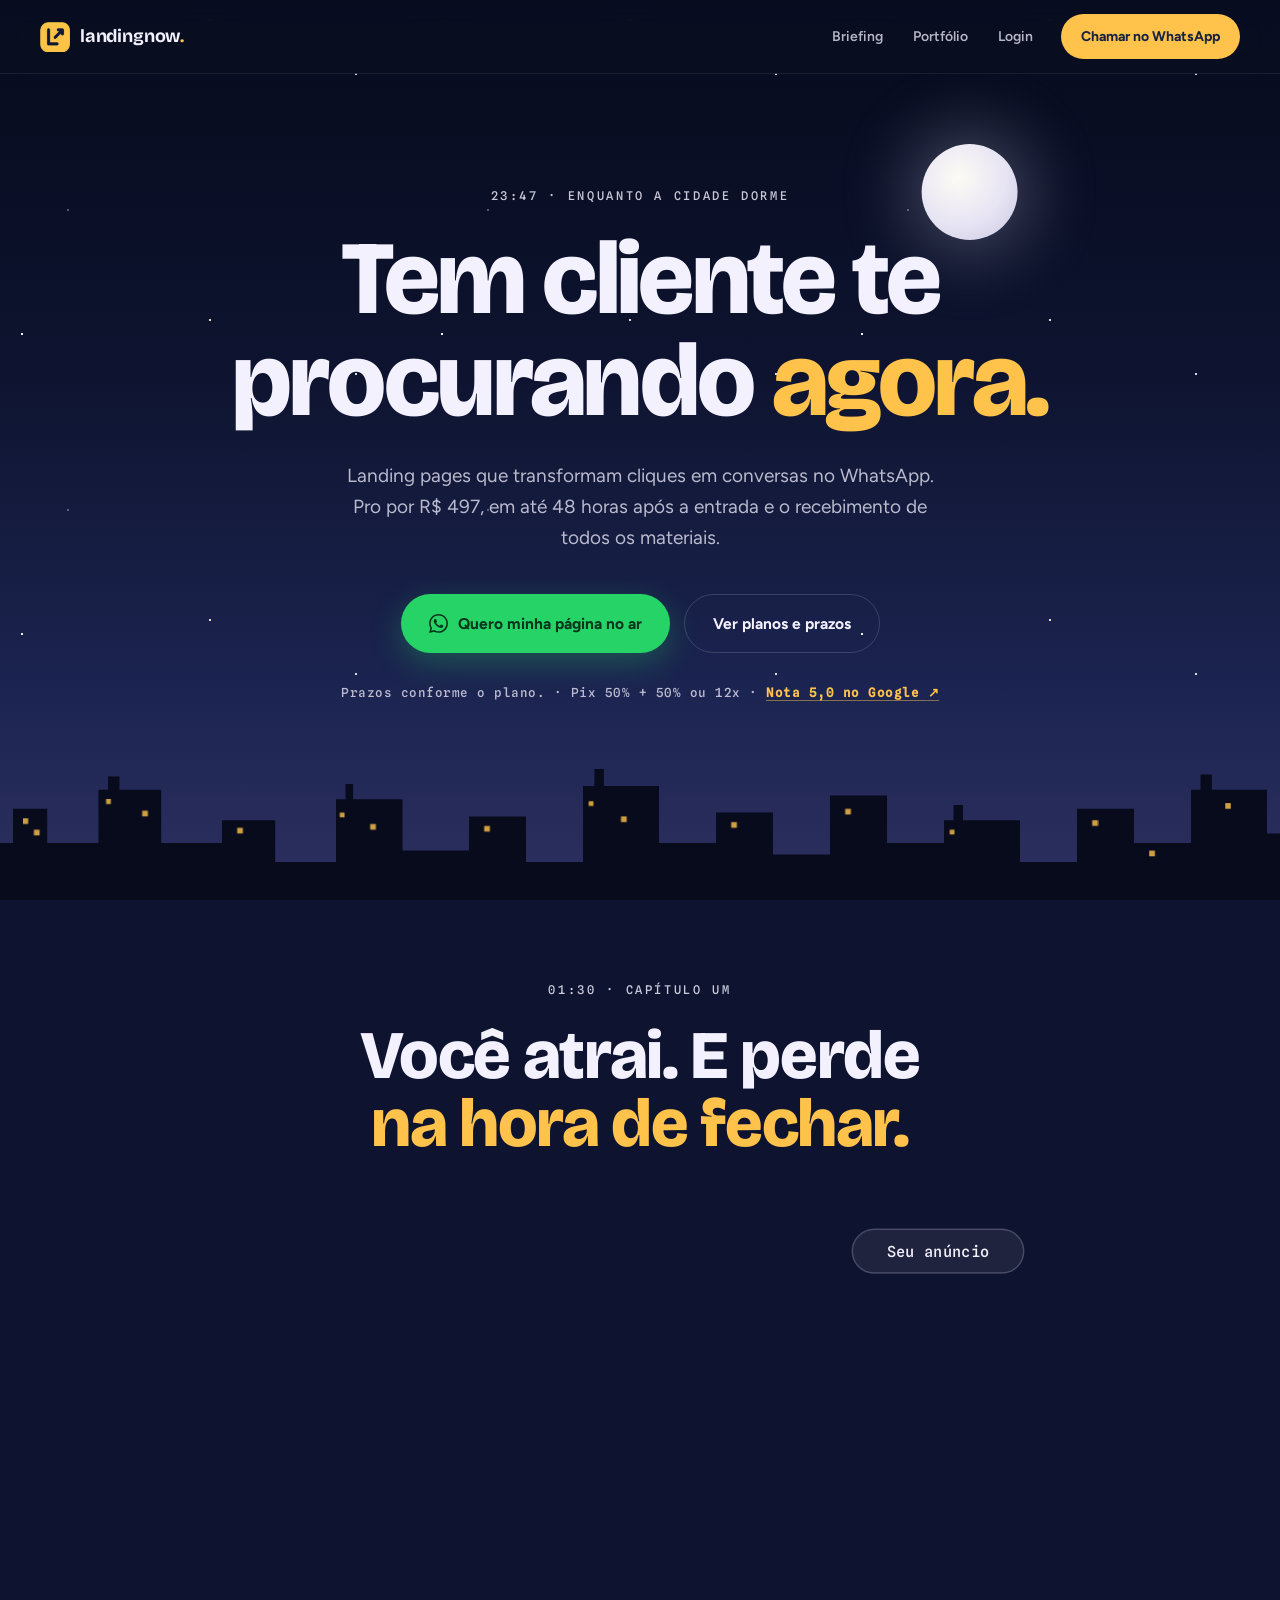
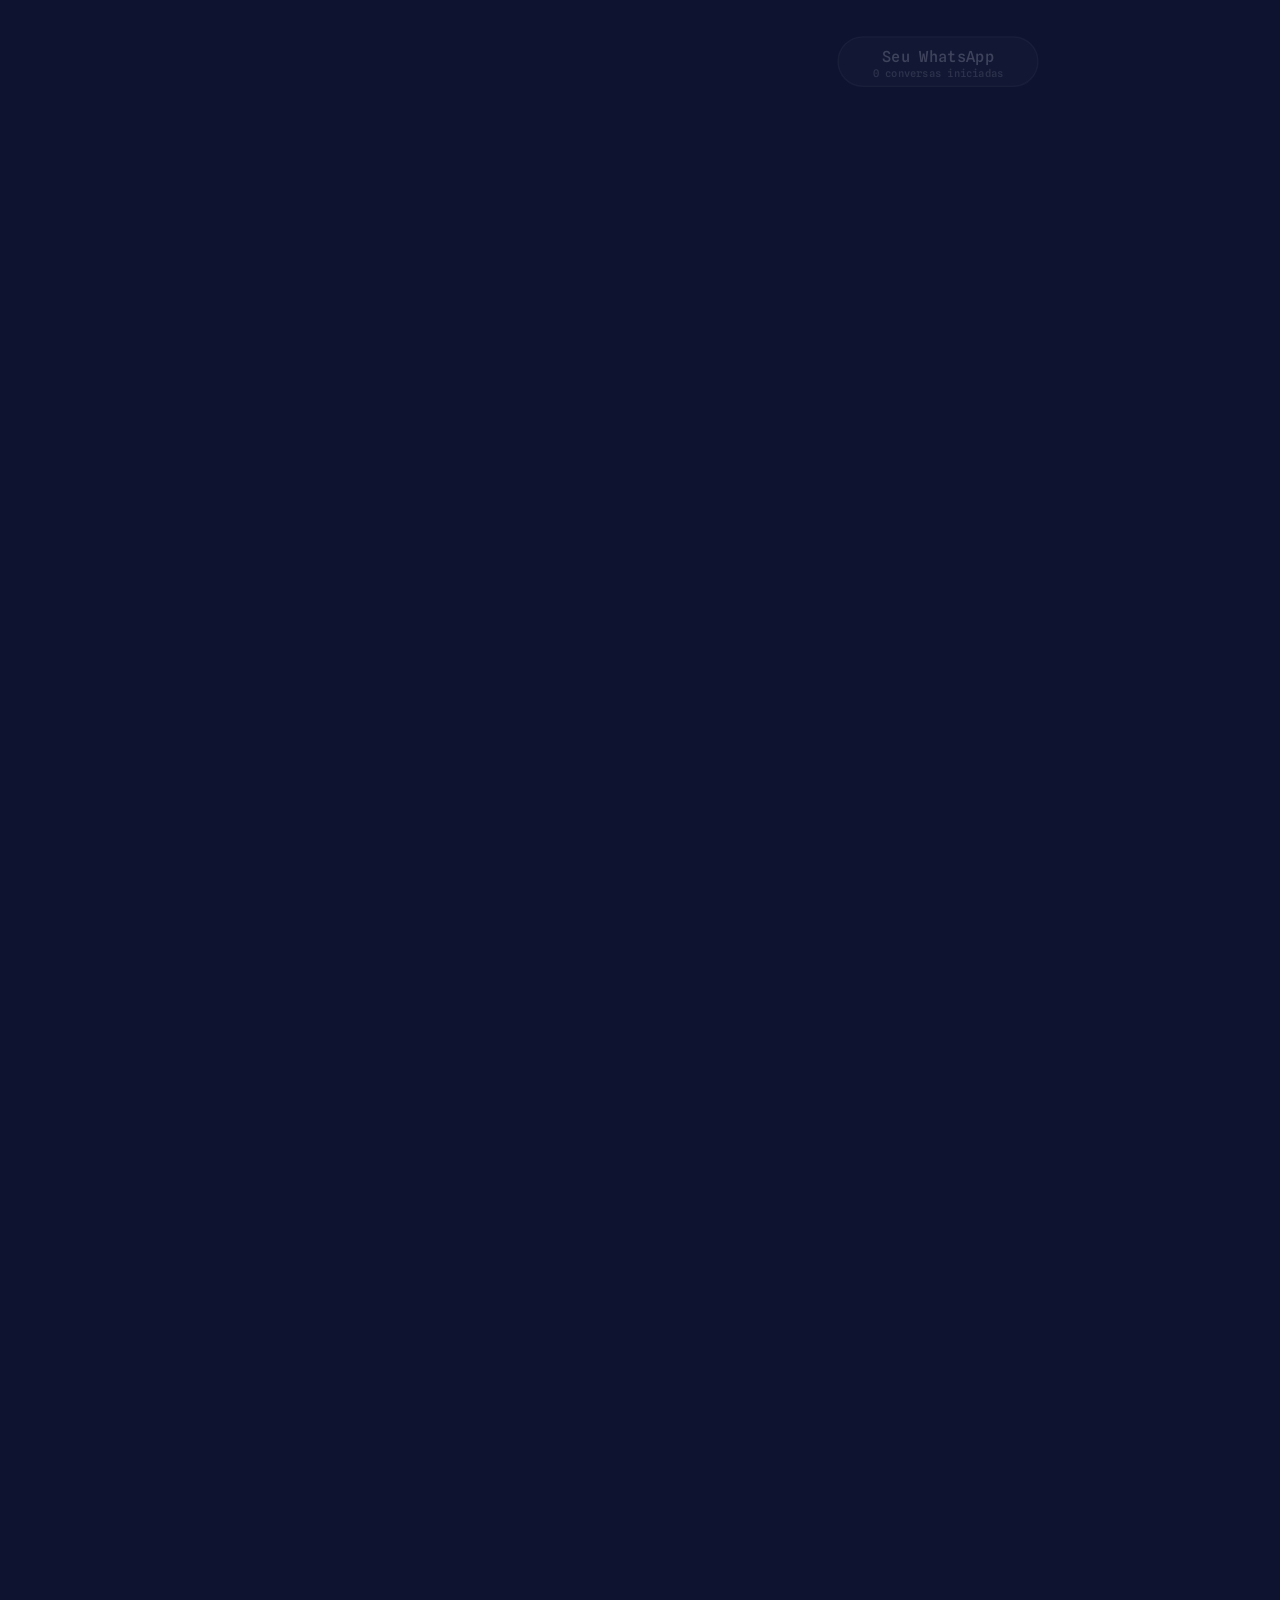
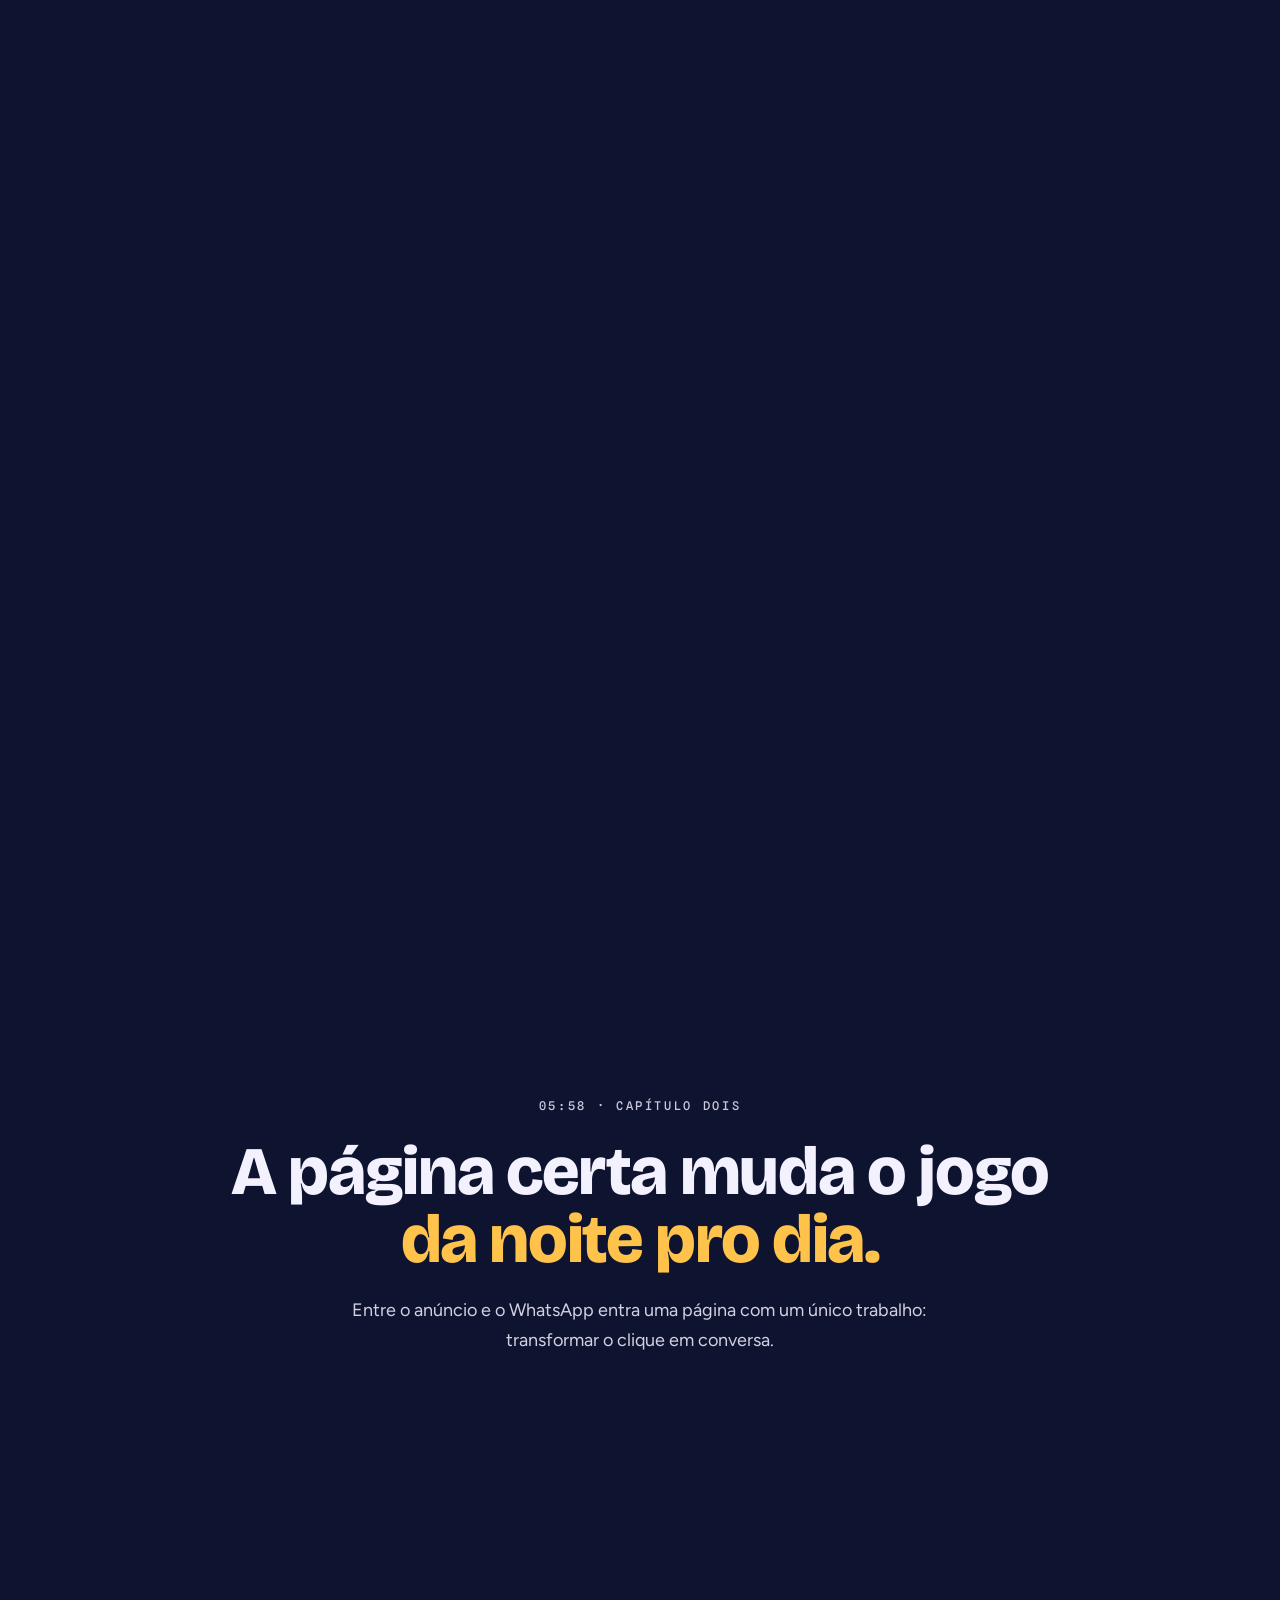
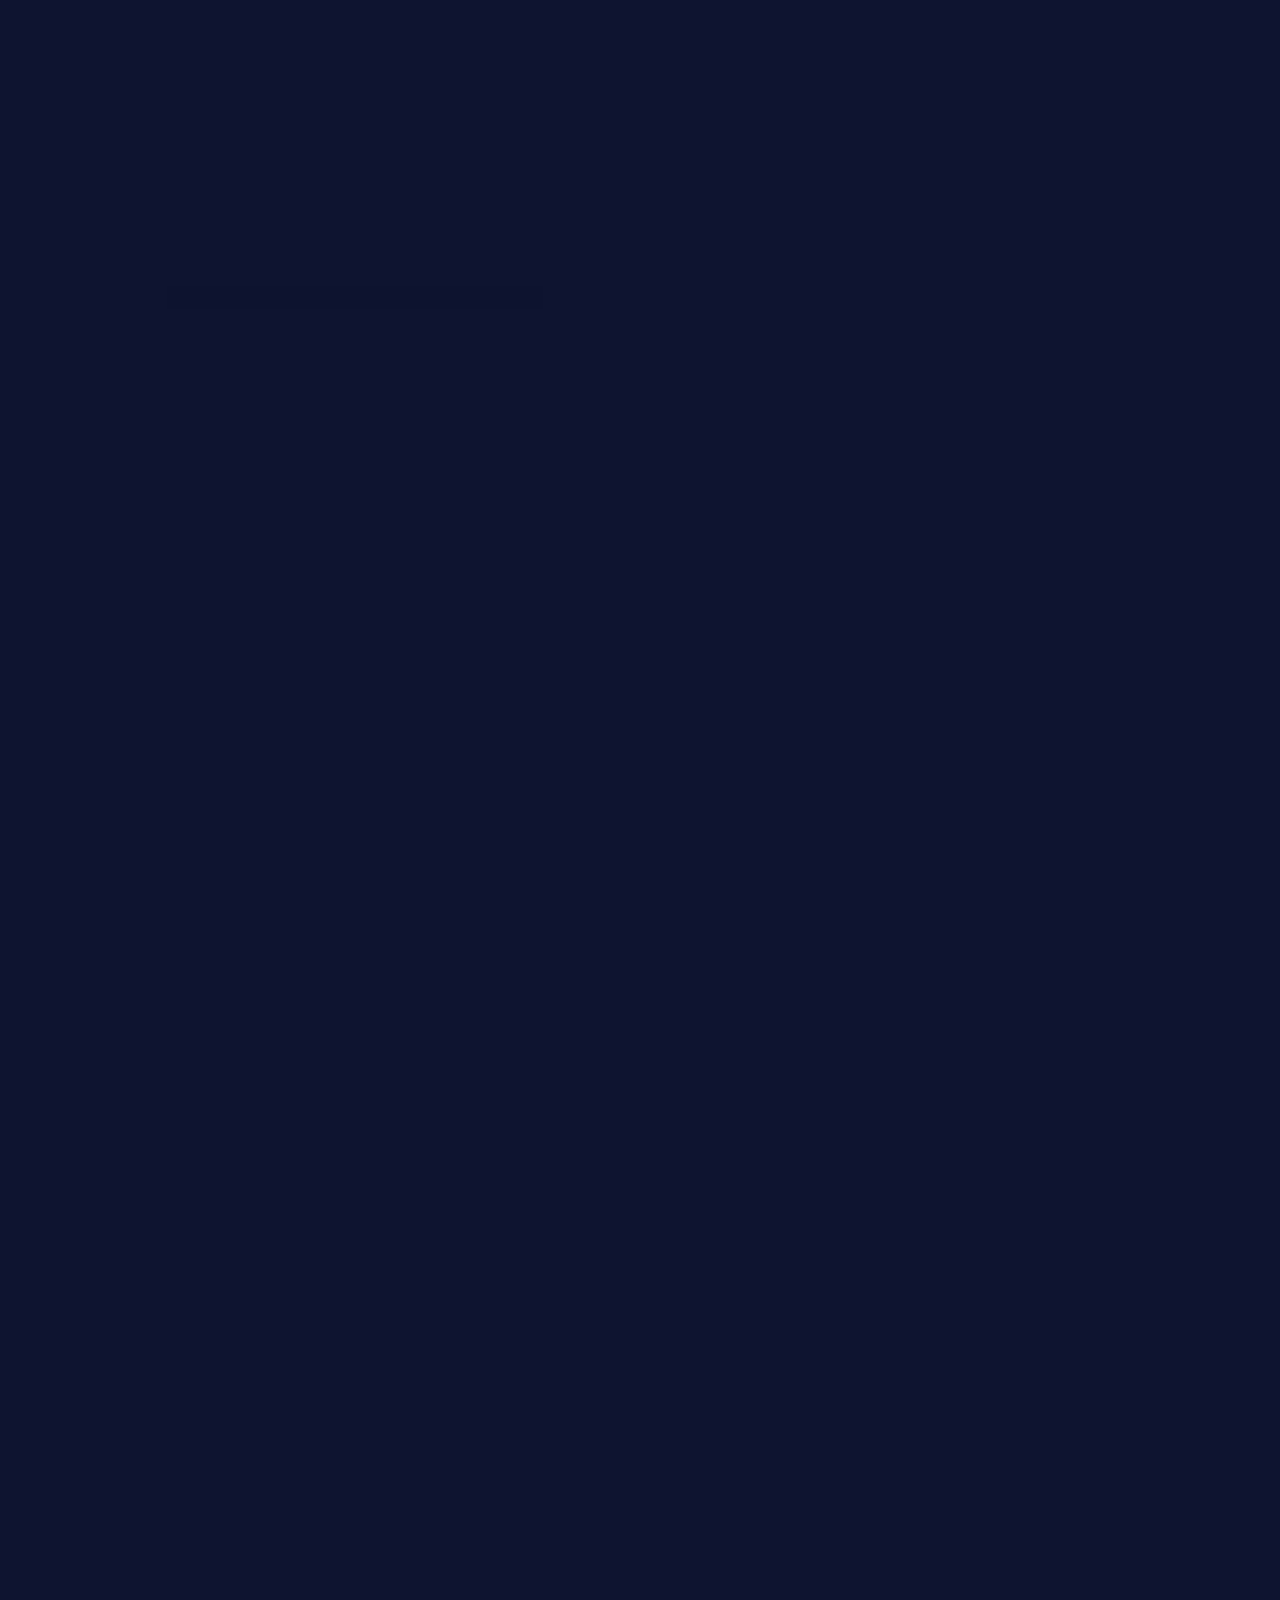
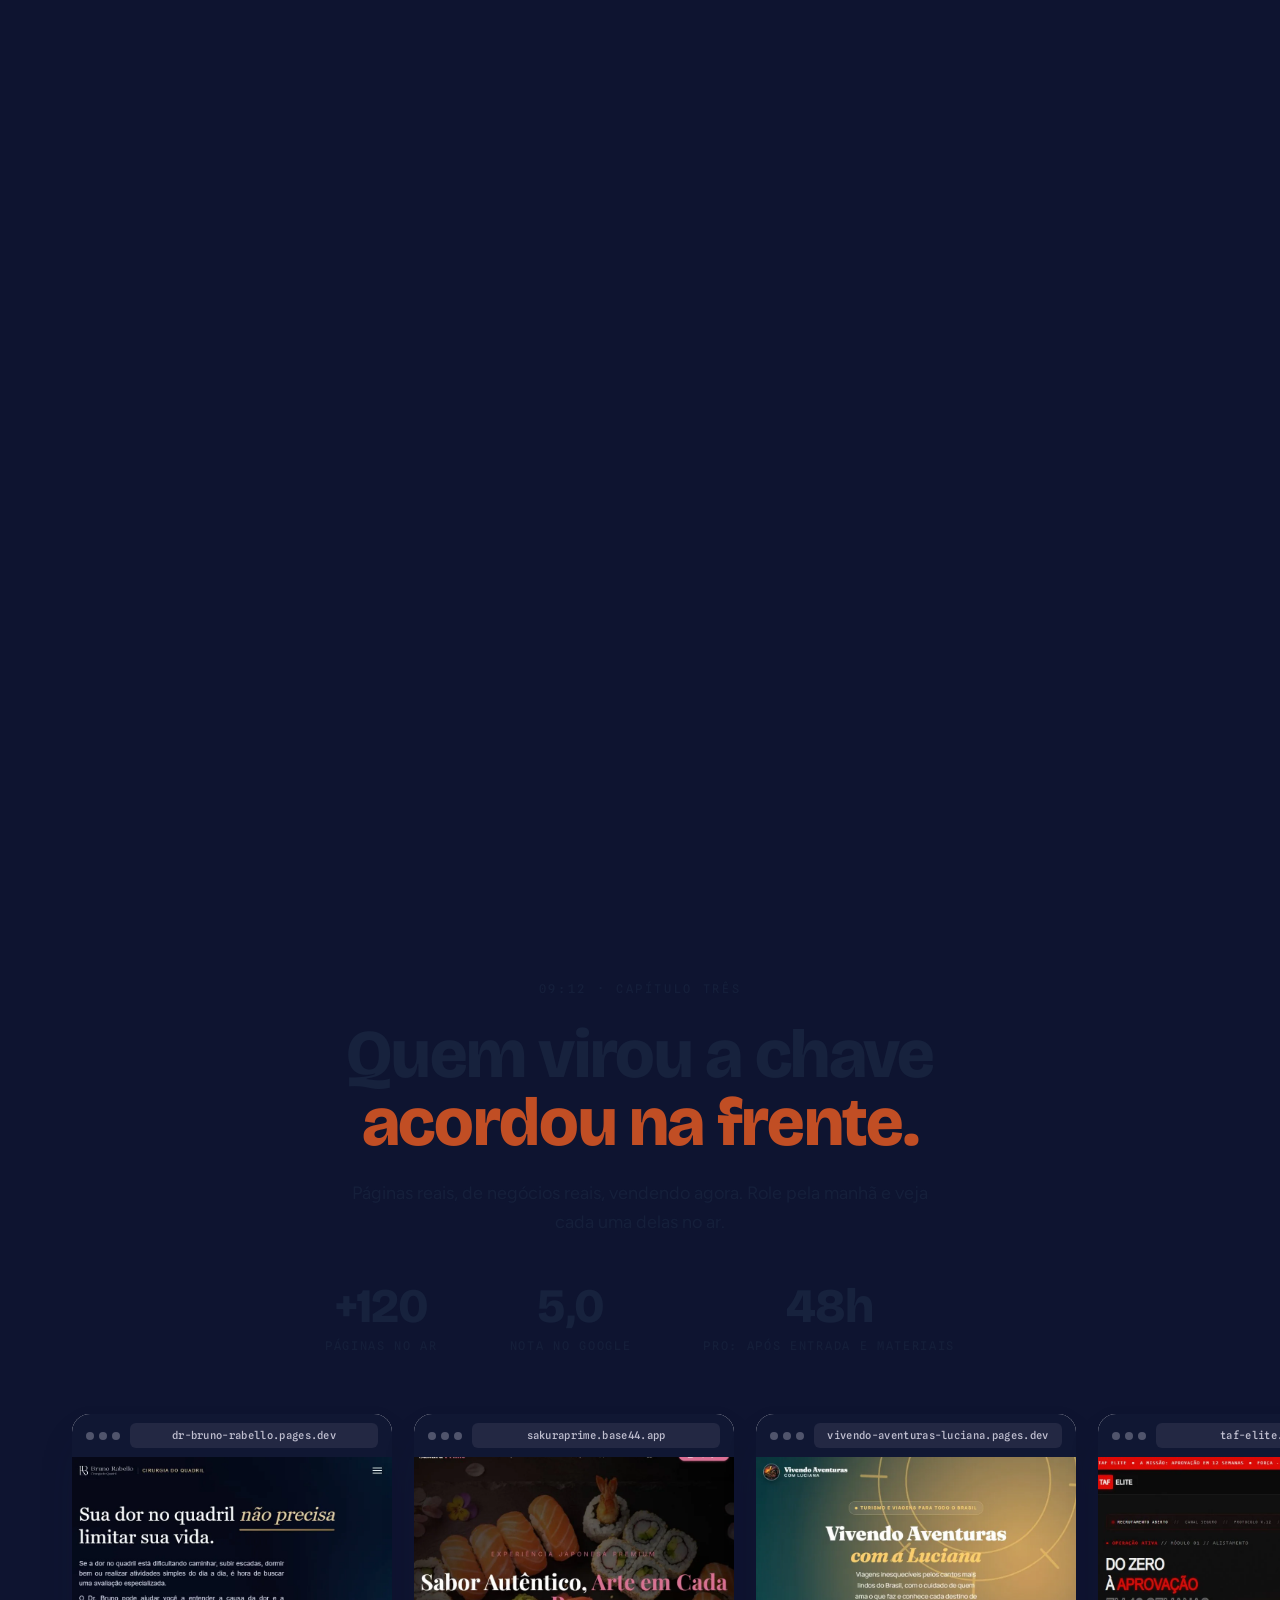
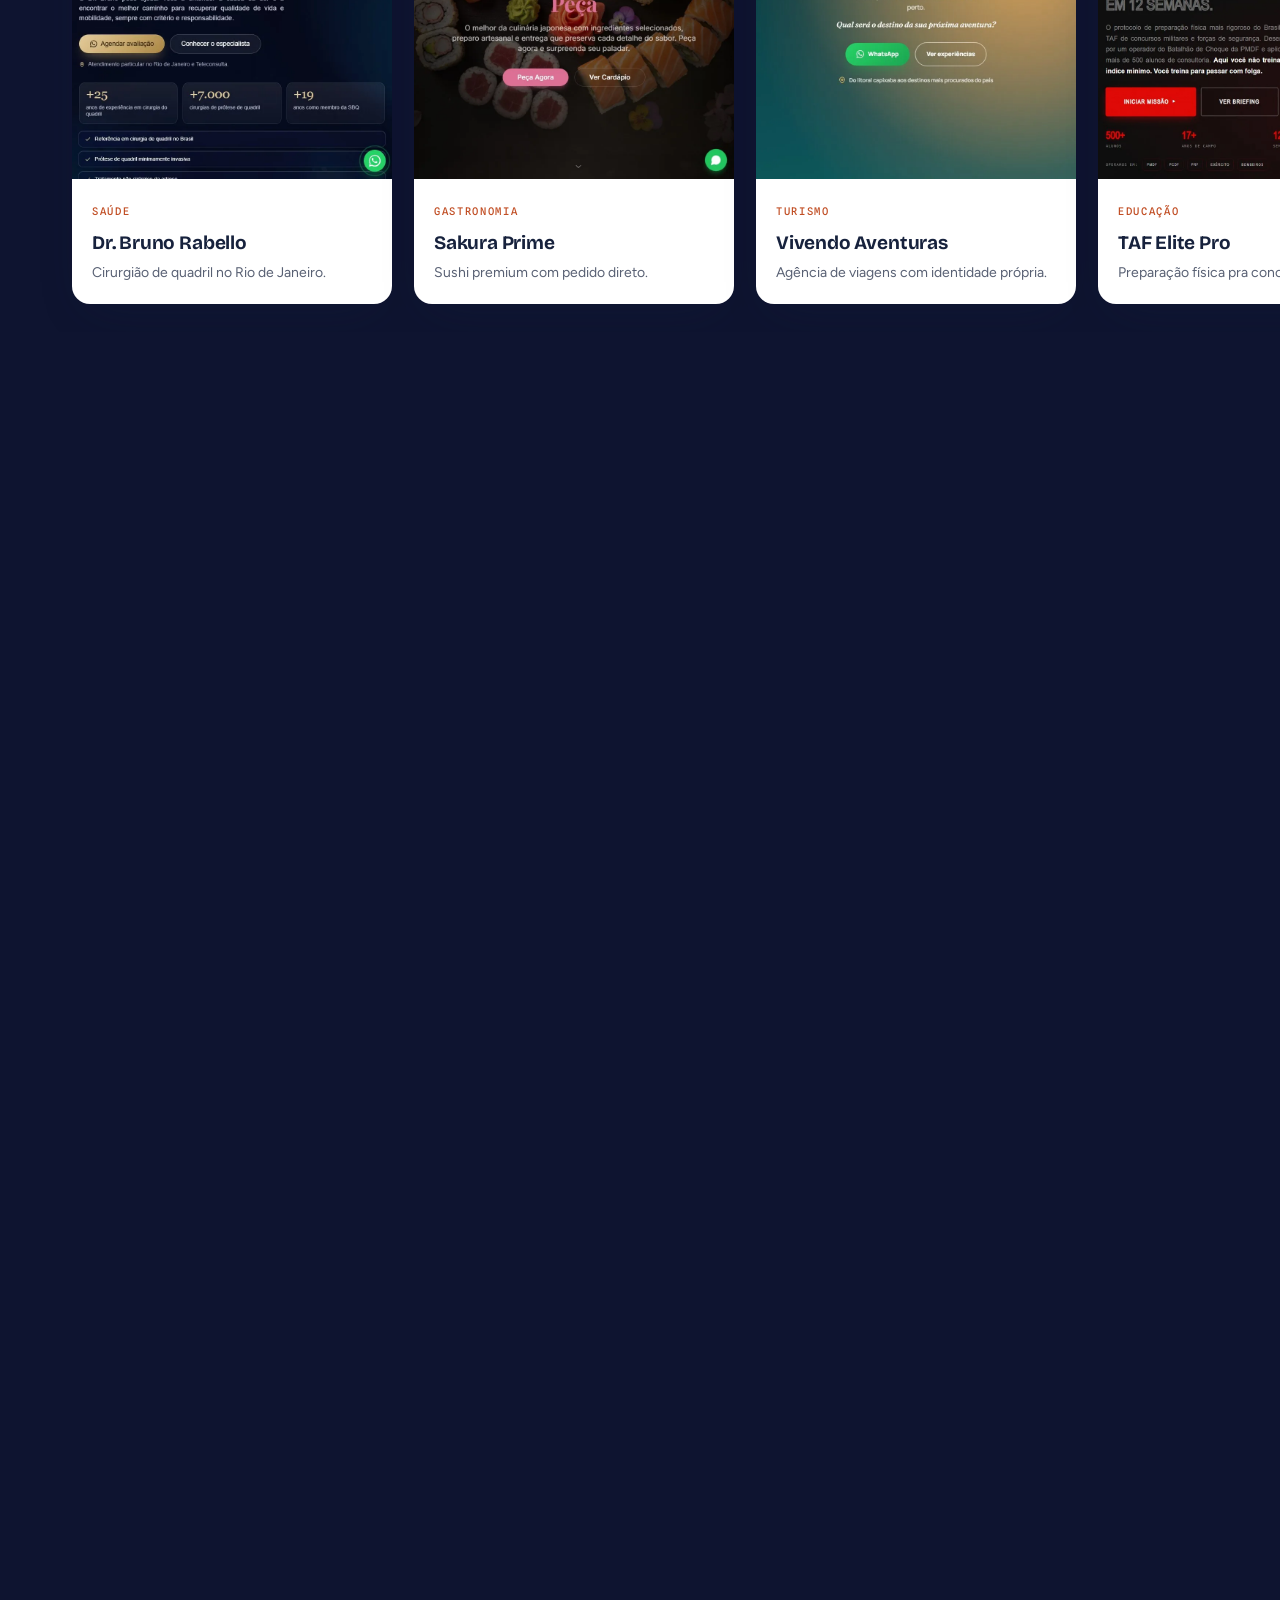
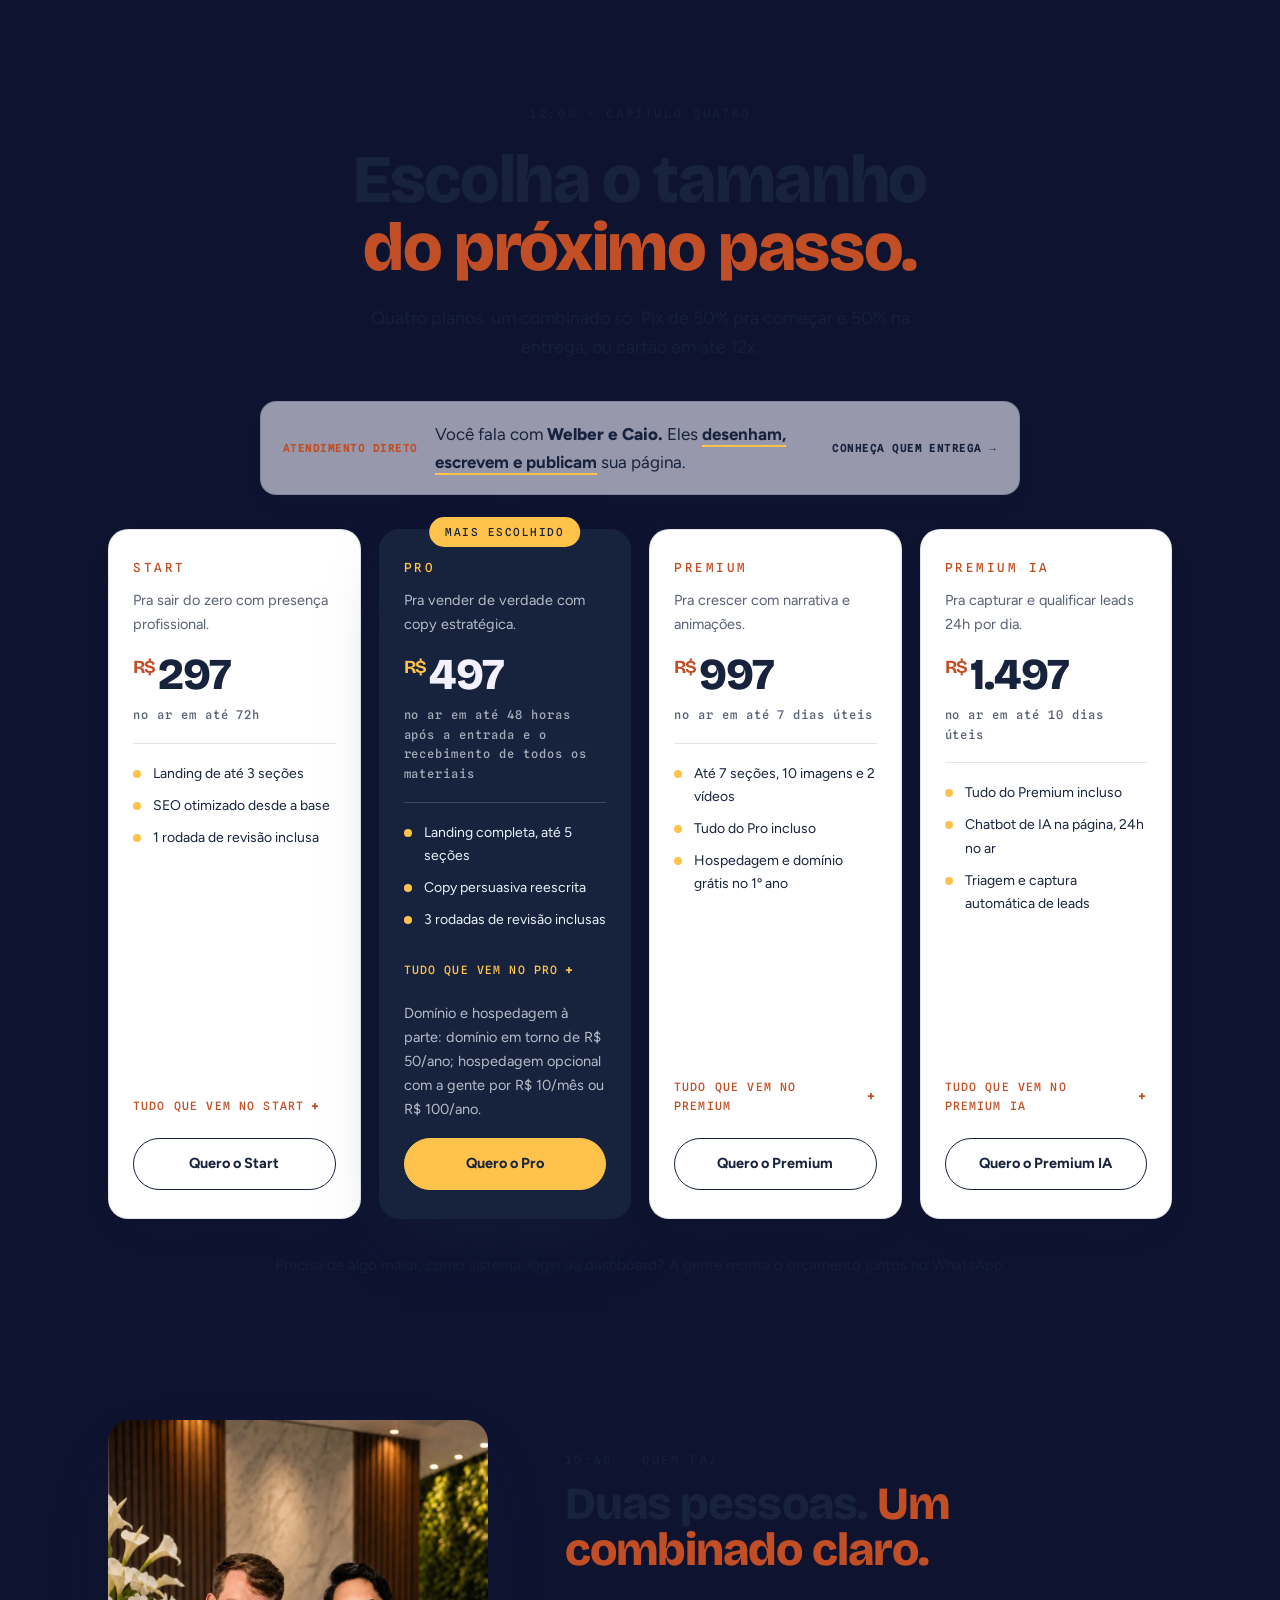
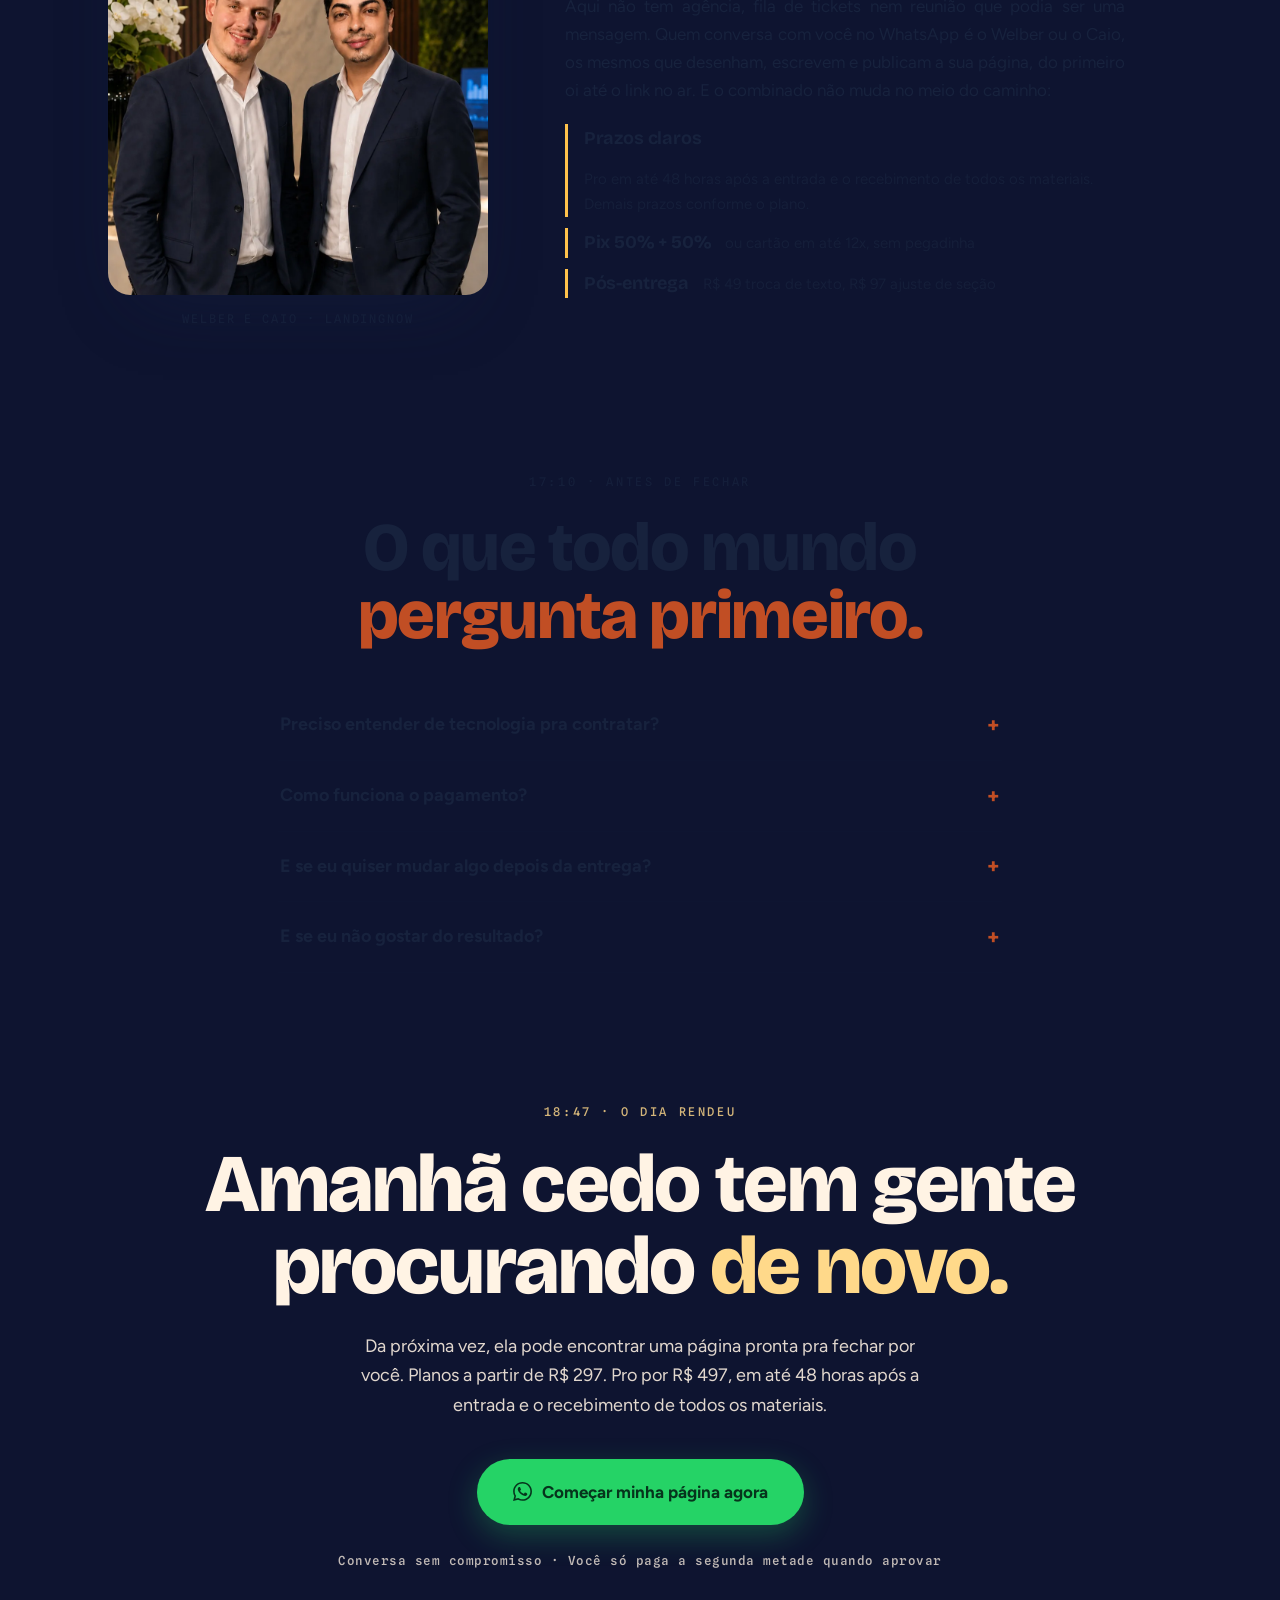
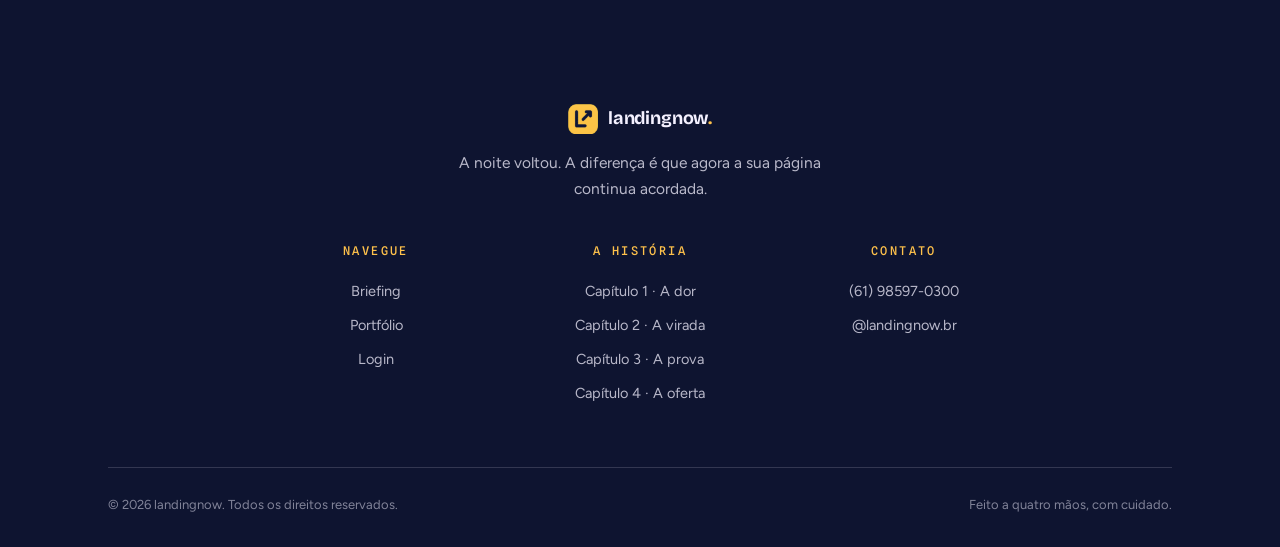
<file: index.html>
<!DOCTYPE html>
<html lang="pt-BR">
<head>
<meta charset="UTF-8">
<meta name="viewport" content="width=device-width, initial-scale=1.0, viewport-fit=cover">
<title>landingnow | A página que muda seu jogo da noite pro dia</title>
<meta name="description" content="Landing pages para pequenos negócios. Pro por R$ 497, em até 48 horas após a entrada e o recebimento de todos os materiais.">
<meta name="theme-color" content="#0E1430">

<link rel="icon" href="/favicon-32.png?v=20260811" type="image/png" sizes="32x32">
<link rel="icon" href="/icon-192.png?v=20260811" type="image/png" sizes="192x192">
<link rel="apple-touch-icon" href="/apple-touch-icon.png?v=20260811" sizes="180x180">
<link rel="manifest" href="/manifest.webmanifest?v=20260811">
<link rel="canonical" href="https://landingnow.com.br/">

<!-- Open Graph -->
<meta property="og:type" content="website">
<meta property="og:url" content="https://landingnow.com.br/">
<meta property="og:site_name" content="landingnow">
<meta property="og:title" content="landingnow | A página que muda seu jogo da noite pro dia">
<meta property="og:description" content="Landing pages para pequenos negócios. Pro por R$ 497, em até 48 horas após a entrada e o recebimento de todos os materiais.">
<meta property="og:image" content="https://landingnow.com.br/og-image.png?v=20260811">
<meta property="og:image:width" content="1200">
<meta property="og:image:height" content="630">
<meta property="og:image:alt" content="landingnow: landing pages para pequenos negócios, Pro por R$ 497">
<meta property="og:locale" content="pt_BR">

<!-- Twitter / X -->
<meta name="twitter:card" content="summary_large_image">
<meta name="twitter:title" content="landingnow | A página que muda seu jogo da noite pro dia">
<meta name="twitter:description" content="Pro por R$ 497, em até 48 horas após a entrada e o recebimento de todos os materiais.">
<meta name="twitter:image" content="https://landingnow.com.br/og-image.png?v=20260811">

<!-- Meta Pixel Code (diferido) -->
<script>
(function(){
  function loadPixel(){
    if(window.__pixelLoaded) return;
    window.__pixelLoaded=true;
    !function(f,b,e,v,n,t,s){
      if(f.fbq)return;n=f.fbq=function(){n.callMethod?
      n.callMethod.apply(n,arguments):n.queue.push(arguments)};
      if(!f._fbq)f._fbq=n;n.push=n;n.loaded=!0;n.version='2.0';
      n.queue=[];t=b.createElement(e);t.async=!0;
      t.src=v;s=b.getElementsByTagName(e)[0];
      s.parentNode.insertBefore(t,s)
    }(window, document,'script','https://connect.facebook.net/en_US/fbevents.js');
    fbq('init', '746976351217041');
    fbq('track', 'PageView');
  }
  if('requestIdleCallback' in window){
    requestIdleCallback(loadPixel,{timeout:3000});
  } else {
    setTimeout(loadPixel,2000);
  }
  ['scroll','mousemove','touchstart','click'].forEach(function(ev){
    window.addEventListener(ev,loadPixel,{once:true,passive:true});
  });
})();
</script>
<noscript><img height="1" width="1" style="display:none"
src="https://www.facebook.com/tr?id=746976351217041&ev=PageView&noscript=1"
/></noscript>
<!-- End Meta Pixel Code -->

<link rel="preload" as="font" type="font/woff2" href="fonts/bricolage-var.woff2" crossorigin>
<link rel="preload" as="font" type="font/woff2" href="fonts/figtree-var.woff2" crossorigin>
<link rel="preload" as="font" type="font/woff2" href="fonts/splinemono-500.woff2" crossorigin>
<link rel="stylesheet" href="styles.css?v=20260811b">
<script defer src="lib/gsap.min.js"></script>
<script defer src="lib/ScrollTrigger.min.js"></script>
<script defer src="app.js?v=20260811b"></script>
<script defer src="config.js?v=20260811"></script>
<script defer src="analytics.js?v=20260811"></script>

<!-- Dados estruturados (somente informações reais do negócio) -->
<script type="application/ld+json">
{
  "@context": "https://schema.org",
  "@graph": [
    {
      "@type": "ProfessionalService",
      "@id": "https://landingnow.com.br/#business",
      "name": "landingnow",
      "description": "Criação de landing pages profissionais para pequenos negócios. Pro por R$ 497, em até 48 horas após a entrada e o recebimento de todos os materiais. Atendimento direto pelo WhatsApp.",
      "url": "https://landingnow.com.br/",
      "telephone": "+5561985970300",
      "image": "https://landingnow.com.br/og-image.png",
      "logo": "https://landingnow.com.br/icon-512.png",
      "address": {
        "@type": "PostalAddress",
        "addressLocality": "Brasília",
        "addressRegion": "DF",
        "addressCountry": "BR"
      },
      "sameAs": ["https://www.instagram.com/landingnow.br/"],
      "priceRange": "R$ 297 a R$ 1.497",
      "founder": [
        { "@type": "Person", "name": "Welber Júnior" },
        { "@type": "Person", "name": "Caio Gomes" }
      ]
    },
    {
      "@type": "WebSite",
      "@id": "https://landingnow.com.br/#website",
      "url": "https://landingnow.com.br/",
      "name": "landingnow",
      "inLanguage": "pt-BR",
      "publisher": { "@id": "https://landingnow.com.br/#business" }
    },
    {
      "@type": "WebPage",
      "@id": "https://landingnow.com.br/#webpage",
      "url": "https://landingnow.com.br/",
      "name": "landingnow | A página que muda seu jogo da noite pro dia",
      "description": "Landing pages para pequenos negócios. Pro por R$ 497, em até 48 horas após a entrada e o recebimento de todos os materiais.",
      "isPartOf": { "@id": "https://landingnow.com.br/#website" },
      "about": { "@id": "https://landingnow.com.br/#business" },
      "primaryImageOfPage": "https://landingnow.com.br/og-image.png",
      "inLanguage": "pt-BR"
    },
    {
      "@type": "Service",
      "@id": "https://landingnow.com.br/#service",
      "serviceType": "Criação de landing pages",
      "provider": { "@id": "https://landingnow.com.br/#business" },
      "areaServed": { "@type": "Country", "name": "Brasil" },
      "hasOfferCatalog": {
        "@type": "OfferCatalog",
        "name": "Planos da landingnow",
        "itemListElement": [
          {
            "@type": "Offer",
            "name": "Start",
            "description": "Landing de até 3 seções, SEO otimizado e 1 rodada de revisão. No ar em até 72h.",
            "price": "297",
            "priceCurrency": "BRL"
          },
          {
            "@type": "Offer",
            "name": "Pro",
            "description": "Landing completa de até 5 seções com copy persuasiva reescrita e 3 rodadas de revisão. Em até 48 horas após a entrada e o recebimento de todos os materiais. Domínio e hospedagem à parte.",
            "price": "497",
            "priceCurrency": "BRL"
          },
          {
            "@type": "Offer",
            "name": "Premium",
            "description": "Até 7 seções com animações, 10 imagens e 2 vídeos, hospedagem e domínio grátis no primeiro ano. Em até 7 dias úteis.",
            "price": "997",
            "priceCurrency": "BRL"
          },
          {
            "@type": "Offer",
            "name": "Premium IA",
            "description": "Tudo do Premium mais chatbot de IA 24h com triagem e captura automática de leads. Em até 10 dias úteis.",
            "price": "1497",
            "priceCurrency": "BRL"
          }
        ]
      }
    },
    {
      "@type": "FAQPage",
      "@id": "https://landingnow.com.br/#faq",
      "mainEntity": [
        {
          "@type": "Question",
          "name": "Preciso entender de tecnologia pra contratar?",
          "acceptedAnswer": {
            "@type": "Answer",
            "text": "Não. A landingnow orienta você e cuida da configuração técnica conforme o plano. No Start, você envia os textos; do Pro em diante, a equipe reescreve a copy. No Start e no Pro, domínio e hospedagem são à parte: domínio em torno de R$ 50 por ano e hospedagem opcional com a equipe por R$ 10 por mês ou R$ 100 por ano. Premium e Premium IA incluem domínio e hospedagem no primeiro ano."
          }
        },
        {
          "@type": "Question",
          "name": "Como funciona o pagamento?",
          "acceptedAnswer": {
            "@type": "Answer",
            "text": "Pix de 50% pra iniciar e 50% somente na entrega, depois que você aprovar o resultado, ou cartão em até 12x. Tudo combinado por escrito no próprio WhatsApp."
          }
        },
        {
          "@type": "Question",
          "name": "E se eu quiser mudar algo depois da entrega?",
          "acceptedAnswer": {
            "@type": "Answer",
            "text": "Durante a produção, as revisões do seu plano já estão inclusas. Depois da entrega, os ajustes ficam sob demanda: R$ 49 por troca de texto e R$ 97 por ajuste em uma seção."
          }
        },
        {
          "@type": "Question",
          "name": "E se eu não gostar do resultado?",
          "acceptedAnswer": {
            "@type": "Answer",
            "text": "No Pix, você aprova antes de pagar a segunda metade. Se não aprovar o resultado após as revisões inclusas no plano, a landingnow devolve 100% do valor pago, mediante devolução dos arquivos e não publicação da página, conforme o contrato."
          }
        }
      ]
    }
  ]
}
</script>
</head>
<body>

<!-- Simbolo do logo -->
<svg width="0" height="0" style="position:absolute" aria-hidden="true">
  <defs>
    <symbol id="zapIcon" viewBox="0 0 24 24">
      <path d="M.057 24l1.687-6.163c-1.041-1.804-1.588-3.849-1.587-5.946.003-6.556 5.338-11.891 11.893-11.891 3.181.001 6.167 1.24 8.413 3.488 2.245 2.248 3.481 5.236 3.48 8.414-.003 6.557-5.338 11.892-11.893 11.892-1.99-.001-3.951-.5-5.688-1.448l-6.305 1.654zm6.597-3.807c1.676.995 3.276 1.591 5.392 1.592 5.448 0 9.886-4.434 9.889-9.885.002-5.462-4.415-9.89-9.881-9.892-5.452 0-9.887 4.434-9.889 9.884-.001 2.225.651 3.891 1.746 5.634l-.999 3.648 3.742-.981zm11.387-5.464c-.074-.124-.272-.198-.57-.347-.297-.149-1.758-.868-2.031-.967-.272-.099-.47-.149-.669.149-.198.297-.768.967-.941 1.165-.173.198-.347.223-.644.074-.297-.149-1.255-.462-2.39-1.475-.883-.788-1.48-1.761-1.653-2.059-.173-.297-.018-.458.13-.606.134-.133.297-.347.446-.521.151-.172.2-.296.3-.495.099-.198.05-.372-.025-.521-.075-.148-.669-1.611-.916-2.206-.242-.579-.487-.501-.669-.51l-.57-.01c-.198 0-.52.074-.792.372s-1.04 1.016-1.04 2.479 1.065 2.876 1.213 3.074c.149.198 2.095 3.2 5.076 4.487.709.306 1.263.489 1.694.626.712.226 1.36.194 1.872.118.571-.085 1.758-.719 2.006-1.413.248-.694.248-1.289.173-1.413z"/>
    </symbol>
  </defs>
</svg>

<!-- CEU CONTINUO (a viagem da noite pro dia) -->
<div class="sky" aria-hidden="true">
  <div class="sky-layer sky-night" id="skyNight"></div>
  <div class="sky-layer sky-dawn" id="skyDawn"></div>
  <div class="sky-layer sky-day" id="skyDay"></div>
  <div class="sky-layer sky-dusk" id="skyDusk"></div>
  <div class="stars" id="stars"></div>
  <div class="clouds" id="clouds">
    <span class="cloud cloud-a"></span>
    <span class="cloud cloud-b"></span>
    <span class="cloud cloud-c"></span>
  </div>
  <div class="astro" id="astro">
    <span class="astro-disc astro-lua" id="lua"></span>
    <span class="astro-disc astro-sol" id="sol"></span>
  </div>
  <div class="horizon">
    <svg class="horizon-svg" viewBox="0 0 1440 180" preserveAspectRatio="xMidYMax slice" aria-hidden="true">
      <path id="skylinePath" d="M0,180 L0,120 L60,120 L60,84 L96,84 L96,120 L150,120 L150,64 L160,64 L160,50 L172,50 L172,64 L216,64 L216,120 L280,120 L280,96 L336,96 L336,140 L400,140 L400,74 L410,74 L410,58 L418,58 L418,74 L470,74 L470,128 L540,128 L540,92 L600,92 L600,140 L660,140 L660,60 L672,60 L672,42 L682,42 L682,60 L740,60 L740,120 L800,120 L800,88 L860,88 L860,132 L920,132 L920,70 L980,70 L980,120 L1040,120 L1040,96 L1050,96 L1050,80 L1060,80 L1060,96 L1120,96 L1120,140 L1180,140 L1180,84 L1240,84 L1240,120 L1300,120 L1300,64 L1310,64 L1310,48 L1322,48 L1322,64 L1380,64 L1380,110 L1440,110 L1440,180 Z"/>
      <g class="horizon-windows">
        <rect x="70" y="94" width="6" height="6"/><rect x="82" y="106" width="6" height="6"/>
        <rect x="158" y="74" width="5" height="5"/><rect x="196" y="86" width="6" height="6"/>
        <rect x="296" y="104" width="6" height="6"/><rect x="404" y="88" width="5" height="5"/>
        <rect x="436" y="100" width="6" height="6"/><rect x="556" y="102" width="6" height="6"/>
        <rect x="666" y="76" width="5" height="5"/><rect x="700" y="92" width="6" height="6"/>
        <rect x="816" y="98" width="6" height="6"/><rect x="936" y="84" width="6" height="6"/>
        <rect x="1046" y="106" width="5" height="5"/><rect x="1196" y="96" width="6" height="6"/>
        <rect x="1256" y="128" width="6" height="6"/><rect x="1336" y="78" width="6" height="6"/>
      </g>
    </svg>
  </div>
</div>

<!-- NAV -->
<nav class="nav" aria-label="Navegação principal">
  <div class="nav-inner">
    <a href="#topo" class="brand" aria-label="landingnow, voltar ao topo">
      <img class="brand-mark" src="/assets/marca.png?v=20260811" alt="" width="96" height="96" decoding="async">
      <span class="brand-name">landingnow<span class="brand-dot">.</span></span>
    </a>
    <button class="nav-toggle" id="nav-menu-toggle" type="button" aria-controls="primary-navigation" aria-expanded="false">
      <span class="sr-only">Abrir menu</span>
      <span class="nav-toggle-lines" aria-hidden="true"><i></i><i></i><i></i></span>
    </button>
    <div class="nav-links" id="primary-navigation">
      <a class="nav-link" href="/briefing">Briefing</a>
      <a class="nav-link" href="/portfolio">Portfólio</a>
      <a class="nav-link" href="/painel">Login</a>
      <a class="nav-cta" href="https://wa.me/5561985970300?text=Ol%C3%A1!%20Vi%20a%20hist%C3%B3ria%20da%20landingnow%20e%20quero%20a%20minha%20p%C3%A1gina">Chamar no WhatsApp</a>
    </div>
  </div>
</nav>

<main id="main">

<!-- PROLOGO / HERO -->
<header class="ch ch-hero" id="topo" data-phase="night">
  <div class="ch-frame">
    <p class="stamp">23:47 · enquanto a cidade dorme</p>
    <h1 class="hero-title">Tem cliente te<br>procurando <em>agora.</em></h1>
    <p class="hero-lead">Landing pages que transformam cliques em conversas no WhatsApp. Pro por R$ 497, em até 48 horas após a entrada e o recebimento de todos os materiais.</p>
    <div class="hero-ctas">
      <a class="btn btn-zap" href="https://wa.me/5561985970300?text=Ol%C3%A1!%20Vi%20a%20hist%C3%B3ria%20da%20landingnow%20e%20quero%20a%20minha%20p%C3%A1gina">
        <svg class="btn-ico" aria-hidden="true"><use href="#zapIcon"/></svg>
        Quero minha página no ar
      </a>
      <a class="btn btn-ghost" href="#oferta">Ver planos e prazos</a>
    </div>
    <p class="hero-facts">
      <span class="hero-facts-desktop">Prazos conforme o plano. · Pix 50% + 50% ou 12x · </span>
      <span class="hero-facts-mobile">Pix 50% + 50% · </span><a class="google-proof" href="https://share.google/kcG03yAl2QiHq6T3Y" target="_blank" rel="noopener" aria-label="Ver nota 5,0 da LandingNow no Google">Nota 5,0 no Google <span aria-hidden="true">↗</span></a>
    </p>
  </div>
  <div class="scroll-cue" aria-hidden="true">
    <span class="scroll-cue-text">role, a noite passa</span>
    <span class="scroll-cue-bar"><span class="scroll-cue-dot"></span></span>
  </div>
</header>

<!-- CAPITULO 1: A DOR -->
<section class="ch ch-dor" id="dor" data-phase="night" aria-label="Capítulo 1: a dor">
  <div class="ch-frame dor-frame">
    <div class="ch-head">
      <p class="stamp">01:30 · capítulo um</p>
      <h2 class="ch-title">Você atrai. E perde<br><em>na hora de fechar.</em></h2>
    </div>
    <div class="dor-stage">
      <div class="dor-beats">
        <div class="dor-beat" data-beat="1">
          <h3>O anúncio funciona. O clique acontece.</h3>
          <p class="prose">Você paga pra aparecer e o cliente chega curioso, com o problema na mão e disposição pra resolver. Até aqui, o investimento está fazendo a parte dele.</p>
        </div>
        <div class="dor-beat" data-beat="2">
          <h3>Mas o clique cai num lugar que não conduz.</h3>
          <p class="prose">Perfil desorganizado, link genérico, site lento no celular. O interesse esfria em poucos segundos, e ninguém aparece pra te avisar do que acabou de escapar.</p>
        </div>
        <div class="dor-beat" data-beat="3">
          <h3>E a venda morre em silêncio.</h3>
          <p class="prose">Essa perda não entra em relatório nenhum: é o cliente que ia fechar com você e terminou comprando de quem apresentou melhor a mesma solução.</p>
        </div>
      </div>
      <div class="dor-mobile-story" aria-label="O caminho do anúncio até a conversa perdida">
        <div class="dor-mobile-step">
          <span>01</span>
          <strong>O anúncio chama</strong>
          <small>O cliente clica interessado.</small>
        </div>
        <div class="dor-mobile-line" aria-hidden="true"></div>
        <div class="dor-mobile-step">
          <span>02</span>
          <strong>Ele quer resolver agora</strong>
          <small>Mas encontra um link que não conduz.</small>
        </div>
        <div class="dor-mobile-line dor-mobile-line-lost" aria-hidden="true"></div>
        <div class="dor-mobile-result">
          <span>Sem página, a conversa não acontece</span>
          <strong><b>0</b> conversas iniciadas</strong>
        </div>
      </div>
      <div class="dor-scene" aria-hidden="true">
        <svg class="dor-svg" viewBox="0 0 420 540">
          <g class="dor-chip dor-chip-top">
            <rect x="120" y="16" width="180" height="46" rx="23"/>
            <text x="210" y="45" text-anchor="middle">Seu anúncio</text>
          </g>
          <path class="dor-click-path" d="M210 76V136"/>
          <circle class="dor-click" cx="210" cy="104" r="8"/>
          <g class="dor-page-missing">
            <rect x="58" y="144" width="304" height="142" rx="18"/>
            <rect class="dor-page-bar" x="58" y="144" width="304" height="34" rx="18"/>
            <circle cx="80" cy="161" r="3"/><circle cx="92" cy="161" r="3"/><circle cx="104" cy="161" r="3"/>
            <text class="dor-page-label" x="210" y="211" text-anchor="middle">Sua página</text>
            <text class="dor-page-empty" x="210" y="239" text-anchor="middle">Sem uma página, o interesse</text>
            <text class="dor-page-empty" x="210" y="260" text-anchor="middle">não encontra um próximo passo.</text>
          </g>
          <path class="dor-route-break" d="M210 286V326 M210 368V422"/>
          <path class="dor-route-x" d="M196 334l28 28m0-28l-28 28"/>
          <g class="dor-chip dor-chip-bottom">
            <rect x="105" y="432" width="210" height="52" rx="26"/>
            <text x="210" y="458" text-anchor="middle">Seu WhatsApp</text>
            <text class="dor-chip-sub" x="210" y="474" text-anchor="middle">0 conversas iniciadas</text>
          </g>
        </svg>
        <p class="dor-counter" aria-hidden="true"><span id="dorNum">0</span> clique perdido antes da conversa</p>
      </div>
    </div>
  </div>
</section>

<!-- CAPITULO 2: A VIRADA -->
<section class="ch ch-virada" id="virada" data-phase="dawn" aria-label="Capítulo 2: a virada">
  <div class="ch-frame virada-frame">
    <div class="ch-head">
      <p class="stamp">05:58 · capítulo dois</p>
      <h2 class="ch-title">A página certa muda o jogo<br><em>da noite pro dia.</em></h2>
      <p class="ch-sub">Entre o anúncio e o WhatsApp entra uma página com um único trabalho: transformar o clique em conversa.</p>
    </div>
    <div class="virada-stage">
      <div class="mock" aria-hidden="true">
        <div class="mock-bar">
          <span class="mock-dot"></span><span class="mock-dot"></span><span class="mock-dot"></span>
          <span class="mock-url">suapagina.com.br</span>
        </div>
        <div class="mock-screen">
          <span class="mock-pill">Sua promessa em uma linha</span>
          <span class="mock-line mock-line-a"></span>
          <span class="mock-line mock-line-b"></span>
          <span class="mock-text"></span>
          <span class="mock-text mock-text-short"></span>
          <span class="mock-cta">Chamar no WhatsApp</span>
          <span class="mock-badges"><i>★ 5,0</i><i>Pro em até 48h</i></span>
          <span class="mock-shade"></span>
        </div>
      </div>
      <ul class="virada-list">
        <li class="virada-item">
          <strong>Um objetivo só</strong>
          <span>Cada bloco empurra o visitante pra mesma ação: a conversa no seu WhatsApp.</span>
        </li>
        <li class="virada-item">
          <strong>Rápida em qualquer celular</strong>
          <span>Feita pra rede móvel do mundo real e pro cliente sem paciência.</span>
        </li>
        <li class="virada-item">
          <strong>Visual que sustenta o seu preço</strong>
          <span>Design sob medida que passa segurança antes de você dizer o valor.</span>
        </li>
        <li class="virada-item">
          <strong>Texto que conduz até o sim</strong>
          <span>Copy que responde a objeção antes de ela travar a venda.</span>
        </li>
      </ul>
    </div>
  </div>
</section>

<!-- CAPITULO 3: A PROVA -->
<section class="ch ch-prova" id="prova" data-phase="day" aria-label="Capítulo 3: a prova">
  <div class="prova-inner">
    <div class="ch-head">
      <p class="stamp">09:12 · capítulo três</p>
      <h2 class="ch-title">Quem virou a chave<br><em>acordou na frente.</em></h2>
      <p class="ch-sub">Páginas reais, de negócios reais, vendendo agora. Role pela manhã e veja cada uma delas no ar.</p>
    </div>
    <div class="prova-stats">
      <div class="stat"><strong>+120</strong><span>páginas no ar</span></div>
      <div class="stat"><strong>5,0</strong><span>nota no Google</span></div>
      <div class="stat"><strong>48h</strong><span>Pro: após entrada e materiais</span></div>
    </div>
    <div class="cases-viewport">
      <div class="cases-track">
        <a class="case-card" href="https://dr-bruno-rabello.pages.dev" target="_blank" rel="noopener">
          <span class="case-bar"><span class="case-dots" aria-hidden="true"><i></i><i></i><i></i></span><span class="case-url">dr-bruno-rabello.pages.dev</span></span>
          <span class="case-shot"><img src="assets/cases/dr-bruno-rabello.webp" alt="Landing page do Dr. Bruno Rabello" loading="lazy" decoding="async" width="880" height="880"></span>
          <span class="case-meta"><span class="case-tag">Saúde</span><span class="case-name">Dr. Bruno Rabello</span><span class="case-desc">Cirurgião de quadril no Rio de Janeiro.</span></span>
        </a>
        <a class="case-card" href="https://sakuraprime.base44.app" target="_blank" rel="noopener">
          <span class="case-bar"><span class="case-dots" aria-hidden="true"><i></i><i></i><i></i></span><span class="case-url">sakuraprime.base44.app</span></span>
          <span class="case-shot"><img src="assets/cases/sakuraprime.webp" alt="Landing page do restaurante Sakura Prime" loading="lazy" decoding="async" width="880" height="880"></span>
          <span class="case-meta"><span class="case-tag">Gastronomia</span><span class="case-name">Sakura Prime</span><span class="case-desc">Sushi premium com pedido direto.</span></span>
        </a>
        <a class="case-card" href="https://vivendo-aventuras-luciana.pages.dev" target="_blank" rel="noopener">
          <span class="case-bar"><span class="case-dots" aria-hidden="true"><i></i><i></i><i></i></span><span class="case-url">vivendo-aventuras-luciana.pages.dev</span></span>
          <span class="case-shot"><img src="assets/cases/vivendo-aventuras-luciana.webp" alt="Landing page da agência Vivendo Aventuras com Luciana" loading="lazy" decoding="async" width="880" height="880"></span>
          <span class="case-meta"><span class="case-tag">Turismo</span><span class="case-name">Vivendo Aventuras</span><span class="case-desc">Agência de viagens com identidade própria.</span></span>
        </a>
        <a class="case-card" href="https://taf-elite.pages.dev" target="_blank" rel="noopener">
          <span class="case-bar"><span class="case-dots" aria-hidden="true"><i></i><i></i><i></i></span><span class="case-url">taf-elite.pages.dev</span></span>
          <span class="case-shot"><img src="assets/cases/taf-elite-pro.webp" alt="Landing page do TAF Elite Pro" loading="lazy" decoding="async" width="880" height="880"></span>
          <span class="case-meta"><span class="case-tag">Educação</span><span class="case-name">TAF Elite Pro</span><span class="case-desc">Preparação física pra concursos.</span></span>
        </a>
        <a class="case-card" href="https://real-glass-vidracaria.pages.dev" target="_blank" rel="noopener">
          <span class="case-bar"><span class="case-dots" aria-hidden="true"><i></i><i></i><i></i></span><span class="case-url">real-glass-vidracaria.pages.dev</span></span>
          <span class="case-shot"><img src="assets/cases/real-glass-vidracaria.webp" alt="Landing page da Real Glass Vidraçaria" loading="lazy" decoding="async" width="880" height="880"></span>
          <span class="case-meta"><span class="case-tag">Vidraçaria</span><span class="case-name">Real Glass</span><span class="case-desc">Vidros sob medida na Grande Vitória.</span></span>
        </a>
        <a class="case-card" href="https://renata-collodetti-arquitetura.pages.dev" target="_blank" rel="noopener">
          <span class="case-bar"><span class="case-dots" aria-hidden="true"><i></i><i></i><i></i></span><span class="case-url">renata-collodetti-arquitetura.pages.dev</span></span>
          <span class="case-shot"><img src="assets/cases/renata-collodetti-arquitetura.webp" alt="Landing page da arquiteta Renata Collodetti" loading="lazy" decoding="async" width="880" height="880"></span>
          <span class="case-meta"><span class="case-tag">Arquitetura</span><span class="case-name">Renata Collodetti</span><span class="case-desc">Arquitetura e urbanismo no Espírito Santo.</span></span>
        </a>
      </div>
    </div>
  </div>
</section>

<!-- CAPITULO 4: A OFERTA -->
<section class="ch ch-oferta" id="oferta" data-phase="day" aria-label="Capítulo 4: a oferta">
  <div class="ch-frame">
    <div class="ch-head">
      <p class="stamp">12:00 · capítulo quatro</p>
      <h2 class="ch-title">Escolha o tamanho<br><em>do próximo passo.</em></h2>
      <p class="ch-sub">Quatro planos, um combinado só: Pix de 50% pra começar e 50% na entrega, ou cartão em até 12x.</p>
    </div>
    <a class="offer-team-note" href="#quem">
      <span class="offer-team-kicker">ATENDIMENTO DIRETO</span>
      <span class="offer-team-copy">Você fala com <strong class="offer-team-names">Welber e Caio.</strong> Eles <span class="offer-team-actions">desenham, escrevem e publicam</span> sua página.</span>
      <span class="offer-team-link">Conheça quem entrega <span aria-hidden="true">→</span></span>
    </a>
    <p class="plan-guide-title">Qual plano combina com seu momento?</p>
    <ul class="plan-guide" aria-label="Guia rápido para escolher um plano">
      <li><strong>Start</strong><span>Presença profissional essencial.</span></li>
      <li><strong>Pro</strong><span>Tráfego pago com copy estratégica.</span></li>
      <li><strong>Premium</strong><span>Narrativa completa para crescer.</span></li>
      <li><strong>Premium IA</strong><span>Captura e triagem 24h por dia.</span></li>
    </ul>
    <div class="plans">
      <article class="plan">
        <p class="plan-name">Start</p>
        <p class="plan-for">Pra sair do zero com presença profissional.</p>
        <p class="plan-price"><span>R$</span>297</p>
        <p class="plan-meta">no ar em até 72h</p>
        <ul class="plan-list">
          <li>Landing de até 3 seções</li>
          <li>SEO otimizado desde a base</li>
          <li>1 rodada de revisão inclusa</li>
        </ul>
        <details class="plan-more">
          <summary>Tudo que vem no Start</summary>
          <ul>
            <li>100% otimizada pro celular</li>
            <li>Botão direto pro seu WhatsApp</li>
            <li>Logo e 3 imagens enviadas por você</li>
            <li>Entrega em até 72h após pagamento e briefing</li>
            <li>7 dias de suporte grátis pós-entrega</li>
          </ul>
        </details>
        <a class="btn btn-plan" href="https://wa.me/5561985970300?text=Ol%C3%A1!%20Quero%20o%20plano%20Start%20de%20R%24%20297">Quero o Start</a>
      </article>
      <article class="plan plan-featured">
        <p class="plan-name">Pro</p>
        <p class="plan-badge">mais escolhido</p>
        <p class="plan-for">Pra vender de verdade com copy estratégica.</p>
        <p class="plan-price"><span>R$</span>497</p>
        <p class="plan-meta">no ar em até 48 horas após a entrada e o recebimento de todos os materiais</p>
        <ul class="plan-list">
          <li>Landing completa, até 5 seções</li>
          <li>Copy persuasiva reescrita</li>
          <li>3 rodadas de revisão inclusas</li>
        </ul>
        <details class="plan-more">
          <summary>Tudo que vem no Pro</summary>
          <ul>
            <li>Tudo do Start incluso</li>
            <li>Identidade visual aplicada com refinamento</li>
            <li>Domínio próprio configurado</li>
            <li>Logo e 5 imagens enviadas por você</li>
            <li>Google Ads configurado (Tag e Conversion Label)</li>
            <li>SEO otimizado, mínimo 90%</li>
          </ul>
        </details>
        <p class="plan-for">Domínio e hospedagem à parte: domínio em torno de R$ 50/ano; hospedagem opcional com a gente por R$ 10/mês ou R$ 100/ano.</p>
        <a class="btn btn-plan" href="https://wa.me/5561985970300?text=Ol%C3%A1!%20Quero%20o%20plano%20Pro%20de%20R%24%20497">Quero o Pro</a>
      </article>
      <article class="plan">
        <p class="plan-name">Premium</p>
        <p class="plan-for">Pra crescer com narrativa e animações.</p>
        <p class="plan-price"><span>R$</span>997</p>
        <p class="plan-meta">no ar em até 7 dias úteis</p>
        <ul class="plan-list">
          <li>Até 7 seções, 10 imagens e 2 vídeos</li>
          <li>Tudo do Pro incluso</li>
          <li>Hospedagem e domínio grátis no 1º ano</li>
        </ul>
        <details class="plan-more">
          <summary>Tudo que vem no Premium</summary>
          <ul>
            <li>Design diferenciado com animações sutis</li>
            <li>Copy estratégica com narrativa completa</li>
            <li>Formulário avançado e página de obrigado</li>
            <li>Seção de depoimentos e FAQ com accordion</li>
            <li>Google Ads e Meta Pixel configurados</li>
            <li>SEO 100% e desempenho acima de 85</li>
            <li>5 rodadas de revisão inclusas</li>
          </ul>
        </details>
        <a class="btn btn-plan" href="https://wa.me/5561985970300?text=Ol%C3%A1!%20Quero%20o%20plano%20Premium%20de%20R%24%20997">Quero o Premium</a>
      </article>
      <article class="plan">
        <p class="plan-name">Premium IA</p>
        <p class="plan-for">Pra capturar e qualificar leads 24h por dia.</p>
        <p class="plan-price"><span>R$</span>1.497</p>
        <p class="plan-meta">no ar em até 10 dias úteis</p>
        <ul class="plan-list">
          <li>Tudo do Premium incluso</li>
          <li>Chatbot de IA na página, 24h no ar</li>
          <li>Triagem e captura automática de leads</li>
        </ul>
        <details class="plan-more">
          <summary>Tudo que vem no Premium IA</summary>
          <ul>
            <li>IA com personalidade e treinamento pela equipe</li>
            <li>Leads capturados e enviados no seu e-mail</li>
            <li>Primeira recarga de créditos da IA inclusa</li>
            <li>Hospedagem, domínio e e-mail grátis por 1 ano</li>
            <li>Revisões livres dentro do prazo</li>
            <li>14 dias de suporte estendido</li>
          </ul>
        </details>
        <a class="btn btn-plan" href="https://wa.me/5561985970300?text=Ol%C3%A1!%20Quero%20o%20plano%20Premium%20IA%20de%20R%24%201.497">Quero o Premium IA</a>
      </article>
    </div>
    <p class="plans-note">Precisa de algo maior, como sistema, login ou dashboard? A gente monta o orçamento juntos no WhatsApp.</p>
  </div>
</section>

<!-- QUEM ATENDE -->
<section class="ch ch-quem" id="quem" data-phase="day" aria-label="Quem atende você">
  <div class="ch-frame quem-frame">
    <div class="quem-foto">
      <img src="assets/dupla.webp" alt="Welber e Caio, a dupla que desenha e entrega cada página da landingnow" loading="lazy" decoding="async" width="1000" height="1668">
      <p class="quem-foto-tag">Welber e Caio · landingnow</p>
    </div>
    <div class="quem-texto">
      <p class="stamp">15:40 · quem faz</p>
      <h2 class="ch-title ch-title-left ch-title-quem">Duas pessoas. <em>Um combinado claro.</em></h2>
      <p class="prose">Aqui não tem agência, fila de tickets nem reunião que podia ser uma mensagem. Quem conversa com você no WhatsApp é o Welber ou o Caio, os mesmos que desenham, escrevem e publicam a sua página, do primeiro oi até o link no ar. E o combinado não muda no meio do caminho:</p>
      <ul class="quem-lista">
        <li><strong>Prazos claros</strong><span>Pro em até 48 horas após a entrada e o recebimento de todos os materiais. Demais prazos conforme o plano.</span></li>
        <li><strong>Pix 50% + 50%</strong><span>ou cartão em até 12x, sem pegadinha</span></li>
        <li><strong>Pós-entrega</strong><span>R$ 49 troca de texto, R$ 97 ajuste de seção</span></li>
      </ul>
    </div>
  </div>
</section>

<!-- FAQ -->
<section class="ch ch-faq" id="faq" data-phase="day" aria-label="Perguntas frequentes">
  <div class="ch-frame ch-frame-narrow">
    <div class="ch-head">
      <p class="stamp">17:10 · antes de fechar</p>
      <h2 class="ch-title">O que todo mundo<br><em>pergunta primeiro.</em></h2>
    </div>
    <div class="faq-list">
      <details class="faq-item">
        <summary>Preciso entender de tecnologia pra contratar?</summary>
        <p class="prose">Não. A gente orienta você e cuida da configuração técnica conforme o plano. No Start, você envia os textos; do Pro em diante, a equipe reescreve a copy. No Start e no Pro, domínio e hospedagem são à parte: domínio em torno de R$ 50 por ano e hospedagem opcional com a gente por R$ 10 por mês ou R$ 100 por ano. Premium e Premium IA incluem domínio e hospedagem no primeiro ano.</p>
      </details>
      <details class="faq-item">
        <summary>Como funciona o pagamento?</summary>
        <p class="prose">Pix de 50% pra iniciar e 50% somente na entrega, depois que você aprovar o resultado, ou cartão em até 12x. Tudo combinado por escrito no próprio WhatsApp, sem contrato confuso.</p>
      </details>
      <details class="faq-item">
        <summary>E se eu quiser mudar algo depois da entrega?</summary>
        <p class="prose">Durante a produção, as revisões do seu plano já estão inclusas. Depois da entrega, os ajustes ficam sob demanda: R$ 49 por troca de texto e R$ 97 por ajuste em uma seção. Você só paga se precisar.</p>
      </details>
      <details class="faq-item">
        <summary>E se eu não gostar do resultado?</summary>
        <p class="prose">No Pix, você aprova antes de pagar a segunda metade. Se não aprovar o resultado após as revisões inclusas no plano, devolvemos 100% do valor pago, mediante devolução dos arquivos e não publicação da página, conforme o contrato.</p>
      </details>
    </div>
  </div>
</section>

<!-- FECHAMENTO -->
<section class="ch ch-final" id="final" data-phase="dusk" aria-label="Chamada final">
  <div class="ch-frame">
    <p class="stamp stamp-final">18:47 · o dia rendeu</p>
    <h2 class="final-title">Amanhã cedo tem gente<br>procurando <em>de novo.</em></h2>
    <p class="final-sub">Da próxima vez, ela pode encontrar uma página pronta pra fechar por você. Planos a partir de R$ 297. Pro por R$ 497, em até 48 horas após a entrada e o recebimento de todos os materiais.</p>
    <a class="btn btn-zap btn-final" href="https://wa.me/5561985970300?text=Ol%C3%A1!%20Quero%20colocar%20minha%20p%C3%A1gina%20no%20ar">
      <svg class="btn-ico" aria-hidden="true"><use href="#zapIcon"/></svg>
      Começar minha página agora
    </a>
    <p class="final-facts">Conversa sem compromisso · Você só paga a segunda metade quando aprovar</p>
  </div>
</section>

</main>

<!-- FOOTER (a noite volta) -->
<footer class="footer" id="fim" data-phase="night">
  <div class="ch-frame footer-frame">
    <div class="footer-brand">
      <a href="#topo" class="brand">
        <img class="brand-mark" src="/assets/marca.png?v=20260811" alt="" width="96" height="96" decoding="async">
        <span class="brand-name">landingnow<span class="brand-dot">.</span></span>
      </a>
      <p class="footer-line prose-center">A noite voltou. A diferença é que agora a sua página continua acordada.</p>
    </div>
    <div class="footer-cols">
      <div class="footer-col">
        <h3>Navegue</h3>
        <a href="/briefing">Briefing</a>
        <a href="/portfolio">Portfólio</a>
        <a href="/painel">Login</a>
      </div>
      <div class="footer-col">
        <h3>A história</h3>
        <a href="#dor">Capítulo 1 · A dor</a>
        <a href="#virada">Capítulo 2 · A virada</a>
        <a href="#prova">Capítulo 3 · A prova</a>
        <a href="#oferta">Capítulo 4 · A oferta</a>
      </div>
      <div class="footer-col">
        <h3>Contato</h3>
        <a href="https://wa.me/5561985970300" target="_blank" rel="noopener">(61) 98597-0300</a>
        <a href="https://www.instagram.com/landingnow.br/" target="_blank" rel="noopener">@landingnow.br</a>
      </div>
    </div>
    <div class="footer-bottom">
      <span>© 2026 landingnow. Todos os direitos reservados.</span>
      <span>Feito a quatro mãos, com cuidado.</span>
    </div>
  </div>
</footer>

<!-- Botao flutuante de WhatsApp (mobile) -->
<a class="float-zap" href="https://wa.me/5561985970300?text=Ol%C3%A1!%20Vi%20a%20hist%C3%B3ria%20da%20landingnow%20e%20quero%20a%20minha%20p%C3%A1gina" aria-label="Falar no WhatsApp agora">
  <svg aria-hidden="true"><use href="#zapIcon"/></svg>
</a>

<!-- Eventos do Meta Pixel (Lead + scroll) -->
<script>
(function(){
  function whenReady(fn){ if(document.readyState!=='loading'){fn();} else {document.addEventListener('DOMContentLoaded',fn);} }
  whenReady(function(){
    var planMap = [
      { match: 'Start',        plan: 'Start',      value: 297  },
      { match: 'Pro%20de',     plan: 'Pro',        value: 497  },
      { match: 'Premium%20IA', plan: 'Premium IA', value: 1497 },
      { match: 'Premium',      plan: 'Premium',    value: 997  }
    ];
    function detectPlan(href){
      for(var i=0;i<planMap.length;i++){ if(href.indexOf(planMap[i].match)>-1) return planMap[i]; }
      return { plan:'Generico', value: 0 };
    }
    function detectLocation(el){
      var sec = el.closest('section, header, footer, nav');
      if(sec){ return sec.id || sec.className.split(' ')[0] || 'unknown'; }
      return 'unknown';
    }
    var links = document.querySelectorAll('a[href*="wa.me"]');
    links.forEach(function(a){
      a.addEventListener('click', function(){
        try {
          var p = detectPlan(a.href);
          if(typeof fbq !== 'undefined'){
            fbq('track', 'Lead', {
              content_name: 'Click WhatsApp - ' + p.plan,
              content_category: detectLocation(a),
              value: p.value,
              currency: 'BRL'
            });
          }
        } catch(e){}
      }, { passive: true });
    });
    var fired = { s50:false, s80:false };
    function onScroll(){
      var docH = document.documentElement.scrollHeight - window.innerHeight;
      if(docH<=0) return;
      var pct = (window.scrollY / docH) * 100;
      if(!fired.s50 && pct >= 50){ fired.s50 = true; if(typeof fbq!=='undefined') fbq('trackCustom','Scroll50'); }
      if(!fired.s80 && pct >= 80){ fired.s80 = true; if(typeof fbq!=='undefined') fbq('trackCustom','Scroll80'); }
      if(fired.s50 && fired.s80) window.removeEventListener('scroll', onScroll);
    }
    window.addEventListener('scroll', onScroll, { passive: true });
  });
})();
</script>

</body>
</html>
</file>
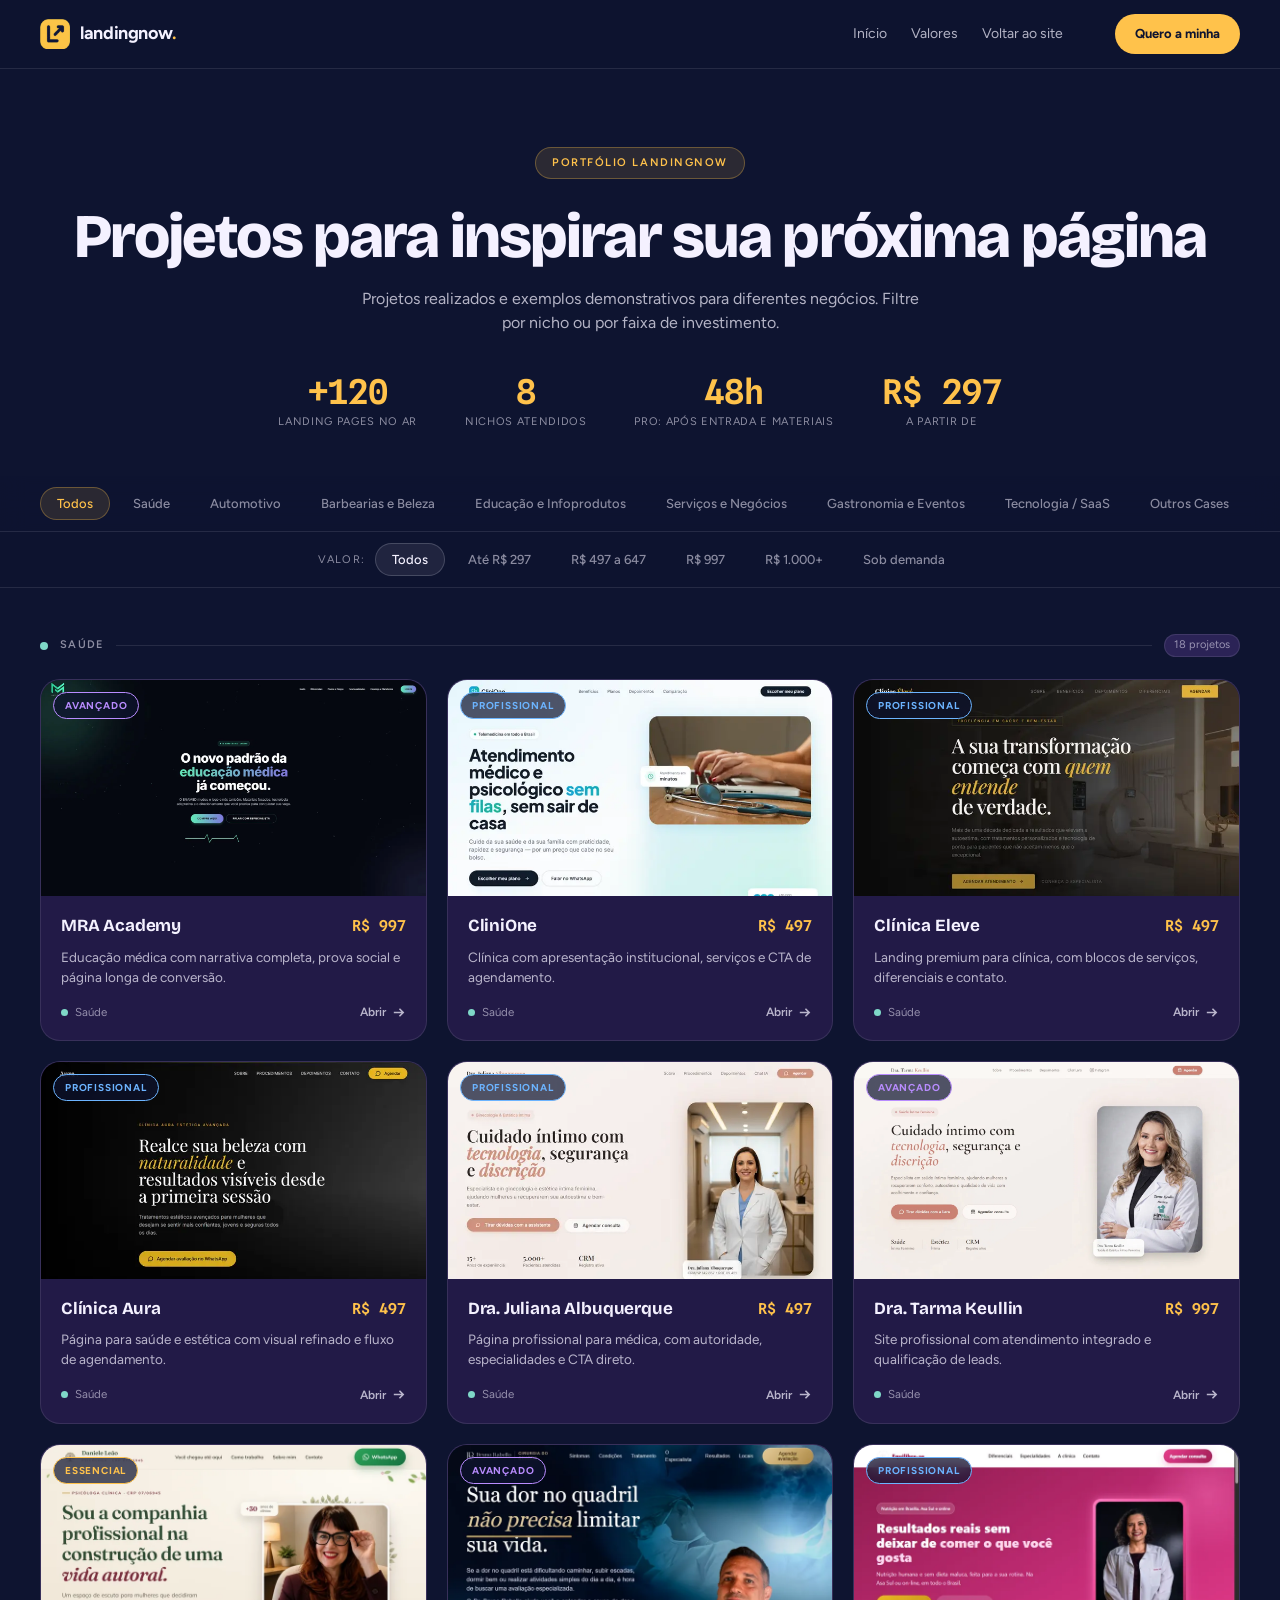
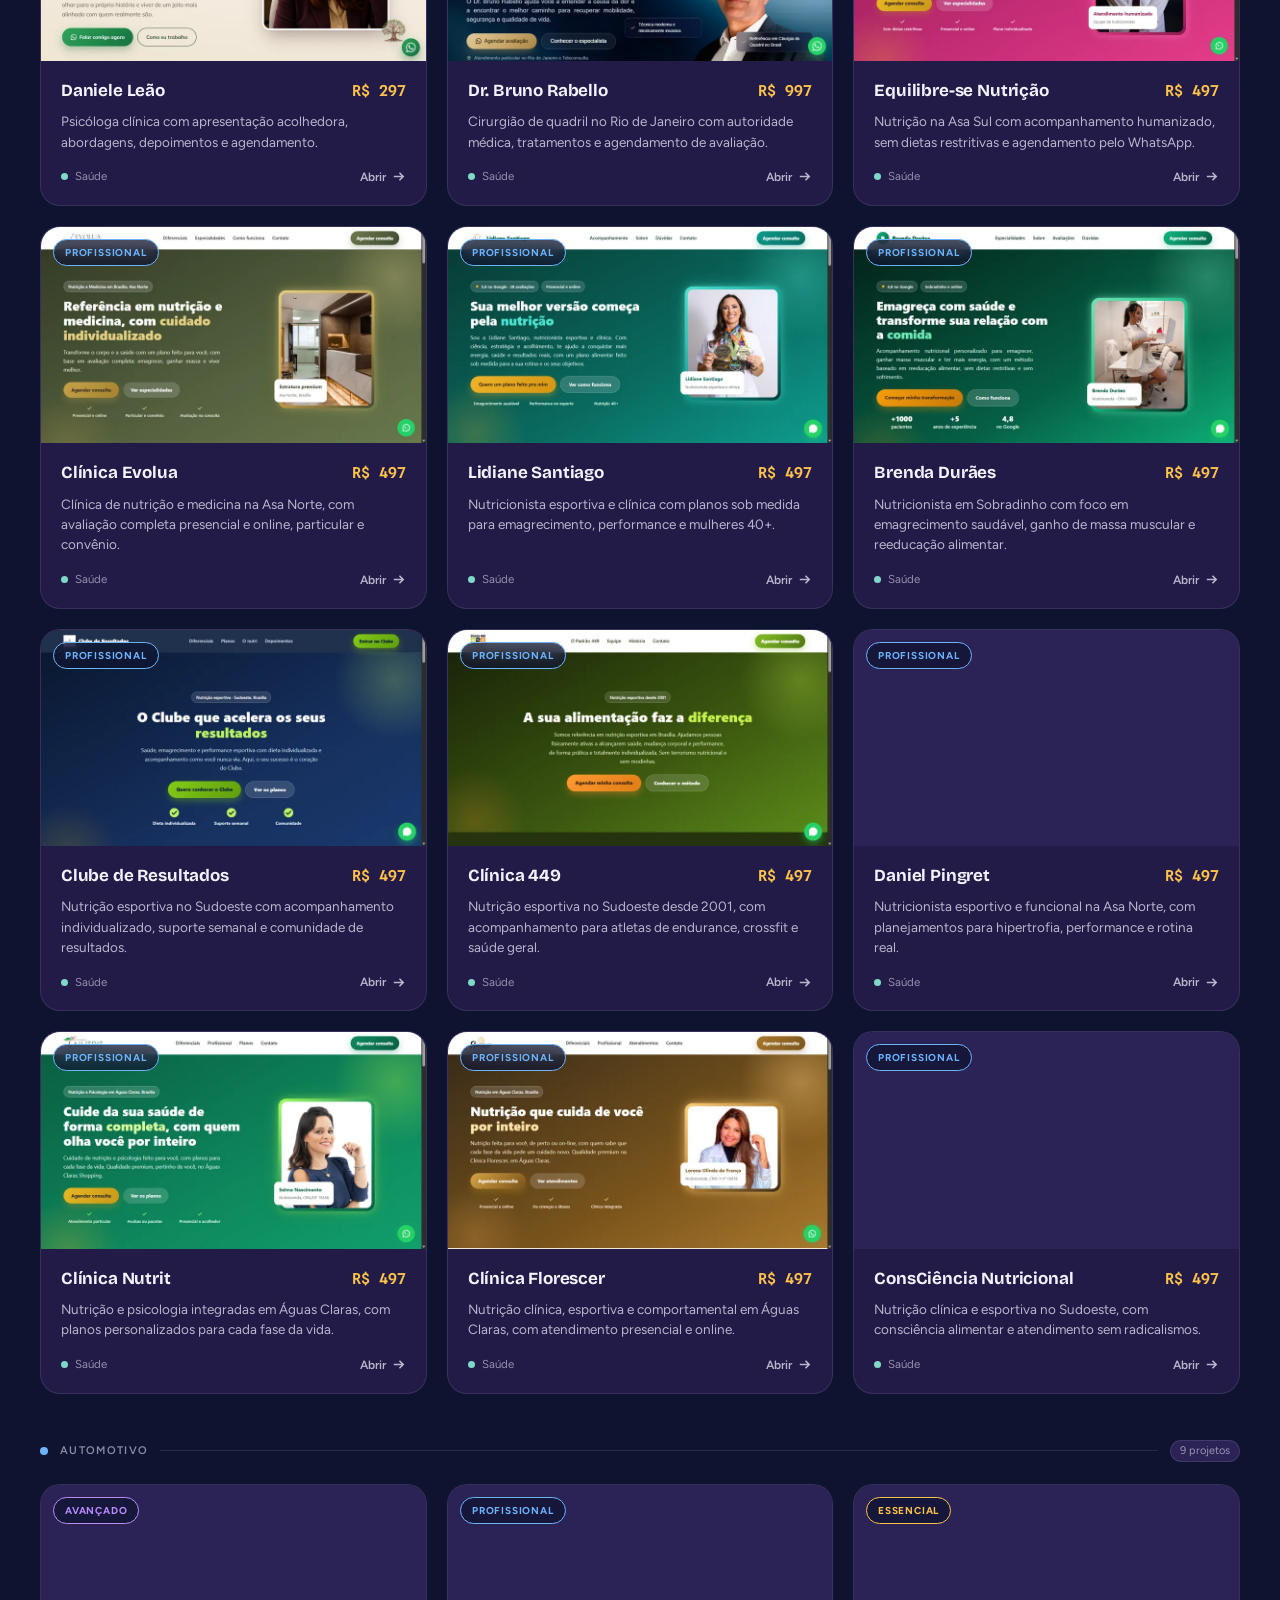
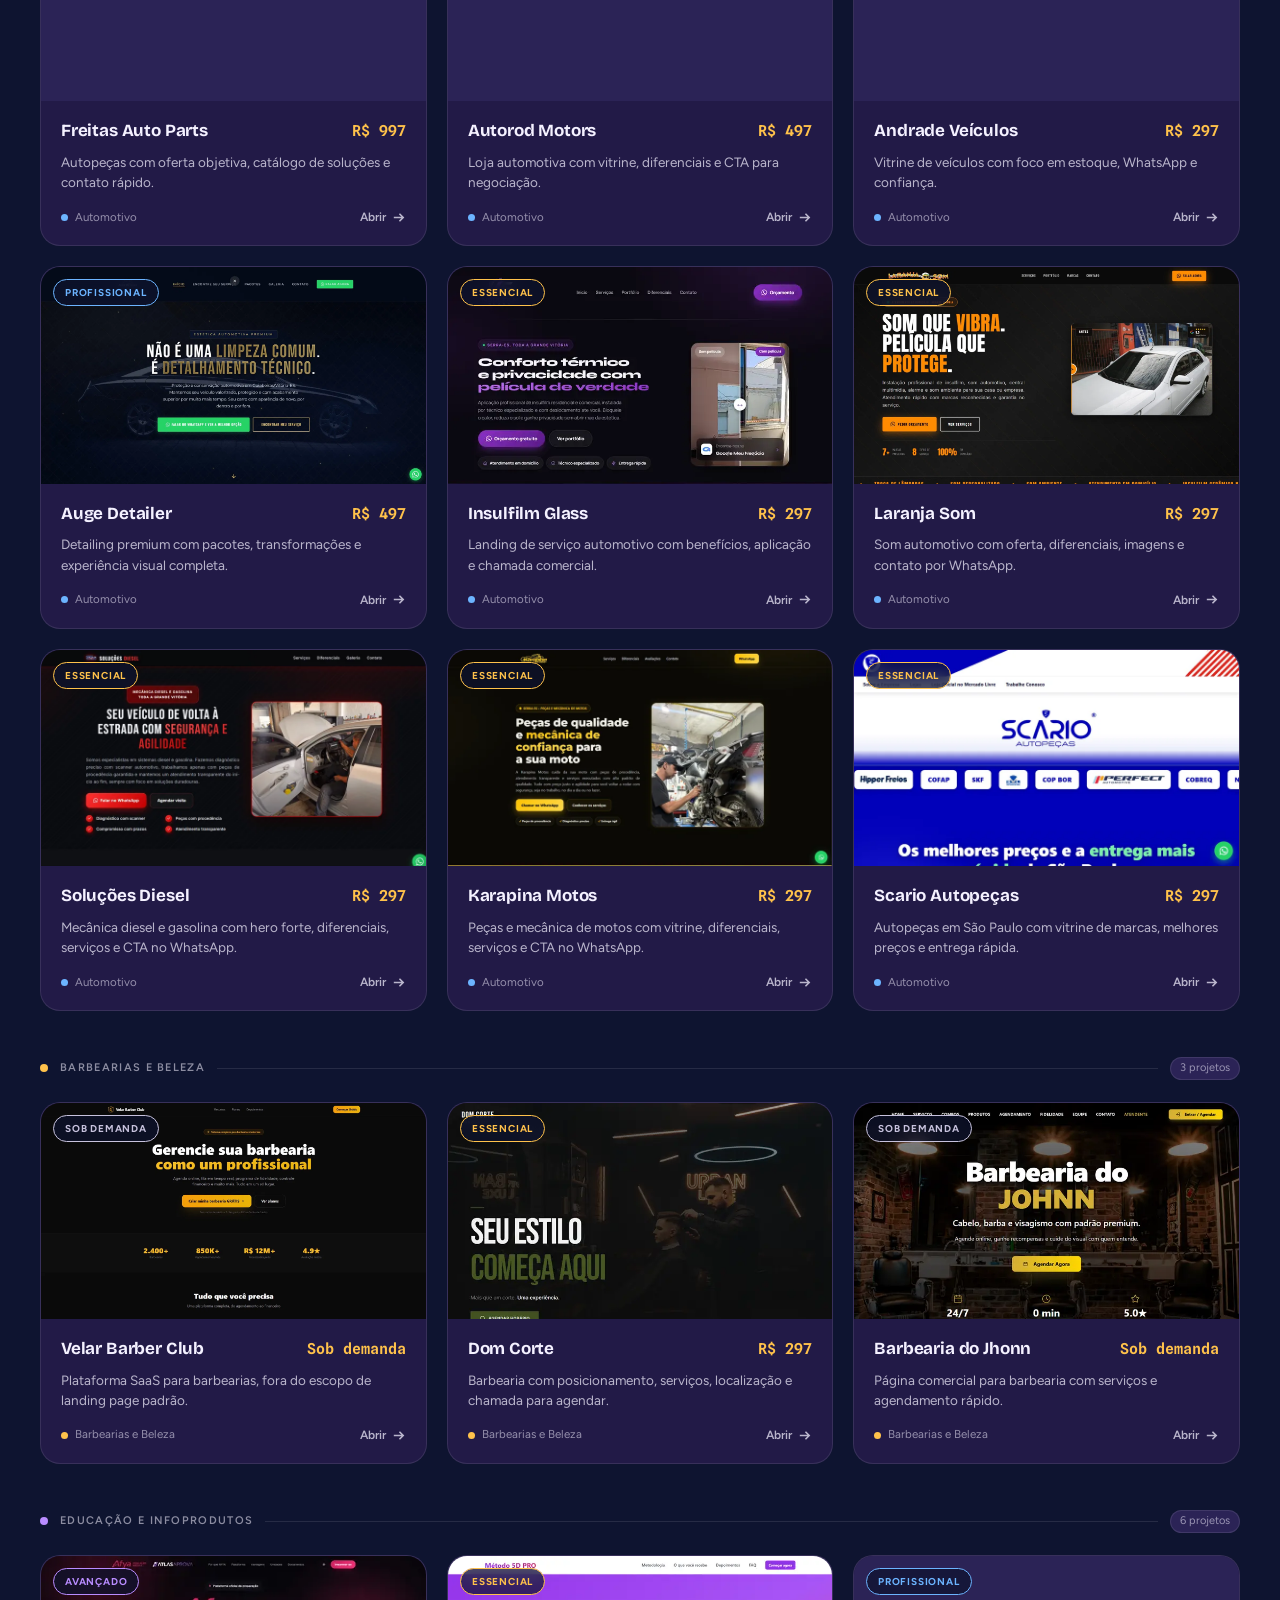
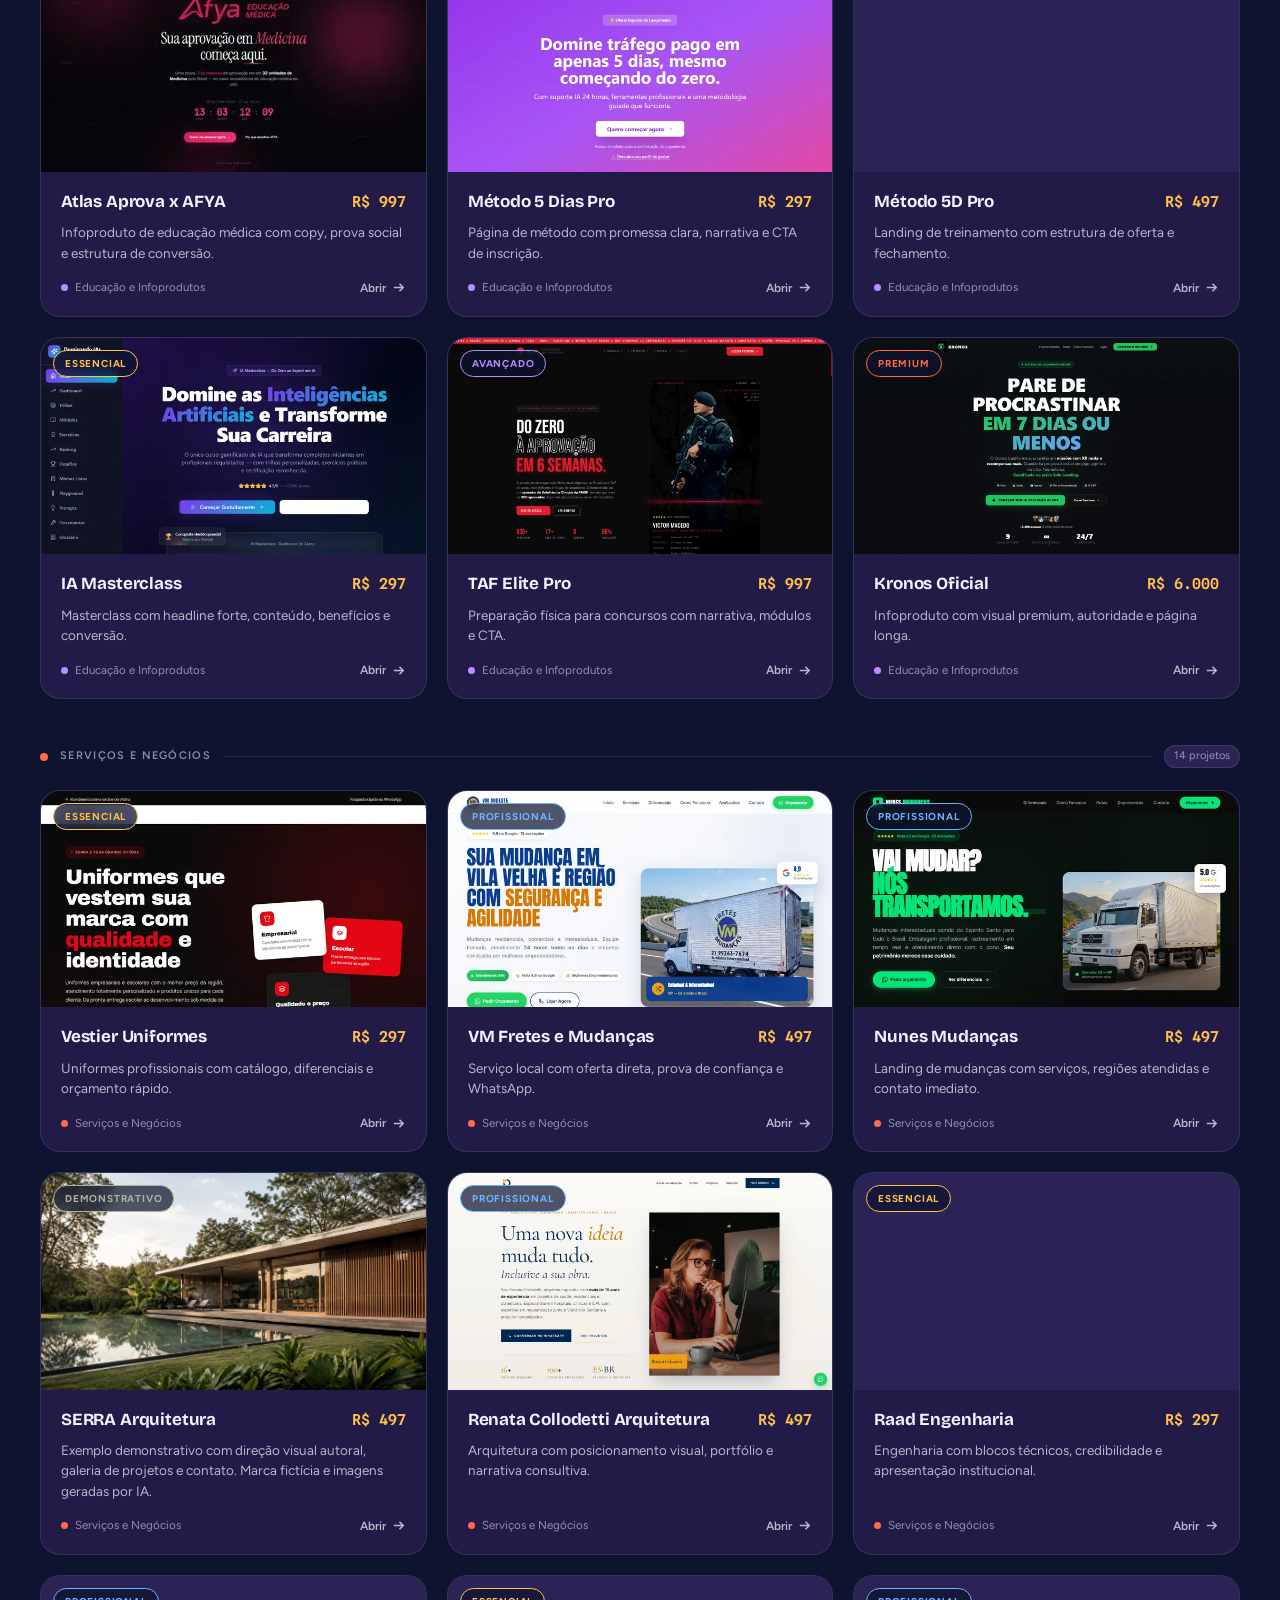
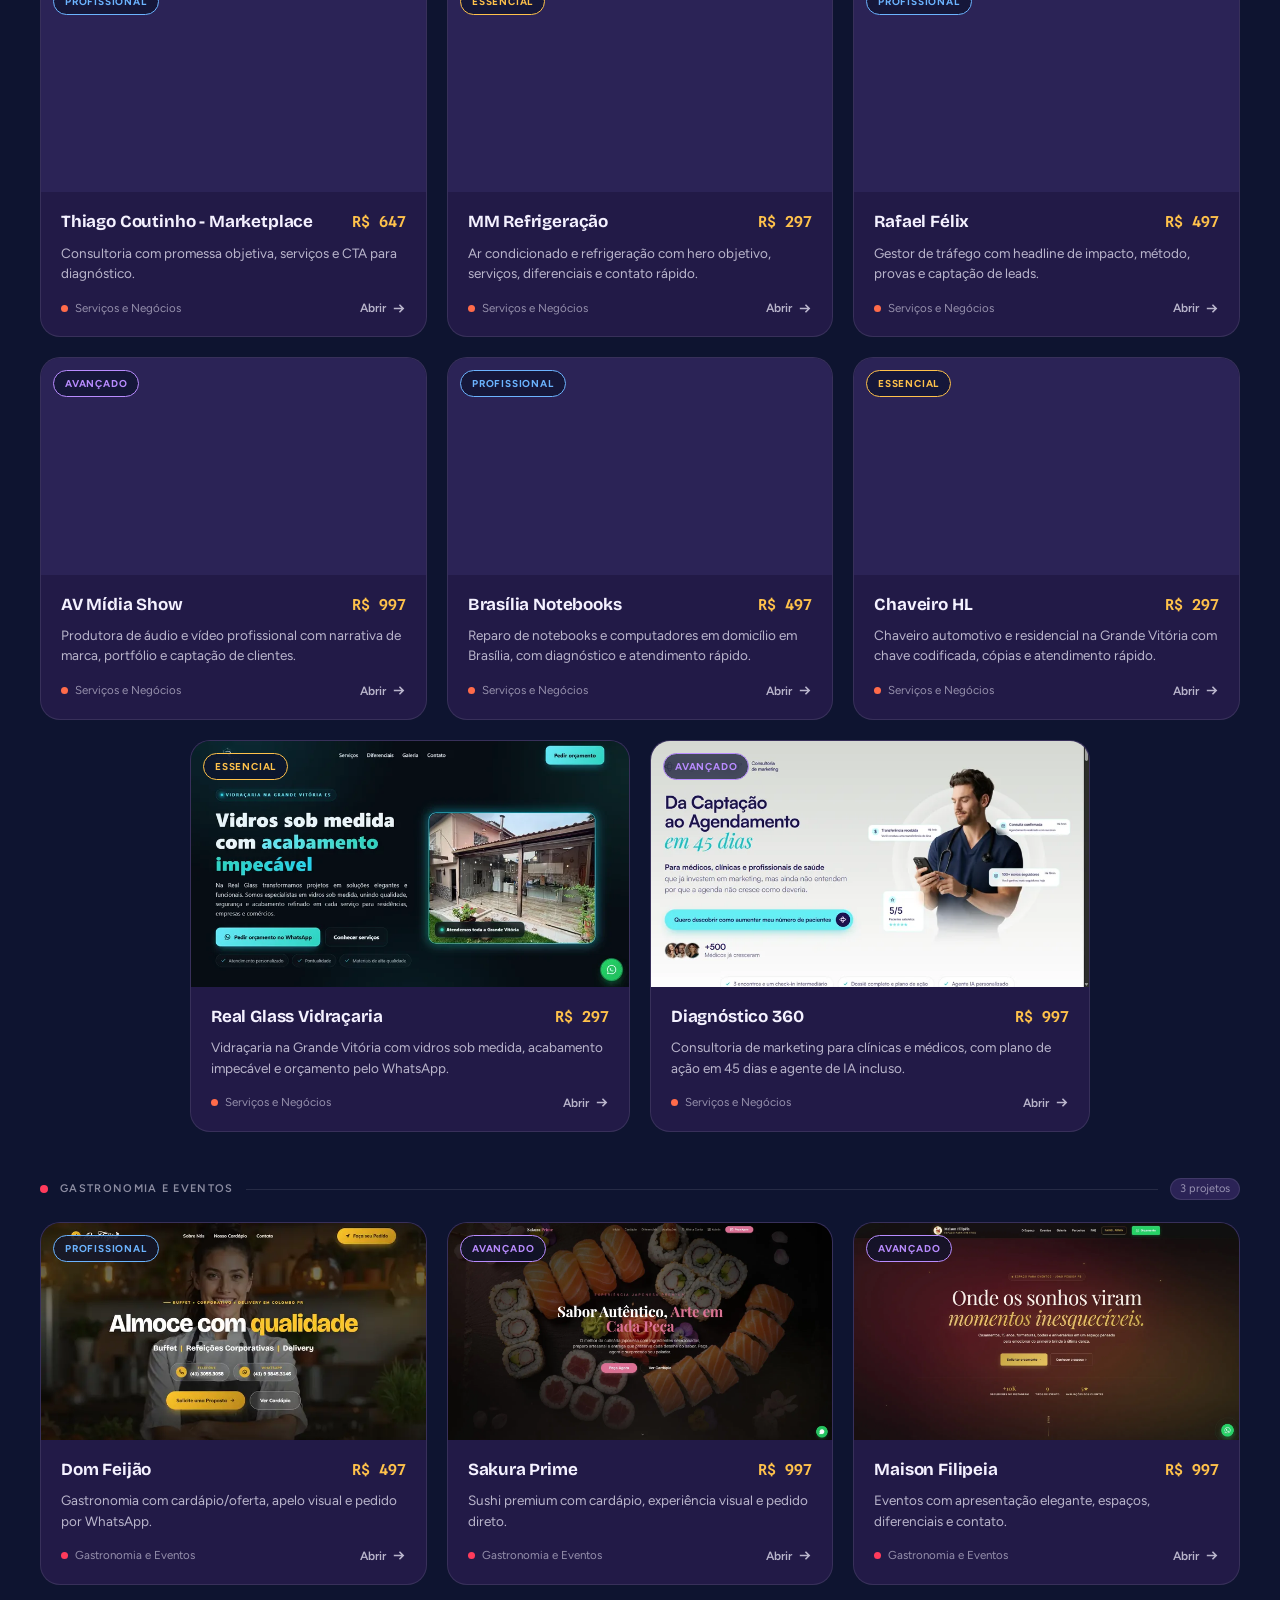
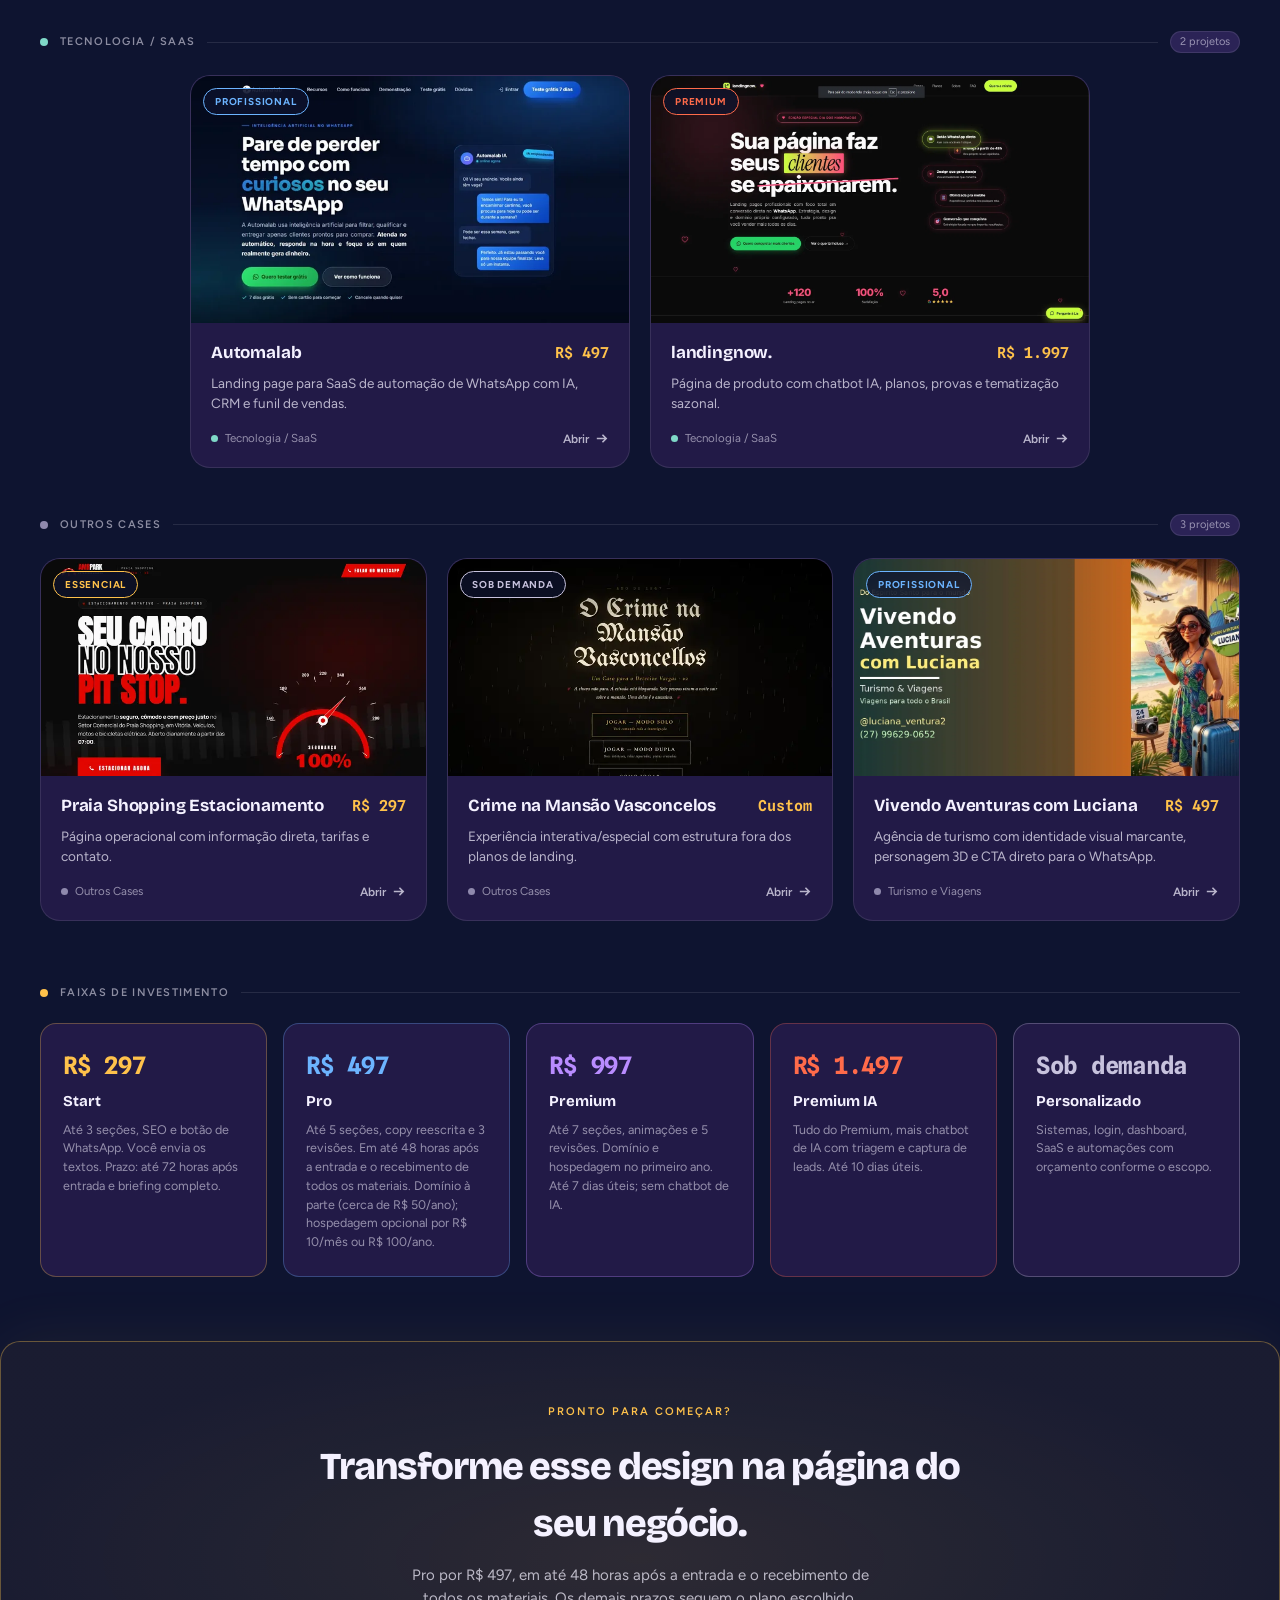
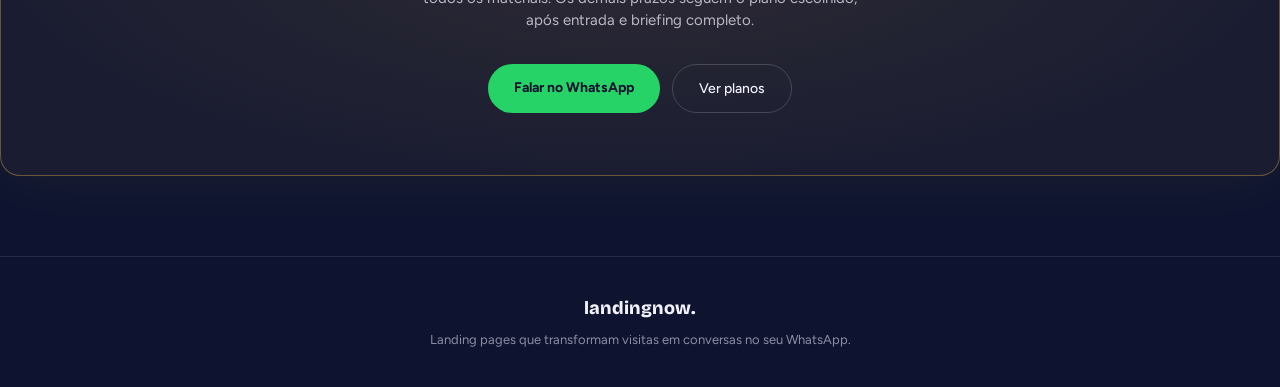
<file: portfolio/index.html>
<!DOCTYPE html>
<html lang="pt-BR">
<head>
<meta charset="UTF-8">
<meta name="viewport" content="width=device-width,initial-scale=1">
<title>Portfólio | landingnow.</title>
<link rel="icon" href="/favicon-32.png?v=20260811" type="image/png" sizes="32x32">
<link rel="icon" href="/icon-192.png?v=20260811" type="image/png" sizes="192x192">
<link rel="apple-touch-icon" href="/apple-touch-icon.png?v=20260811" sizes="180x180">
<link rel="preconnect" href="https://fonts.googleapis.com">
<link rel="preconnect" href="https://fonts.gstatic.com" crossorigin>
<link href="https://fonts.googleapis.com/css2?family=Bricolage+Grotesque:wght@600;700;800&family=Figtree:wght@400;500;600;700;800&family=Spline+Sans+Mono:wght@500;600;700&display=swap" rel="stylesheet">
<style>*{margin:0;padding:0;box-sizing:border-box}
:root{--bg:#0E1430;--bg2:#221A47;--bg3:#2B2356;--ambar:#FFC24B;--ambar2:rgba(255,194,75,.12);--ambar-claro:#FFD98A;--laranja:#FF6B4A;--zap:#25D366;--ink:#F4F1FF;--ink2:rgba(244,241,255,.72);--ink3:rgba(244,241,255,.55);--red:#FF3B5C;--blue:#6CB4FF;--purple:#B98CFF;--amber:#FFC24B;--teal:#7FD8C8;--line:rgba(244,241,255,.1);--line2:rgba(244,241,255,.18);--r:20px}
html{scroll-behavior:smooth}
body{background:var(--bg);color:var(--ink);font-family:'Figtree',sans-serif;line-height:1.5;-webkit-font-smoothing:antialiased;overflow-x:hidden}
a{color:inherit;text-decoration:none}
img{display:block;max-width:100%}
nav{position:sticky;top:0;z-index:50;background:rgba(14,20,48,.82);backdrop-filter:blur(16px);border-bottom:1px solid var(--line)}
.nav-inner{max-width:1400px;margin:0 auto;padding:14px 40px;display:flex;align-items:center;gap:28px}
.logo{display:flex;align-items:center;gap:10px;font-family:'Figtree',sans-serif;font-weight:700;font-size:18px;letter-spacing:-.02em}
.logo .dot{color:var(--ambar)}
.logo img{width:30px;height:30px;display:block;object-fit:contain}
.logo-txt{white-space:nowrap}
.nav-links{display:flex;gap:24px;font-size:14px;color:var(--ink2);margin-left:auto}
.nav-links a:hover{color:var(--ink)}
.nav-cta{margin-left:24px;background:var(--ambar);color:#0E1430;padding:10px 20px;border-radius:100px;font-size:13px;font-weight:700;transition:transform .2s}
.nav-cta:hover{transform:translateY(-1px)}
.hero{text-align:center;padding:78px 40px 46px;position:relative}
.hero-badge{display:inline-flex;align-items:center;gap:8px;font-size:11px;font-weight:600;letter-spacing:.14em;text-transform:uppercase;color:var(--ambar);border:1px solid rgba(255,194,75,.3);background:var(--ambar2);padding:7px 16px;border-radius:100px;margin-bottom:26px}
.hero h1{font-family:'Bricolage Grotesque',sans-serif;font-size:clamp(34px,6vw,62px);font-weight:800;letter-spacing:-.03em;line-height:1.03;margin-bottom:18px}
.hero p{max-width:560px;margin:0 auto;color:var(--ink2);font-size:16px}
.hero-stats{display:flex;justify-content:center;gap:48px;margin-top:40px;flex-wrap:wrap}
.stat-num{font-family:'Spline Sans Mono',monospace;font-size:34px;font-weight:600;color:var(--ambar);line-height:1}
.stat-label{font-size:11px;color:var(--ink3);margin-top:5px;letter-spacing:.06em;text-transform:uppercase}
.filter-bar{position:sticky;top:60px;z-index:40;background:rgba(14,20,48,.88);backdrop-filter:blur(12px);border-bottom:1px solid var(--line);overflow-x:auto}
.filter-bar::-webkit-scrollbar{display:none}
.filter-inner{display:flex;justify-content:center;gap:6px;padding:11px 40px;width:max-content;min-width:100%}
.filter-btn,.price-btn{background:transparent;color:var(--ink3);border:1px solid transparent;padding:8px 16px;border-radius:100px;font-size:13px;font-weight:500;cursor:pointer;white-space:nowrap;transition:all .2s;font-family:inherit}
.filter-btn:hover,.price-btn:hover{color:var(--ink);border-color:var(--line2)}
.filter-btn.active{background:var(--ambar2);color:var(--ambar);border-color:rgba(255,194,75,.3)}
.filter-bar-price{top:110px;background:rgba(14,20,48,.82)}
.price-btn.active{background:rgba(244,241,255,.08);color:var(--ink);border-color:var(--line2)}
.price-label{display:flex;align-items:center;font-size:11px;color:var(--ink3);text-transform:uppercase;letter-spacing:.1em;padding-right:4px;white-space:nowrap}
.grid-section{max-width:1400px;margin:0 auto;padding:46px 40px 0}
.section-label{display:flex;align-items:center;gap:12px;margin-bottom:22px}
.section-label-dot{width:8px;height:8px;border-radius:50%}
.section-label-text{font-size:11px;font-weight:600;letter-spacing:.12em;text-transform:uppercase;color:var(--ink3)}
.section-label-line{flex:1;height:1px;background:var(--line)}
.section-label-count{font-size:11px;color:var(--ink3);background:var(--bg3);padding:2px 9px;border-radius:100px;border:1px solid var(--line)}
.card-grid{display:flex;flex-wrap:wrap;gap:20px;justify-content:center}
.card{background:var(--bg2);border:1px solid var(--line);border-radius:var(--r);overflow:hidden;transition:transform .25s,border-color .25s;position:relative;display:flex;flex-direction:column;flex:1 1 360px;max-width:440px;min-width:280px}
.card:hover{transform:translateY(-4px);border-color:rgba(255,194,75,.32)}
.thumb-wrap{position:relative;aspect-ratio:16/9;overflow:hidden;background:var(--bg3)}
.thumb{width:100%;height:100%;object-fit:cover;object-position:top center;transition:transform .4s}
.card:hover .thumb{transform:scale(1.04)}
.card-badge{position:absolute;top:12px;left:12px;font-size:10px;font-weight:700;letter-spacing:.08em;text-transform:uppercase;padding:5px 11px;border-radius:100px;background:rgba(14,20,48,.72);backdrop-filter:blur(8px);border:1px solid currentColor}
.card-body{padding:17px 20px 19px;display:flex;flex-direction:column;flex:1}
.card-top{display:flex;align-items:baseline;justify-content:space-between;gap:12px;margin-bottom:8px}
.card-name{font-family:'Bricolage Grotesque',sans-serif;font-weight:700;font-size:17px;letter-spacing:-.01em}
.card-price{font-family:'Spline Sans Mono',monospace;font-weight:600;font-size:15px;color:var(--ambar);white-space:nowrap}
.card-desc{font-size:13.5px;color:var(--ink2);line-height:1.5;margin-bottom:16px;flex:1}
.card-footer{display:flex;align-items:center;justify-content:space-between}
.card-cat{display:flex;align-items:center;gap:7px;font-size:11.5px;color:var(--ink3)}
.card-cat-dot{width:7px;height:7px;border-radius:50%}
.card-open{display:flex;align-items:center;gap:5px;font-size:12px;font-weight:600;color:var(--ink2)}
.card-open svg{width:15px;height:15px;fill:none;stroke:currentColor;stroke-width:1.7}
.card:hover .card-open{color:var(--ambar)}
.price-grid{display:grid;grid-template-columns:repeat(auto-fit,minmax(180px,1fr));gap:16px}
.price-card{background:var(--bg2);border-radius:16px;padding:24px 22px}
.price-val{font-family:'Spline Sans Mono',monospace;font-size:24px;font-weight:700;margin-bottom:6px;letter-spacing:-.01em}
.price-name{font-family:'Bricolage Grotesque',sans-serif;font-weight:700;font-size:15px;margin-bottom:8px}
.price-desc{font-size:12.5px;color:var(--ink3);line-height:1.5}
.cta-strip{position:relative;z-index:1;max-width:1400px;margin:64px auto 80px;background:radial-gradient(ellipse at center,rgba(255,194,75,.13) 0%,rgba(255,194,75,.05) 72%);border:1px solid rgba(255,194,75,.35);border-radius:var(--r);box-shadow:0 0 64px rgba(255,194,75,.07);padding:62px 48px;display:flex;flex-direction:column;align-items:center;text-align:center}
.cta-pre{display:block;font-size:11px;font-weight:600;letter-spacing:.18em;text-transform:uppercase;color:var(--ambar);margin-bottom:18px}
.cta-strip h2{font-family:'Bricolage Grotesque',sans-serif;font-size:clamp(24px,3.5vw,38px);font-weight:800;letter-spacing:-.03em;margin-bottom:12px;max-width:680px}
.cta-strip p{font-size:15px;color:var(--ink2);max-width:460px}
.cta-btns{display:flex;gap:12px;flex-wrap:wrap;justify-content:center;margin-top:32px}
.btn-zap{background:var(--zap);color:#0E1430;padding:13px 26px;border-radius:100px;font-size:14px;font-weight:700;transition:all .2s}
.btn-zap:hover{transform:translateY(-2px);box-shadow:0 8px 28px rgba(37,211,102,.35)}
.btn-ghost{background:transparent;color:var(--ink);padding:13px 26px;border-radius:100px;font-size:14px;font-weight:500;border:1px solid var(--line2);transition:all .2s}
.btn-ghost:hover{border-color:var(--ambar);color:var(--ambar)}
footer{border-top:1px solid var(--line);padding:38px 40px;text-align:center}
.foot-logo{font-family:'Bricolage Grotesque',sans-serif;font-weight:800;font-size:18px;margin-bottom:8px}
footer p{font-size:13px;color:var(--ink3)}
@media(max-width:900px){.card{flex:1 1 calc(50% - 10px);max-width:none}}
@media(max-width:600px){.nav-inner,.grid-section,.hero{padding-left:20px;padding-right:20px}.nav-links{display:none}.card{flex:1 1 100%}.filter-inner{justify-content:flex-start;padding:11px 20px}.hero-stats{gap:26px}.cta-strip{margin:48px 20px 56px;padding:40px 24px}.hero h1{font-size:clamp(30px,9vw,44px)}}</style>
</head>
<body>
<nav><div class="nav-inner">
  <a href="/" class="logo"><img src="/assets/marca.png?v=20260811" alt="" width="96" height="96" decoding="async"><span class="logo-txt">landingnow<span class="dot">.</span></span></a>
  <div class="nav-links"><a href="/">Início</a><a href="#planos">Valores</a><a href="/">Voltar ao site</a></div>
  <a href="/briefing" class="nav-cta">Quero a minha</a>
</div></nav>
<header class="hero">
  <div class="hero-badge">PORTFÓLIO LANDINGNOW</div>
  <h1>Projetos para inspirar sua próxima página</h1>
  <p>Projetos realizados e exemplos demonstrativos para diferentes negócios. Filtre por nicho ou por faixa de investimento.</p>
  <div class="hero-stats">
    <div class="stat"><div class="stat-num">+120</div><div class="stat-label">landing pages no ar</div></div>
    <div class="stat"><div class="stat-num">8</div><div class="stat-label">nichos atendidos</div></div>
    <div class="stat"><div class="stat-num">48h</div><div class="stat-label">Pro: após entrada e materiais</div></div>
    <div class="stat"><div class="stat-num">R$ 297</div><div class="stat-label">a partir de</div></div>
  </div>
</header>
<div class="filter-bar"><div class="filter-inner"><button class="filter-btn active" data-filter="all">Todos</button><button class="filter-btn" data-filter="saude">Saúde</button><button class="filter-btn" data-filter="automotivo">Automotivo</button><button class="filter-btn" data-filter="barbearia">Barbearias e Beleza</button><button class="filter-btn" data-filter="educacao">Educação e Infoprodutos</button><button class="filter-btn" data-filter="servicos">Serviços e Negócios</button><button class="filter-btn" data-filter="gastronomia">Gastronomia e Eventos</button><button class="filter-btn" data-filter="tech">Tecnologia / SaaS</button><button class="filter-btn" data-filter="outros">Outros Cases</button></div></div>
<div class="filter-bar filter-bar-price"><div class="filter-inner"><span class="price-label">Valor:</span><button class="price-btn active" data-price="all">Todos</button><button class="price-btn" data-price="low">Até R$ 297</button><button class="price-btn" data-price="mid">R$ 497 a 647</button><button class="price-btn" data-price="high">R$ 997</button><button class="price-btn" data-price="premium">R$ 1.000+</button><button class="price-btn" data-price="ondemand">Sob demanda</button></div></div>

<div class="grid-section" data-category="saude">
  <div class="section-label"><div class="section-label-dot" style="background:#7FD8C8"></div><span class="section-label-text">Saúde</span><div class="section-label-line"></div><span class="section-label-count">18 projetos</span></div>
  <div class="card-grid">
    <a href="https://mracademy.com.br/" target="_blank" rel="noopener" class="card" data-category="saude" data-range="high">
      <div class="thumb-wrap"><img src="/portfolio/assets/cases/mracademy.webp" alt="MRA Academy" loading="eager" class="thumb"><span class="card-badge" style="color:#B98CFF">Avançado</span></div>
      <div class="card-body">
        <div class="card-top"><span class="card-name">MRA Academy</span><span class="card-price">R$ 997</span></div>
        <p class="card-desc">Educação médica com narrativa completa, prova social e página longa de conversão.</p>
        <div class="card-footer"><div class="card-cat"><div class="card-cat-dot" style="background:#7FD8C8"></div>Saúde</div><span class="card-open">Abrir <svg viewBox="0 0 16 16"><path d="M3 8h10M9 4l4 4-4 4"/></svg></span></div>
      </div>
    </a>
    <a href="https://clinione.base44.app" target="_blank" rel="noopener" class="card" data-category="saude" data-range="mid">
      <div class="thumb-wrap"><img src="/portfolio/assets/cases/clinione.webp" alt="CliniOne" loading="eager" class="thumb"><span class="card-badge" style="color:#6CB4FF">Profissional</span></div>
      <div class="card-body">
        <div class="card-top"><span class="card-name">CliniOne</span><span class="card-price">R$ 497</span></div>
        <p class="card-desc">Clínica com apresentação institucional, serviços e CTA de agendamento.</p>
        <div class="card-footer"><div class="card-cat"><div class="card-cat-dot" style="background:#7FD8C8"></div>Saúde</div><span class="card-open">Abrir <svg viewBox="0 0 16 16"><path d="M3 8h10M9 4l4 4-4 4"/></svg></span></div>
      </div>
    </a>
    <a href="https://clinicaeleve.base44.app" target="_blank" rel="noopener" class="card" data-category="saude" data-range="mid">
      <div class="thumb-wrap"><img src="/portfolio/assets/cases/clinicaeleve.webp" alt="Clínica Eleve" loading="eager" class="thumb"><span class="card-badge" style="color:#6CB4FF">Profissional</span></div>
      <div class="card-body">
        <div class="card-top"><span class="card-name">Clínica Eleve</span><span class="card-price">R$ 497</span></div>
        <p class="card-desc">Landing premium para clínica, com blocos de serviços, diferenciais e contato.</p>
        <div class="card-footer"><div class="card-cat"><div class="card-cat-dot" style="background:#7FD8C8"></div>Saúde</div><span class="card-open">Abrir <svg viewBox="0 0 16 16"><path d="M3 8h10M9 4l4 4-4 4"/></svg></span></div>
      </div>
    </a>
    <a href="https://clinicaaura.base44.app" target="_blank" rel="noopener" class="card" data-category="saude" data-range="mid">
      <div class="thumb-wrap"><img src="/portfolio/assets/cases/clinicaaura.webp" alt="Clínica Aura" loading="eager" class="thumb"><span class="card-badge" style="color:#6CB4FF">Profissional</span></div>
      <div class="card-body">
        <div class="card-top"><span class="card-name">Clínica Aura</span><span class="card-price">R$ 497</span></div>
        <p class="card-desc">Página para saúde e estética com visual refinado e fluxo de agendamento.</p>
        <div class="card-footer"><div class="card-cat"><div class="card-cat-dot" style="background:#7FD8C8"></div>Saúde</div><span class="card-open">Abrir <svg viewBox="0 0 16 16"><path d="M3 8h10M9 4l4 4-4 4"/></svg></span></div>
      </div>
    </a>
    <a href="https://drajulianaalbuquerque.base44.app" target="_blank" rel="noopener" class="card" data-category="saude" data-range="mid">
      <div class="thumb-wrap"><img src="/portfolio/assets/cases/drajulianaalbuquerque.webp" alt="Dra. Juliana Albuquerque" loading="eager" class="thumb"><span class="card-badge" style="color:#6CB4FF">Profissional</span></div>
      <div class="card-body">
        <div class="card-top"><span class="card-name">Dra. Juliana Albuquerque</span><span class="card-price">R$ 497</span></div>
        <p class="card-desc">Página profissional para médica, com autoridade, especialidades e CTA direto.</p>
        <div class="card-footer"><div class="card-cat"><div class="card-cat-dot" style="background:#7FD8C8"></div>Saúde</div><span class="card-open">Abrir <svg viewBox="0 0 16 16"><path d="M3 8h10M9 4l4 4-4 4"/></svg></span></div>
      </div>
    </a>
    <a href="https://tarmakeullin.base44.app" target="_blank" rel="noopener" class="card" data-category="saude" data-range="high">
      <div class="thumb-wrap"><img src="/portfolio/assets/cases/tarmakeullin.webp" alt="Dra. Tarma Keullin" loading="eager" class="thumb"><span class="card-badge" style="color:#B98CFF">Avançado</span></div>
      <div class="card-body">
        <div class="card-top"><span class="card-name">Dra. Tarma Keullin</span><span class="card-price">R$ 997</span></div>
        <p class="card-desc">Site profissional com atendimento integrado e qualificação de leads.</p>
        <div class="card-footer"><div class="card-cat"><div class="card-cat-dot" style="background:#7FD8C8"></div>Saúde</div><span class="card-open">Abrir <svg viewBox="0 0 16 16"><path d="M3 8h10M9 4l4 4-4 4"/></svg></span></div>
      </div>
    </a>
    <a href="https://daniele-leao.pages.dev/" target="_blank" rel="noopener" class="card" data-category="saude" data-range="low">
      <div class="thumb-wrap"><img src="/portfolio/assets/cases/daniele-leao.webp" alt="Daniele Leão" loading="lazy" decoding="async" class="thumb"><span class="card-badge" style="color:#FFC24B">Essencial</span></div>
      <div class="card-body">
        <div class="card-top"><span class="card-name">Daniele Leão</span><span class="card-price">R$ 297</span></div>
        <p class="card-desc">Psicóloga clínica com apresentação acolhedora, abordagens, depoimentos e agendamento.</p>
        <div class="card-footer"><div class="card-cat"><div class="card-cat-dot" style="background:#7FD8C8"></div>Saúde</div><span class="card-open">Abrir <svg viewBox="0 0 16 16"><path d="M3 8h10M9 4l4 4-4 4"/></svg></span></div>
      </div>
    </a>
    <a href="https://dr-bruno-rabello.pages.dev/" target="_blank" rel="noopener" class="card" data-category="saude" data-range="high">
      <div class="thumb-wrap"><img src="/portfolio/assets/cases/dr-bruno-rabello.webp" alt="Dr. Bruno Rabello" loading="lazy" decoding="async" class="thumb"><span class="card-badge" style="color:#B98CFF">Avançado</span></div>
      <div class="card-body">
        <div class="card-top"><span class="card-name">Dr. Bruno Rabello</span><span class="card-price">R$ 997</span></div>
        <p class="card-desc">Cirurgião de quadril no Rio de Janeiro com autoridade médica, tratamentos e agendamento de avaliação.</p>
        <div class="card-footer"><div class="card-cat"><div class="card-cat-dot" style="background:#7FD8C8"></div>Saúde</div><span class="card-open">Abrir <svg viewBox="0 0 16 16"><path d="M3 8h10M9 4l4 4-4 4"/></svg></span></div>
      </div>
    </a>
    <a href="https://equilibre-se-df.pages.dev" target="_blank" rel="noopener" class="card" data-category="saude" data-range="mid">
      <div class="thumb-wrap"><img src="/portfolio/assets/cases/equilibre-se.webp" alt="Equilibre-se Nutrição" loading="lazy" decoding="async" class="thumb"><span class="card-badge" style="color:#6CB4FF">Profissional</span></div>
      <div class="card-body">
        <div class="card-top"><span class="card-name">Equilibre-se Nutrição</span><span class="card-price">R$ 497</span></div>
        <p class="card-desc">Nutrição na Asa Sul com acompanhamento humanizado, sem dietas restritivas e agendamento pelo WhatsApp.</p>
        <div class="card-footer"><div class="card-cat"><div class="card-cat-dot" style="background:#7FD8C8"></div>Saúde</div><span class="card-open">Abrir <svg viewBox="0 0 16 16"><path d="M3 8h10M9 4l4 4-4 4"/></svg></span></div>
      </div>
    </a>
    <a href="https://evolua-nutricao-df.pages.dev" target="_blank" rel="noopener" class="card" data-category="saude" data-range="mid">
      <div class="thumb-wrap"><img src="/portfolio/assets/cases/clinica-evolua.webp" alt="Clínica Evolua" loading="lazy" decoding="async" class="thumb"><span class="card-badge" style="color:#6CB4FF">Profissional</span></div>
      <div class="card-body">
        <div class="card-top"><span class="card-name">Clínica Evolua</span><span class="card-price">R$ 497</span></div>
        <p class="card-desc">Clínica de nutrição e medicina na Asa Norte, com avaliação completa presencial e online, particular e convênio.</p>
        <div class="card-footer"><div class="card-cat"><div class="card-cat-dot" style="background:#7FD8C8"></div>Saúde</div><span class="card-open">Abrir <svg viewBox="0 0 16 16"><path d="M3 8h10M9 4l4 4-4 4"/></svg></span></div>
      </div>
    </a>
    <a href="https://lidiane-santiago-nutri.pages.dev" target="_blank" rel="noopener" class="card" data-category="saude" data-range="mid">
      <div class="thumb-wrap"><img src="/portfolio/assets/cases/lidiane-santiago.webp" alt="Lidiane Santiago" loading="lazy" decoding="async" class="thumb"><span class="card-badge" style="color:#6CB4FF">Profissional</span></div>
      <div class="card-body">
        <div class="card-top"><span class="card-name">Lidiane Santiago</span><span class="card-price">R$ 497</span></div>
        <p class="card-desc">Nutricionista esportiva e clínica com planos sob medida para emagrecimento, performance e mulheres 40+.</p>
        <div class="card-footer"><div class="card-cat"><div class="card-cat-dot" style="background:#7FD8C8"></div>Saúde</div><span class="card-open">Abrir <svg viewBox="0 0 16 16"><path d="M3 8h10M9 4l4 4-4 4"/></svg></span></div>
      </div>
    </a>
    <a href="https://brenda-duraes-nutri.pages.dev" target="_blank" rel="noopener" class="card" data-category="saude" data-range="mid">
      <div class="thumb-wrap"><img src="/portfolio/assets/cases/brenda-duraes.webp" alt="Brenda Durães" loading="lazy" decoding="async" class="thumb"><span class="card-badge" style="color:#6CB4FF">Profissional</span></div>
      <div class="card-body">
        <div class="card-top"><span class="card-name">Brenda Durães</span><span class="card-price">R$ 497</span></div>
        <p class="card-desc">Nutricionista em Sobradinho com foco em emagrecimento saudável, ganho de massa muscular e reeducação alimentar.</p>
        <div class="card-footer"><div class="card-cat"><div class="card-cat-dot" style="background:#7FD8C8"></div>Saúde</div><span class="card-open">Abrir <svg viewBox="0 0 16 16"><path d="M3 8h10M9 4l4 4-4 4"/></svg></span></div>
      </div>
    </a>
    <a href="https://clube-de-resultados.pages.dev" target="_blank" rel="noopener" class="card" data-category="saude" data-range="mid">
      <div class="thumb-wrap"><img src="/portfolio/assets/cases/clube-de-resultados.webp" alt="Clube de Resultados" loading="lazy" decoding="async" class="thumb"><span class="card-badge" style="color:#6CB4FF">Profissional</span></div>
      <div class="card-body">
        <div class="card-top"><span class="card-name">Clube de Resultados</span><span class="card-price">R$ 497</span></div>
        <p class="card-desc">Nutrição esportiva no Sudoeste com acompanhamento individualizado, suporte semanal e comunidade de resultados.</p>
        <div class="card-footer"><div class="card-cat"><div class="card-cat-dot" style="background:#7FD8C8"></div>Saúde</div><span class="card-open">Abrir <svg viewBox="0 0 16 16"><path d="M3 8h10M9 4l4 4-4 4"/></svg></span></div>
      </div>
    </a>
    <a href="https://clinica-449.pages.dev" target="_blank" rel="noopener" class="card" data-category="saude" data-range="mid">
      <div class="thumb-wrap"><img src="/portfolio/assets/cases/clinica-449.webp" alt="Clínica 449" loading="lazy" decoding="async" class="thumb"><span class="card-badge" style="color:#6CB4FF">Profissional</span></div>
      <div class="card-body">
        <div class="card-top"><span class="card-name">Clínica 449</span><span class="card-price">R$ 497</span></div>
        <p class="card-desc">Nutrição esportiva no Sudoeste desde 2001, com acompanhamento para atletas de endurance, crossfit e saúde geral.</p>
        <div class="card-footer"><div class="card-cat"><div class="card-cat-dot" style="background:#7FD8C8"></div>Saúde</div><span class="card-open">Abrir <svg viewBox="0 0 16 16"><path d="M3 8h10M9 4l4 4-4 4"/></svg></span></div>
      </div>
    </a>
    <a href="https://daniel-pingret-nutri.pages.dev" target="_blank" rel="noopener" class="card" data-category="saude" data-range="mid">
      <div class="thumb-wrap"><img src="/portfolio/assets/cases/daniel-pingret.webp" alt="Daniel Pingret" loading="lazy" decoding="async" class="thumb"><span class="card-badge" style="color:#6CB4FF">Profissional</span></div>
      <div class="card-body">
        <div class="card-top"><span class="card-name">Daniel Pingret</span><span class="card-price">R$ 497</span></div>
        <p class="card-desc">Nutricionista esportivo e funcional na Asa Norte, com planejamentos para hipertrofia, performance e rotina real.</p>
        <div class="card-footer"><div class="card-cat"><div class="card-cat-dot" style="background:#7FD8C8"></div>Saúde</div><span class="card-open">Abrir <svg viewBox="0 0 16 16"><path d="M3 8h10M9 4l4 4-4 4"/></svg></span></div>
      </div>
    </a>
    <a href="https://clinica-nutrit.pages.dev" target="_blank" rel="noopener" class="card" data-category="saude" data-range="mid">
      <div class="thumb-wrap"><img src="/portfolio/assets/cases/clinica-nutrit.webp" alt="Clínica Nutrit" loading="lazy" decoding="async" class="thumb"><span class="card-badge" style="color:#6CB4FF">Profissional</span></div>
      <div class="card-body">
        <div class="card-top"><span class="card-name">Clínica Nutrit</span><span class="card-price">R$ 497</span></div>
        <p class="card-desc">Nutrição e psicologia integradas em Águas Claras, com planos personalizados para cada fase da vida.</p>
        <div class="card-footer"><div class="card-cat"><div class="card-cat-dot" style="background:#7FD8C8"></div>Saúde</div><span class="card-open">Abrir <svg viewBox="0 0 16 16"><path d="M3 8h10M9 4l4 4-4 4"/></svg></span></div>
      </div>
    </a>
    <a href="https://clinica-florescer.pages.dev" target="_blank" rel="noopener" class="card" data-category="saude" data-range="mid">
      <div class="thumb-wrap"><img src="/portfolio/assets/cases/clinica-florescer.webp" alt="Clínica Florescer" loading="lazy" decoding="async" class="thumb"><span class="card-badge" style="color:#6CB4FF">Profissional</span></div>
      <div class="card-body">
        <div class="card-top"><span class="card-name">Clínica Florescer</span><span class="card-price">R$ 497</span></div>
        <p class="card-desc">Nutrição clínica, esportiva e comportamental em Águas Claras, com atendimento presencial e online.</p>
        <div class="card-footer"><div class="card-cat"><div class="card-cat-dot" style="background:#7FD8C8"></div>Saúde</div><span class="card-open">Abrir <svg viewBox="0 0 16 16"><path d="M3 8h10M9 4l4 4-4 4"/></svg></span></div>
      </div>
    </a>
    <a href="https://consciencia-nutricional.pages.dev" target="_blank" rel="noopener" class="card" data-category="saude" data-range="mid">
      <div class="thumb-wrap"><img src="/portfolio/assets/cases/consciencia-nutricional.webp" alt="ConsCiência Nutricional" loading="lazy" decoding="async" class="thumb"><span class="card-badge" style="color:#6CB4FF">Profissional</span></div>
      <div class="card-body">
        <div class="card-top"><span class="card-name">ConsCiência Nutricional</span><span class="card-price">R$ 497</span></div>
        <p class="card-desc">Nutrição clínica e esportiva no Sudoeste, com consciência alimentar e atendimento sem radicalismos.</p>
        <div class="card-footer"><div class="card-cat"><div class="card-cat-dot" style="background:#7FD8C8"></div>Saúde</div><span class="card-open">Abrir <svg viewBox="0 0 16 16"><path d="M3 8h10M9 4l4 4-4 4"/></svg></span></div>
      </div>
    </a>
  </div>
</div>
<div class="grid-section" data-category="automotivo">
  <div class="section-label"><div class="section-label-dot" style="background:#6CB4FF"></div><span class="section-label-text">Automotivo</span><div class="section-label-line"></div><span class="section-label-count">9 projetos</span></div>
  <div class="card-grid">
    <a href="https://freitasautoparts.com.br" target="_blank" rel="noopener" class="card" data-category="automotivo" data-range="high">
      <div class="thumb-wrap"><img src="/portfolio/assets/cases/freitasautoparts.webp" alt="Freitas Auto Parts" loading="lazy" decoding="async" class="thumb"><span class="card-badge" style="color:#B98CFF">Avançado</span></div>
      <div class="card-body">
        <div class="card-top"><span class="card-name">Freitas Auto Parts</span><span class="card-price">R$ 997</span></div>
        <p class="card-desc">Autopeças com oferta objetiva, catálogo de soluções e contato rápido.</p>
        <div class="card-footer"><div class="card-cat"><div class="card-cat-dot" style="background:#6CB4FF"></div>Automotivo</div><span class="card-open">Abrir <svg viewBox="0 0 16 16"><path d="M3 8h10M9 4l4 4-4 4"/></svg></span></div>
      </div>
    </a>
    <a href="https://autorodmotors.com.br" target="_blank" rel="noopener" class="card" data-category="automotivo" data-range="mid">
      <div class="thumb-wrap"><img src="/portfolio/assets/cases/autorodmotors.webp" alt="Autorod Motors" loading="lazy" decoding="async" class="thumb"><span class="card-badge" style="color:#6CB4FF">Profissional</span></div>
      <div class="card-body">
        <div class="card-top"><span class="card-name">Autorod Motors</span><span class="card-price">R$ 497</span></div>
        <p class="card-desc">Loja automotiva com vitrine, diferenciais e CTA para negociação.</p>
        <div class="card-footer"><div class="card-cat"><div class="card-cat-dot" style="background:#6CB4FF"></div>Automotivo</div><span class="card-open">Abrir <svg viewBox="0 0 16 16"><path d="M3 8h10M9 4l4 4-4 4"/></svg></span></div>
      </div>
    </a>
    <a href="https://andrade-veiculos.pages.dev" target="_blank" rel="noopener" class="card" data-category="automotivo" data-range="low">
      <div class="thumb-wrap"><img src="/portfolio/assets/cases/andrade-veiculos.webp" alt="Andrade Veículos" loading="lazy" decoding="async" class="thumb"><span class="card-badge" style="color:#FFC24B">Essencial</span></div>
      <div class="card-body">
        <div class="card-top"><span class="card-name">Andrade Veículos</span><span class="card-price">R$ 297</span></div>
        <p class="card-desc">Vitrine de veículos com foco em estoque, WhatsApp e confiança.</p>
        <div class="card-footer"><div class="card-cat"><div class="card-cat-dot" style="background:#6CB4FF"></div>Automotivo</div><span class="card-open">Abrir <svg viewBox="0 0 16 16"><path d="M3 8h10M9 4l4 4-4 4"/></svg></span></div>
      </div>
    </a>
    <a href="https://auge-detailer.pages.dev" target="_blank" rel="noopener" class="card" data-category="automotivo" data-range="mid">
      <div class="thumb-wrap"><img src="/portfolio/assets/cases/auge-detailer.webp" alt="Auge Detailer" loading="lazy" decoding="async" class="thumb"><span class="card-badge" style="color:#6CB4FF">Profissional</span></div>
      <div class="card-body">
        <div class="card-top"><span class="card-name">Auge Detailer</span><span class="card-price">R$ 497</span></div>
        <p class="card-desc">Detailing premium com pacotes, transformações e experiência visual completa.</p>
        <div class="card-footer"><div class="card-cat"><div class="card-cat-dot" style="background:#6CB4FF"></div>Automotivo</div><span class="card-open">Abrir <svg viewBox="0 0 16 16"><path d="M3 8h10M9 4l4 4-4 4"/></svg></span></div>
      </div>
    </a>
    <a href="https://insulfilm-glass.pages.dev" target="_blank" rel="noopener" class="card" data-category="automotivo" data-range="low">
      <div class="thumb-wrap"><img src="/portfolio/assets/cases/insulfilm-glass.webp" alt="Insulfilm Glass" loading="lazy" decoding="async" class="thumb"><span class="card-badge" style="color:#FFC24B">Essencial</span></div>
      <div class="card-body">
        <div class="card-top"><span class="card-name">Insulfilm Glass</span><span class="card-price">R$ 297</span></div>
        <p class="card-desc">Landing de serviço automotivo com benefícios, aplicação e chamada comercial.</p>
        <div class="card-footer"><div class="card-cat"><div class="card-cat-dot" style="background:#6CB4FF"></div>Automotivo</div><span class="card-open">Abrir <svg viewBox="0 0 16 16"><path d="M3 8h10M9 4l4 4-4 4"/></svg></span></div>
      </div>
    </a>
    <a href="https://laranjasom.pages.dev" target="_blank" rel="noopener" class="card" data-category="automotivo" data-range="low">
      <div class="thumb-wrap"><img src="/portfolio/assets/cases/laranjasom.webp" alt="Laranja Som" loading="lazy" decoding="async" class="thumb"><span class="card-badge" style="color:#FFC24B">Essencial</span></div>
      <div class="card-body">
        <div class="card-top"><span class="card-name">Laranja Som</span><span class="card-price">R$ 297</span></div>
        <p class="card-desc">Som automotivo com oferta, diferenciais, imagens e contato por WhatsApp.</p>
        <div class="card-footer"><div class="card-cat"><div class="card-cat-dot" style="background:#6CB4FF"></div>Automotivo</div><span class="card-open">Abrir <svg viewBox="0 0 16 16"><path d="M3 8h10M9 4l4 4-4 4"/></svg></span></div>
      </div>
    </a>
    <a href="https://solucoes-diesel.pages.dev/" target="_blank" rel="noopener" class="card" data-category="automotivo" data-range="low">
      <div class="thumb-wrap"><img src="/portfolio/assets/cases/solucoes-diesel.webp" alt="Soluções Diesel" loading="lazy" decoding="async" class="thumb"><span class="card-badge" style="color:#FFC24B">Essencial</span></div>
      <div class="card-body">
        <div class="card-top"><span class="card-name">Soluções Diesel</span><span class="card-price">R$ 297</span></div>
        <p class="card-desc">Mecânica diesel e gasolina com hero forte, diferenciais, serviços e CTA no WhatsApp.</p>
        <div class="card-footer"><div class="card-cat"><div class="card-cat-dot" style="background:#6CB4FF"></div>Automotivo</div><span class="card-open">Abrir <svg viewBox="0 0 16 16"><path d="M3 8h10M9 4l4 4-4 4"/></svg></span></div>
      </div>
    </a>
    <a href="https://karapina-motos.pages.dev/" target="_blank" rel="noopener" class="card" data-category="automotivo" data-range="low">
      <div class="thumb-wrap"><img src="/portfolio/assets/cases/karapina-motos.webp" alt="Karapina Motos" loading="lazy" decoding="async" class="thumb"><span class="card-badge" style="color:#FFC24B">Essencial</span></div>
      <div class="card-body">
        <div class="card-top"><span class="card-name">Karapina Motos</span><span class="card-price">R$ 297</span></div>
        <p class="card-desc">Peças e mecânica de motos com vitrine, diferenciais, serviços e CTA no WhatsApp.</p>
        <div class="card-footer"><div class="card-cat"><div class="card-cat-dot" style="background:#6CB4FF"></div>Automotivo</div><span class="card-open">Abrir <svg viewBox="0 0 16 16"><path d="M3 8h10M9 4l4 4-4 4"/></svg></span></div>
      </div>
    </a>
    <a href="https://scario-autopecas.pages.dev/" target="_blank" rel="noopener" class="card" data-category="automotivo" data-range="low">
      <div class="thumb-wrap"><img src="/portfolio/assets/cases/scario-autopecas.webp" alt="Scario Autopeças" loading="lazy" decoding="async" class="thumb"><span class="card-badge" style="color:#FFC24B">Essencial</span></div>
      <div class="card-body">
        <div class="card-top"><span class="card-name">Scario Autopeças</span><span class="card-price">R$ 297</span></div>
        <p class="card-desc">Autopeças em São Paulo com vitrine de marcas, melhores preços e entrega rápida.</p>
        <div class="card-footer"><div class="card-cat"><div class="card-cat-dot" style="background:#6CB4FF"></div>Automotivo</div><span class="card-open">Abrir <svg viewBox="0 0 16 16"><path d="M3 8h10M9 4l4 4-4 4"/></svg></span></div>
      </div>
    </a>
  </div>
</div>
<div class="grid-section" data-category="barbearia">
  <div class="section-label"><div class="section-label-dot" style="background:#FFC24B"></div><span class="section-label-text">Barbearias e Beleza</span><div class="section-label-line"></div><span class="section-label-count">3 projetos</span></div>
  <div class="card-grid">
    <a href="https://velarbarberclub.com" target="_blank" rel="noopener" class="card" data-category="barbearia" data-range="ondemand">
      <div class="thumb-wrap"><img src="/portfolio/assets/cases/velarbarberclub.webp" alt="Velar Barber Club" loading="lazy" decoding="async" class="thumb"><span class="card-badge" style="color:#C7C2DD">Sob demanda</span></div>
      <div class="card-body">
        <div class="card-top"><span class="card-name">Velar Barber Club</span><span class="card-price">Sob demanda</span></div>
        <p class="card-desc">Plataforma SaaS para barbearias, fora do escopo de landing page padrão.</p>
        <div class="card-footer"><div class="card-cat"><div class="card-cat-dot" style="background:#FFC24B"></div>Barbearias e Beleza</div><span class="card-open">Abrir <svg viewBox="0 0 16 16"><path d="M3 8h10M9 4l4 4-4 4"/></svg></span></div>
      </div>
    </a>
    <a href="https://domcorte.base44.app" target="_blank" rel="noopener" class="card" data-category="barbearia" data-range="low">
      <div class="thumb-wrap"><img src="/portfolio/assets/cases/domcorte.webp" alt="Dom Corte" loading="lazy" decoding="async" class="thumb"><span class="card-badge" style="color:#FFC24B">Essencial</span></div>
      <div class="card-body">
        <div class="card-top"><span class="card-name">Dom Corte</span><span class="card-price">R$ 297</span></div>
        <p class="card-desc">Barbearia com posicionamento, serviços, localização e chamada para agendar.</p>
        <div class="card-footer"><div class="card-cat"><div class="card-cat-dot" style="background:#FFC24B"></div>Barbearias e Beleza</div><span class="card-open">Abrir <svg viewBox="0 0 16 16"><path d="M3 8h10M9 4l4 4-4 4"/></svg></span></div>
      </div>
    </a>
    <a href="https://barbeariadojhonn.base44.app" target="_blank" rel="noopener" class="card" data-category="barbearia" data-range="ondemand">
      <div class="thumb-wrap"><img src="/portfolio/assets/cases/barbeariadojhonn.webp" alt="Barbearia do Jhonn" loading="lazy" decoding="async" class="thumb"><span class="card-badge" style="color:#C7C2DD">Sob demanda</span></div>
      <div class="card-body">
        <div class="card-top"><span class="card-name">Barbearia do Jhonn</span><span class="card-price">Sob demanda</span></div>
        <p class="card-desc">Página comercial para barbearia com serviços e agendamento rápido.</p>
        <div class="card-footer"><div class="card-cat"><div class="card-cat-dot" style="background:#FFC24B"></div>Barbearias e Beleza</div><span class="card-open">Abrir <svg viewBox="0 0 16 16"><path d="M3 8h10M9 4l4 4-4 4"/></svg></span></div>
      </div>
    </a>
  </div>
</div>
<div class="grid-section" data-category="educacao">
  <div class="section-label"><div class="section-label-dot" style="background:#B98CFF"></div><span class="section-label-text">Educação e Infoprodutos</span><div class="section-label-line"></div><span class="section-label-count">6 projetos</span></div>
  <div class="card-grid">
    <a href="https://atlasaprova.com.br" target="_blank" rel="noopener" class="card" data-category="educacao" data-range="high">
      <div class="thumb-wrap"><img src="/portfolio/assets/cases/atlasaprova.webp" alt="Atlas Aprova x AFYA" loading="lazy" decoding="async" class="thumb"><span class="card-badge" style="color:#B98CFF">Avançado</span></div>
      <div class="card-body">
        <div class="card-top"><span class="card-name">Atlas Aprova x AFYA</span><span class="card-price">R$ 997</span></div>
        <p class="card-desc">Infoproduto de educação médica com copy, prova social e estrutura de conversão.</p>
        <div class="card-footer"><div class="card-cat"><div class="card-cat-dot" style="background:#B98CFF"></div>Educação e Infoprodutos</div><span class="card-open">Abrir <svg viewBox="0 0 16 16"><path d="M3 8h10M9 4l4 4-4 4"/></svg></span></div>
      </div>
    </a>
    <a href="https://metodo5diaspro.com" target="_blank" rel="noopener" class="card" data-category="educacao" data-range="low">
      <div class="thumb-wrap"><img src="/portfolio/assets/cases/metodo5diaspro.webp" alt="Método 5 Dias Pro" loading="lazy" decoding="async" class="thumb"><span class="card-badge" style="color:#FFC24B">Essencial</span></div>
      <div class="card-body">
        <div class="card-top"><span class="card-name">Método 5 Dias Pro</span><span class="card-price">R$ 297</span></div>
        <p class="card-desc">Página de método com promessa clara, narrativa e CTA de inscrição.</p>
        <div class="card-footer"><div class="card-cat"><div class="card-cat-dot" style="background:#B98CFF"></div>Educação e Infoprodutos</div><span class="card-open">Abrir <svg viewBox="0 0 16 16"><path d="M3 8h10M9 4l4 4-4 4"/></svg></span></div>
      </div>
    </a>
    <a href="https://metodo5dpro.com" target="_blank" rel="noopener" class="card" data-category="educacao" data-range="mid">
      <div class="thumb-wrap"><img src="/portfolio/assets/cases/metodo5dpro.webp" alt="Método 5D Pro" loading="lazy" decoding="async" class="thumb"><span class="card-badge" style="color:#6CB4FF">Profissional</span></div>
      <div class="card-body">
        <div class="card-top"><span class="card-name">Método 5D Pro</span><span class="card-price">R$ 497</span></div>
        <p class="card-desc">Landing de treinamento com estrutura de oferta e fechamento.</p>
        <div class="card-footer"><div class="card-cat"><div class="card-cat-dot" style="background:#B98CFF"></div>Educação e Infoprodutos</div><span class="card-open">Abrir <svg viewBox="0 0 16 16"><path d="M3 8h10M9 4l4 4-4 4"/></svg></span></div>
      </div>
    </a>
    <a href="https://iamasterclass.com" target="_blank" rel="noopener" class="card" data-category="educacao" data-range="low">
      <div class="thumb-wrap"><img src="/portfolio/assets/cases/iamasterclass.webp" alt="IA Masterclass" loading="lazy" decoding="async" class="thumb"><span class="card-badge" style="color:#FFC24B">Essencial</span></div>
      <div class="card-body">
        <div class="card-top"><span class="card-name">IA Masterclass</span><span class="card-price">R$ 297</span></div>
        <p class="card-desc">Masterclass com headline forte, conteúdo, benefícios e conversão.</p>
        <div class="card-footer"><div class="card-cat"><div class="card-cat-dot" style="background:#B98CFF"></div>Educação e Infoprodutos</div><span class="card-open">Abrir <svg viewBox="0 0 16 16"><path d="M3 8h10M9 4l4 4-4 4"/></svg></span></div>
      </div>
    </a>
    <a href="https://taf-elite.pages.dev/" target="_blank" rel="noopener" class="card" data-category="educacao" data-range="high">
      <div class="thumb-wrap"><img src="/portfolio/assets/cases/taf-elite-pro.webp" alt="TAF Elite Pro" loading="lazy" decoding="async" class="thumb"><span class="card-badge" style="color:#B98CFF">Avançado</span></div>
      <div class="card-body">
        <div class="card-top"><span class="card-name">TAF Elite Pro</span><span class="card-price">R$ 997</span></div>
        <p class="card-desc">Preparação física para concursos com narrativa, módulos e CTA.</p>
        <div class="card-footer"><div class="card-cat"><div class="card-cat-dot" style="background:#B98CFF"></div>Educação e Infoprodutos</div><span class="card-open">Abrir <svg viewBox="0 0 16 16"><path d="M3 8h10M9 4l4 4-4 4"/></svg></span></div>
      </div>
    </a>
    <a href="https://kronosoficial.com.br" target="_blank" rel="noopener" class="card" data-category="educacao" data-range="premium">
      <div class="thumb-wrap"><img src="/portfolio/assets/cases/kronosoficial.webp" alt="Kronos Oficial" loading="lazy" decoding="async" class="thumb"><span class="card-badge" style="color:#FF6B4A">Premium</span></div>
      <div class="card-body">
        <div class="card-top"><span class="card-name">Kronos Oficial</span><span class="card-price">R$ 6.000</span></div>
        <p class="card-desc">Infoproduto com visual premium, autoridade e página longa.</p>
        <div class="card-footer"><div class="card-cat"><div class="card-cat-dot" style="background:#B98CFF"></div>Educação e Infoprodutos</div><span class="card-open">Abrir <svg viewBox="0 0 16 16"><path d="M3 8h10M9 4l4 4-4 4"/></svg></span></div>
      </div>
    </a>
  </div>
</div>
<div class="grid-section" data-category="servicos">
  <div class="section-label"><div class="section-label-dot" style="background:#FF6B4A"></div><span class="section-label-text">Serviços e Negócios</span><div class="section-label-line"></div><span class="section-label-count">14 projetos</span></div>
  <div class="card-grid">
    <a href="https://vestier-uniformes.pages.dev" target="_blank" rel="noopener" class="card" data-category="servicos" data-range="low">
      <div class="thumb-wrap"><img src="/portfolio/assets/cases/vestier-uniformes.webp" alt="Vestier Uniformes" loading="lazy" decoding="async" class="thumb"><span class="card-badge" style="color:#FFC24B">Essencial</span></div>
      <div class="card-body">
        <div class="card-top"><span class="card-name">Vestier Uniformes</span><span class="card-price">R$ 297</span></div>
        <p class="card-desc">Uniformes profissionais com catálogo, diferenciais e orçamento rápido.</p>
        <div class="card-footer"><div class="card-cat"><div class="card-cat-dot" style="background:#FF6B4A"></div>Serviços e Negócios</div><span class="card-open">Abrir <svg viewBox="0 0 16 16"><path d="M3 8h10M9 4l4 4-4 4"/></svg></span></div>
      </div>
    </a>
    <a href="https://vmfretesemudancas.pages.dev" target="_blank" rel="noopener" class="card" data-category="servicos" data-range="mid">
      <div class="thumb-wrap"><img src="/portfolio/assets/cases/vmfretesemudancas.webp" alt="VM Fretes e Mudanças" loading="lazy" decoding="async" class="thumb"><span class="card-badge" style="color:#6CB4FF">Profissional</span></div>
      <div class="card-body">
        <div class="card-top"><span class="card-name">VM Fretes e Mudanças</span><span class="card-price">R$ 497</span></div>
        <p class="card-desc">Serviço local com oferta direta, prova de confiança e WhatsApp.</p>
        <div class="card-footer"><div class="card-cat"><div class="card-cat-dot" style="background:#FF6B4A"></div>Serviços e Negócios</div><span class="card-open">Abrir <svg viewBox="0 0 16 16"><path d="M3 8h10M9 4l4 4-4 4"/></svg></span></div>
      </div>
    </a>
    <a href="https://nunesmudancas.pages.dev" target="_blank" rel="noopener" class="card" data-category="servicos" data-range="mid">
      <div class="thumb-wrap"><img src="/portfolio/assets/cases/nunesmudancas.webp" alt="Nunes Mudanças" loading="lazy" decoding="async" class="thumb"><span class="card-badge" style="color:#6CB4FF">Profissional</span></div>
      <div class="card-body">
        <div class="card-top"><span class="card-name">Nunes Mudanças</span><span class="card-price">R$ 497</span></div>
        <p class="card-desc">Landing de mudanças com serviços, regiões atendidas e contato imediato.</p>
        <div class="card-footer"><div class="card-cat"><div class="card-cat-dot" style="background:#FF6B4A"></div>Serviços e Negócios</div><span class="card-open">Abrir <svg viewBox="0 0 16 16"><path d="M3 8h10M9 4l4 4-4 4"/></svg></span></div>
      </div>
    </a>
    <a href="https://serra-arquitetura-landingnow.welber-especialistad.chatgpt.site" target="_blank" rel="noopener noreferrer" class="card" data-category="servicos" data-range="mid">
      <div class="thumb-wrap"><img src="/portfolio/assets/cases/serra-arquitetura.webp" alt="SERRA Arquitetura — residência conceitual em concreto, madeira e jardim tropical" loading="lazy" decoding="async" class="thumb"><span class="card-badge" style="color:#A6B697">Demonstrativo</span></div>
      <div class="card-body">
        <div class="card-top"><span class="card-name">SERRA Arquitetura</span><span class="card-price">R$ 497</span></div>
        <p class="card-desc">Exemplo demonstrativo com direção visual autoral, galeria de projetos e contato. Marca fictícia e imagens geradas por IA.</p>
        <div class="card-footer"><div class="card-cat"><div class="card-cat-dot" style="background:#FF6B4A"></div>Serviços e Negócios</div><span class="card-open">Abrir <svg viewBox="0 0 16 16"><path d="M3 8h10M9 4l4 4-4 4"/></svg></span></div>
      </div>
    </a>
    <a href="https://renata-collodetti-arquitetura.pages.dev" target="_blank" rel="noopener" class="card" data-category="servicos" data-range="mid">
      <div class="thumb-wrap"><img src="/portfolio/assets/cases/renata-collodetti-arquitetura.webp" alt="Renata Collodetti Arquitetura" loading="lazy" decoding="async" class="thumb"><span class="card-badge" style="color:#6CB4FF">Profissional</span></div>
      <div class="card-body">
        <div class="card-top"><span class="card-name">Renata Collodetti Arquitetura</span><span class="card-price">R$ 497</span></div>
        <p class="card-desc">Arquitetura com posicionamento visual, portfólio e narrativa consultiva.</p>
        <div class="card-footer"><div class="card-cat"><div class="card-cat-dot" style="background:#FF6B4A"></div>Serviços e Negócios</div><span class="card-open">Abrir <svg viewBox="0 0 16 16"><path d="M3 8h10M9 4l4 4-4 4"/></svg></span></div>
      </div>
    </a>
    <a href="https://raadengenharia.base44.app" target="_blank" rel="noopener" class="card" data-category="servicos" data-range="low">
      <div class="thumb-wrap"><img src="/portfolio/assets/cases/raadengenharia.webp" alt="Raad Engenharia" loading="lazy" decoding="async" class="thumb"><span class="card-badge" style="color:#FFC24B">Essencial</span></div>
      <div class="card-body">
        <div class="card-top"><span class="card-name">Raad Engenharia</span><span class="card-price">R$ 297</span></div>
        <p class="card-desc">Engenharia com blocos técnicos, credibilidade e apresentação institucional.</p>
        <div class="card-footer"><div class="card-cat"><div class="card-cat-dot" style="background:#FF6B4A"></div>Serviços e Negócios</div><span class="card-open">Abrir <svg viewBox="0 0 16 16"><path d="M3 8h10M9 4l4 4-4 4"/></svg></span></div>
      </div>
    </a>
    <a href="https://marketplaceconsultoria.pages.dev" target="_blank" rel="noopener" class="card" data-category="servicos" data-range="mid">
      <div class="thumb-wrap"><img src="/portfolio/assets/cases/marketplaceconsultoria.webp" alt="Thiago Coutinho - Marketplace" loading="lazy" decoding="async" class="thumb"><span class="card-badge" style="color:#6CB4FF">Profissional</span></div>
      <div class="card-body">
        <div class="card-top"><span class="card-name">Thiago Coutinho - Marketplace</span><span class="card-price">R$ 647</span></div>
        <p class="card-desc">Consultoria com promessa objetiva, serviços e CTA para diagnóstico.</p>
        <div class="card-footer"><div class="card-cat"><div class="card-cat-dot" style="background:#FF6B4A"></div>Serviços e Negócios</div><span class="card-open">Abrir <svg viewBox="0 0 16 16"><path d="M3 8h10M9 4l4 4-4 4"/></svg></span></div>
      </div>
    </a>
    <a href="https://mm-refrigeracao.pages.dev/" target="_blank" rel="noopener" class="card" data-category="servicos" data-range="low">
      <div class="thumb-wrap"><img src="/portfolio/assets/cases/mm-refrigeracao.webp" alt="MM Refrigeração" loading="lazy" decoding="async" class="thumb"><span class="card-badge" style="color:#FFC24B">Essencial</span></div>
      <div class="card-body">
        <div class="card-top"><span class="card-name">MM Refrigeração</span><span class="card-price">R$ 297</span></div>
        <p class="card-desc">Ar condicionado e refrigeração com hero objetivo, serviços, diferenciais e contato rápido.</p>
        <div class="card-footer"><div class="card-cat"><div class="card-cat-dot" style="background:#FF6B4A"></div>Serviços e Negócios</div><span class="card-open">Abrir <svg viewBox="0 0 16 16"><path d="M3 8h10M9 4l4 4-4 4"/></svg></span></div>
      </div>
    </a>
    <a href="https://rafaelfelix.com.br/" target="_blank" rel="noopener" class="card" data-category="servicos" data-range="mid">
      <div class="thumb-wrap"><img src="/portfolio/assets/cases/rafael-felix.webp" alt="Rafael Félix" loading="lazy" decoding="async" class="thumb"><span class="card-badge" style="color:#6CB4FF">Profissional</span></div>
      <div class="card-body">
        <div class="card-top"><span class="card-name">Rafael Félix</span><span class="card-price">R$ 497</span></div>
        <p class="card-desc">Gestor de tráfego com headline de impacto, método, provas e captação de leads.</p>
        <div class="card-footer"><div class="card-cat"><div class="card-cat-dot" style="background:#FF6B4A"></div>Serviços e Negócios</div><span class="card-open">Abrir <svg viewBox="0 0 16 16"><path d="M3 8h10M9 4l4 4-4 4"/></svg></span></div>
      </div>
    </a>
    <a href="https://av-midia-show.pages.dev/" target="_blank" rel="noopener" class="card" data-category="servicos" data-range="high">
      <div class="thumb-wrap"><img src="/portfolio/assets/cases/av-midia-show.webp" alt="AV Mídia Show" loading="lazy" decoding="async" class="thumb"><span class="card-badge" style="color:#B98CFF">Avançado</span></div>
      <div class="card-body">
        <div class="card-top"><span class="card-name">AV Mídia Show</span><span class="card-price">R$ 997</span></div>
        <p class="card-desc">Produtora de áudio e vídeo profissional com narrativa de marca, portfólio e captação de clientes.</p>
        <div class="card-footer"><div class="card-cat"><div class="card-cat-dot" style="background:#FF6B4A"></div>Serviços e Negócios</div><span class="card-open">Abrir <svg viewBox="0 0 16 16"><path d="M3 8h10M9 4l4 4-4 4"/></svg></span></div>
      </div>
    </a>
    <a href="https://brasilia-notebooks.pages.dev/" target="_blank" rel="noopener" class="card" data-category="servicos" data-range="mid">
      <div class="thumb-wrap"><img src="/portfolio/assets/cases/brasilia-notebooks.webp" alt="Brasília Notebooks" loading="lazy" decoding="async" class="thumb"><span class="card-badge" style="color:#6CB4FF">Profissional</span></div>
      <div class="card-body">
        <div class="card-top"><span class="card-name">Brasília Notebooks</span><span class="card-price">R$ 497</span></div>
        <p class="card-desc">Reparo de notebooks e computadores em domicílio em Brasília, com diagnóstico e atendimento rápido.</p>
        <div class="card-footer"><div class="card-cat"><div class="card-cat-dot" style="background:#FF6B4A"></div>Serviços e Negócios</div><span class="card-open">Abrir <svg viewBox="0 0 16 16"><path d="M3 8h10M9 4l4 4-4 4"/></svg></span></div>
      </div>
    </a>
    <a href="https://chaveiro-hl.pages.dev/" target="_blank" rel="noopener" class="card" data-category="servicos" data-range="low">
      <div class="thumb-wrap"><img src="/portfolio/assets/cases/chaveiro-hl.webp" alt="Chaveiro HL" loading="lazy" decoding="async" class="thumb"><span class="card-badge" style="color:#FFC24B">Essencial</span></div>
      <div class="card-body">
        <div class="card-top"><span class="card-name">Chaveiro HL</span><span class="card-price">R$ 297</span></div>
        <p class="card-desc">Chaveiro automotivo e residencial na Grande Vitória com chave codificada, cópias e atendimento rápido.</p>
        <div class="card-footer"><div class="card-cat"><div class="card-cat-dot" style="background:#FF6B4A"></div>Serviços e Negócios</div><span class="card-open">Abrir <svg viewBox="0 0 16 16"><path d="M3 8h10M9 4l4 4-4 4"/></svg></span></div>
      </div>
    </a>
    <a href="https://real-glass-vidracaria.pages.dev/" target="_blank" rel="noopener" class="card" data-category="servicos" data-range="low">
      <div class="thumb-wrap"><img src="/portfolio/assets/cases/real-glass-vidracaria.webp" alt="Real Glass Vidraçaria" loading="lazy" decoding="async" class="thumb"><span class="card-badge" style="color:#FFC24B">Essencial</span></div>
      <div class="card-body">
        <div class="card-top"><span class="card-name">Real Glass Vidraçaria</span><span class="card-price">R$ 297</span></div>
        <p class="card-desc">Vidraçaria na Grande Vitória com vidros sob medida, acabamento impecável e orçamento pelo WhatsApp.</p>
        <div class="card-footer"><div class="card-cat"><div class="card-cat-dot" style="background:#FF6B4A"></div>Serviços e Negócios</div><span class="card-open">Abrir <svg viewBox="0 0 16 16"><path d="M3 8h10M9 4l4 4-4 4"/></svg></span></div>
      </div>
    </a>
    <a href="https://diagnostico-360-v2.pages.dev" target="_blank" rel="noopener" class="card" data-category="servicos" data-range="high">
      <div class="thumb-wrap"><img src="/portfolio/assets/cases/diagnostico-360.webp" alt="Diagnóstico 360" loading="lazy" decoding="async" class="thumb"><span class="card-badge" style="color:#B98CFF">Avançado</span></div>
      <div class="card-body">
        <div class="card-top"><span class="card-name">Diagnóstico 360</span><span class="card-price">R$ 997</span></div>
        <p class="card-desc">Consultoria de marketing para clínicas e médicos, com plano de ação em 45 dias e agente de IA incluso.</p>
        <div class="card-footer"><div class="card-cat"><div class="card-cat-dot" style="background:#FF6B4A"></div>Serviços e Negócios</div><span class="card-open">Abrir <svg viewBox="0 0 16 16"><path d="M3 8h10M9 4l4 4-4 4"/></svg></span></div>
      </div>
    </a>
  </div>
</div>
<div class="grid-section" data-category="gastronomia">
  <div class="section-label"><div class="section-label-dot" style="background:#FF3B5C"></div><span class="section-label-text">Gastronomia e Eventos</span><div class="section-label-line"></div><span class="section-label-count">3 projetos</span></div>
  <div class="card-grid">
    <a href="https://dom-feijao.pages.dev" target="_blank" rel="noopener" class="card" data-category="gastronomia" data-range="mid">
      <div class="thumb-wrap"><img src="/portfolio/assets/cases/dom-feijao.webp" alt="Dom Feijão" loading="lazy" decoding="async" class="thumb"><span class="card-badge" style="color:#6CB4FF">Profissional</span></div>
      <div class="card-body">
        <div class="card-top"><span class="card-name">Dom Feijão</span><span class="card-price">R$ 497</span></div>
        <p class="card-desc">Gastronomia com cardápio/oferta, apelo visual e pedido por WhatsApp.</p>
        <div class="card-footer"><div class="card-cat"><div class="card-cat-dot" style="background:#FF3B5C"></div>Gastronomia e Eventos</div><span class="card-open">Abrir <svg viewBox="0 0 16 16"><path d="M3 8h10M9 4l4 4-4 4"/></svg></span></div>
      </div>
    </a>
    <a href="https://sakuraprime.base44.app" target="_blank" rel="noopener" class="card" data-category="gastronomia" data-range="high">
      <div class="thumb-wrap"><img src="/portfolio/assets/cases/sakuraprime.webp" alt="Sakura Prime" loading="lazy" decoding="async" class="thumb"><span class="card-badge" style="color:#B98CFF">Avançado</span></div>
      <div class="card-body">
        <div class="card-top"><span class="card-name">Sakura Prime</span><span class="card-price">R$ 997</span></div>
        <p class="card-desc">Sushi premium com cardápio, experiência visual e pedido direto.</p>
        <div class="card-footer"><div class="card-cat"><div class="card-cat-dot" style="background:#FF3B5C"></div>Gastronomia e Eventos</div><span class="card-open">Abrir <svg viewBox="0 0 16 16"><path d="M3 8h10M9 4l4 4-4 4"/></svg></span></div>
      </div>
    </a>
    <a href="https://maisonfilipeia.pages.dev" target="_blank" rel="noopener" class="card" data-category="gastronomia" data-range="high">
      <div class="thumb-wrap"><img src="/portfolio/assets/cases/maisonfilipeia.webp" alt="Maison Filipeia" loading="lazy" decoding="async" class="thumb"><span class="card-badge" style="color:#B98CFF">Avançado</span></div>
      <div class="card-body">
        <div class="card-top"><span class="card-name">Maison Filipeia</span><span class="card-price">R$ 997</span></div>
        <p class="card-desc">Eventos com apresentação elegante, espaços, diferenciais e contato.</p>
        <div class="card-footer"><div class="card-cat"><div class="card-cat-dot" style="background:#FF3B5C"></div>Gastronomia e Eventos</div><span class="card-open">Abrir <svg viewBox="0 0 16 16"><path d="M3 8h10M9 4l4 4-4 4"/></svg></span></div>
      </div>
    </a>
  </div>
</div>
<div class="grid-section" data-category="tech">
  <div class="section-label"><div class="section-label-dot" style="background:#7FD8C8"></div><span class="section-label-text">Tecnologia / SaaS</span><div class="section-label-line"></div><span class="section-label-count">2 projetos</span></div>
  <div class="card-grid">
    <a href="https://automalab.pages.dev" target="_blank" rel="noopener" class="card" data-category="tech" data-range="mid">
      <div class="thumb-wrap"><img src="/portfolio/assets/cases/automalab.webp" alt="Automalab" loading="lazy" decoding="async" class="thumb"><span class="card-badge" style="color:#6CB4FF">Profissional</span></div>
      <div class="card-body">
        <div class="card-top"><span class="card-name">Automalab</span><span class="card-price">R$ 497</span></div>
        <p class="card-desc">Landing page para SaaS de automação de WhatsApp com IA, CRM e funil de vendas.</p>
        <div class="card-footer"><div class="card-cat"><div class="card-cat-dot" style="background:#7FD8C8"></div>Tecnologia / SaaS</div><span class="card-open">Abrir <svg viewBox="0 0 16 16"><path d="M3 8h10M9 4l4 4-4 4"/></svg></span></div>
      </div>
    </a>
        <a href="https://landingnow.com.br" target="_blank" rel="noopener" class="card" data-category="tech" data-range="premium">
      <div class="thumb-wrap"><img src="/portfolio/assets/cases/landingnow.webp" alt="landingnow." loading="lazy" decoding="async" class="thumb"><span class="card-badge" style="color:#FF6B4A">Premium</span></div>
      <div class="card-body">
        <div class="card-top"><span class="card-name">landingnow.</span><span class="card-price">R$ 1.997</span></div>
        <p class="card-desc">Página de produto com chatbot IA, planos, provas e tematização sazonal.</p>
        <div class="card-footer"><div class="card-cat"><div class="card-cat-dot" style="background:#7FD8C8"></div>Tecnologia / SaaS</div><span class="card-open">Abrir <svg viewBox="0 0 16 16"><path d="M3 8h10M9 4l4 4-4 4"/></svg></span></div>
      </div>
    </a>
  </div>
</div>
<div class="grid-section" data-category="outros">
  <div class="section-label"><div class="section-label-dot" style="background:#8F89AD"></div><span class="section-label-text">Outros Cases</span><div class="section-label-line"></div><span class="section-label-count">3 projetos</span></div>
  <div class="card-grid">
    <a href="https://praia-shopping-estacionamento.pages.dev" target="_blank" rel="noopener" class="card" data-category="outros" data-range="low">
      <div class="thumb-wrap"><img src="/portfolio/assets/cases/praia-shopping-estacionamento.webp" alt="Praia Shopping Estacionamento" loading="lazy" decoding="async" class="thumb"><span class="card-badge" style="color:#FFC24B">Essencial</span></div>
      <div class="card-body">
        <div class="card-top"><span class="card-name">Praia Shopping Estacionamento</span><span class="card-price">R$ 297</span></div>
        <p class="card-desc">Página operacional com informação direta, tarifas e contato.</p>
        <div class="card-footer"><div class="card-cat"><div class="card-cat-dot" style="background:#8F89AD"></div>Outros Cases</div><span class="card-open">Abrir <svg viewBox="0 0 16 16"><path d="M3 8h10M9 4l4 4-4 4"/></svg></span></div>
      </div>
    </a>
    <a href="https://crimenamansaovasconceloss.netlify.app" target="_blank" rel="noopener" class="card" data-category="outros" data-range="ondemand">
      <div class="thumb-wrap"><img src="/portfolio/assets/cases/crimenamansaovasconceloss.webp" alt="Crime na Mansão Vasconcelos" loading="lazy" decoding="async" class="thumb"><span class="card-badge" style="color:#C7C2DD">Sob demanda</span></div>
      <div class="card-body">
        <div class="card-top"><span class="card-name">Crime na Mansão Vasconcelos</span><span class="card-price">Custom</span></div>
        <p class="card-desc">Experiência interativa/especial com estrutura fora dos planos de landing.</p>
        <div class="card-footer"><div class="card-cat"><div class="card-cat-dot" style="background:#8F89AD"></div>Outros Cases</div><span class="card-open">Abrir <svg viewBox="0 0 16 16"><path d="M3 8h10M9 4l4 4-4 4"/></svg></span></div>
      </div>
    </a>
    <a href="https://vivendo-aventuras-luciana.pages.dev" target="_blank" rel="noopener" class="card" data-category="outros" data-range="mid">
      <div class="thumb-wrap"><img src="/portfolio/assets/cases/vivendo-aventuras-luciana.webp" alt="Vivendo Aventuras com Luciana" loading="lazy" decoding="async" class="thumb"><span class="card-badge" style="color:#6CB4FF">Profissional</span></div>
      <div class="card-body">
        <div class="card-top"><span class="card-name">Vivendo Aventuras com Luciana</span><span class="card-price">R$ 497</span></div>
        <p class="card-desc">Agência de turismo com identidade visual marcante, personagem 3D e CTA direto para o WhatsApp.</p>
        <div class="card-footer"><div class="card-cat"><div class="card-cat-dot" style="background:#8F89AD"></div>Turismo e Viagens</div><span class="card-open">Abrir <svg viewBox="0 0 16 16"><path d="M3 8h10M9 4l4 4-4 4"/></svg></span></div>
      </div>
    </a>
  </div>
</div>
<div class="grid-section" id="planos" style="padding-top:64px">
  <div class="section-label"><div class="section-label-dot" style="background:#FFC24B"></div><span class="section-label-text">Faixas de investimento</span><div class="section-label-line"></div></div>
  <div class="price-grid"><div class="price-card" style="border:1px solid rgba(255,194,75,.3)"><div class="price-val" style="color:#FFC24B">R$ 297</div><div class="price-name">Start</div><div class="price-desc">Até 3 seções, SEO e botão de WhatsApp. Você envia os textos. Prazo: até 72 horas após entrada e briefing completo.</div></div>
    <div class="price-card" style="border:1px solid rgba(108,180,255,.3)"><div class="price-val" style="color:#6CB4FF">R$ 497</div><div class="price-name">Pro</div><div class="price-desc">Até 5 seções, copy reescrita e 3 revisões. Em até 48 horas após a entrada e o recebimento de todos os materiais. Domínio à parte (cerca de R$ 50/ano); hospedagem opcional por R$ 10/mês ou R$ 100/ano.</div></div>
    <div class="price-card" style="border:1px solid rgba(185,140,255,.3)"><div class="price-val" style="color:#B98CFF">R$ 997</div><div class="price-name">Premium</div><div class="price-desc">Até 7 seções, animações e 5 revisões. Domínio e hospedagem no primeiro ano. Até 7 dias úteis; sem chatbot de IA.</div></div>
    <div class="price-card" style="border:1px solid rgba(255,107,74,.3)"><div class="price-val" style="color:#FF6B4A">R$ 1.497</div><div class="price-name">Premium IA</div><div class="price-desc">Tudo do Premium, mais chatbot de IA com triagem e captura de leads. Até 10 dias úteis.</div></div>
    <div class="price-card" style="border:1px solid rgba(199,194,221,.3)"><div class="price-val" style="color:#C7C2DD">Sob demanda</div><div class="price-name">Personalizado</div><div class="price-desc">Sistemas, login, dashboard, SaaS e automações com orçamento conforme o escopo.</div></div></div>
</div>
<div class="cta-strip">
  <span class="cta-pre">PRONTO PARA COMEÇAR?</span>
  <h2>Transforme esse design na página do seu negócio.</h2>
  <p>Pro por R$ 497, em até 48 horas após a entrada e o recebimento de todos os materiais. Os demais prazos seguem o plano escolhido, após entrada e briefing completo.</p>
  <div class="cta-btns">
    <a href="https://wa.me/5561985970300?text=Oi!%20Vi%20os%20cases%20e%20quero%20uma%20landing%20page" class="btn-zap" target="_blank" rel="noopener">Falar no WhatsApp</a>
    <a href="/#oferta" class="btn-ghost">Ver planos</a>
  </div>
</div>
<footer>
  <div class="foot-logo">landingnow.</div>
  <p>Landing pages que transformam visitas em conversas no seu WhatsApp.</p>
</footer>
<script>(function(){
var catBtns=document.querySelectorAll('.filter-btn');
var priceBtns=document.querySelectorAll('.price-btn');
var sections=document.querySelectorAll('.grid-section[data-category]');
var curCat='all',curPrice='all';
function apply(){
  sections.forEach(function(sec){
    var catOk=(curCat==='all'||sec.dataset.category===curCat);
    var vis=0;
    sec.querySelectorAll('.card').forEach(function(card){
      var pOk=(curPrice==='all'||card.dataset.range===curPrice);
      var show=catOk&&pOk;
      card.style.display=show?'':'none';
      if(show)vis++;
    });
    sec.style.display=(catOk&&vis>0)?'':'none';
  });
}
catBtns.forEach(function(b){b.addEventListener('click',function(){catBtns.forEach(function(x){x.classList.remove('active');});b.classList.add('active');curCat=b.getAttribute('data-filter');apply();});});
priceBtns.forEach(function(b){b.addEventListener('click',function(){priceBtns.forEach(function(x){x.classList.remove('active');});b.classList.add('active');curPrice=b.getAttribute('data-price');apply();});});
})();</script>
</body>
</html>
</file>
<file: styles.css>
/* ============================================================
   landingnow V3 · Da noite pro dia
   Paleta: noite #0E1430 · madrugada #221A47 · brasa #FF6B4A
           sol #FFC24B · dia #E9F2F7 · tinta #17223D
   Tipos: Bricolage Grotesque (display) · Figtree (corpo)
          Spline Sans Mono (carimbos de horário e metadados)
   ============================================================ */

@font-face{
  font-family:'Bricolage Grotesque';
  font-style:normal;
  font-weight:200 800;
  font-stretch:100%;
  font-display:swap;
  src:url(fonts/bricolage-var.woff2) format('woff2');
}
@font-face{
  font-family:'Figtree';
  font-style:normal;
  font-weight:300 900;
  font-display:swap;
  src:url(fonts/figtree-var.woff2) format('woff2');
}
@font-face{
  font-family:'Spline Sans Mono';
  font-style:normal;
  font-weight:500;
  font-display:swap;
  src:url(fonts/splinemono-500.woff2) format('woff2');
}

:root{
  --noite:#0E1430;
  --noite-fundo:#080D22;
  --madrugada:#221A47;
  --brasa:#FF6B4A;
  --sol:#FFC24B;
  --sol-claro:#FFD98A;
  --dia:#E9F2F7;
  --dia-alto:#8FC4E8;
  --tinta:#17223D;
  --tinta-suave:rgba(23,34,61,.72);
  --luz:#F4F1FF;
  --luz-suave:rgba(244,241,255,.74);
  --queimado:#C14E24;
  --zap:#25D366;
  --zap-ink:#06341C;
  --linha-noite:rgba(244,241,255,.16);
  --linha-dia:rgba(23,34,61,.12);
  --papel:#FFFFFF;
  --f-display:'Bricolage Grotesque',system-ui,sans-serif;
  --f-body:'Figtree',system-ui,sans-serif;
  --f-mono:'Spline Sans Mono',ui-monospace,monospace;
}

*,*::before,*::after{margin:0;padding:0;box-sizing:border-box}
html{scroll-padding-top:88px}
@media (prefers-reduced-motion: no-preference){
  html{scroll-behavior:smooth}
}
body{
  font-family:var(--f-body);
  font-size:17px;
  line-height:1.65;
  color:var(--luz);
  background:var(--noite);
  overflow-x:hidden;
  overflow-x:clip;
  -webkit-font-smoothing:antialiased;
}
img{max-width:100%;display:block}
a{color:inherit}
.sr-only{position:absolute;width:1px;height:1px;padding:0;margin:-1px;overflow:hidden;clip:rect(0,0,0,0);white-space:nowrap;border:0}
:focus-visible{outline:3px solid var(--sol);outline-offset:3px;border-radius:6px}

/* ============================================================
   CEU CONTINUO (assinatura da página)
   ============================================================ */
.sky{position:fixed;inset:0;z-index:0;pointer-events:none;visibility:hidden}
html.fx .sky{visibility:visible}
.sky-layer{position:absolute;inset:0}
.sky-night{
  background:linear-gradient(180deg,#060A1C 0%,#0E1430 42%,#1B2450 76%,#2E3060 100%);
}
.sky-dawn{
  opacity:0;
  background:linear-gradient(180deg,#181441 0%,#33245E 36%,#7A3A62 60%,#D96A4E 80%,#FFAE5E 100%);
}
.sky-day{
  opacity:0;
  background:linear-gradient(180deg,#79B7E3 0%,#A9D2ED 42%,#DCEBF4 78%,#EFF6FA 100%);
}
.sky-dusk{
  opacity:0;
  background:linear-gradient(180deg,#241B4D 0%,#3A2560 38%,#8A3D5E 66%,#E86A45 86%,#FFB25E 100%);
}
.stars{
  position:absolute;inset:0 0 12vh 0;
  background-image:
    radial-gradient(1.6px 1.6px at 22px 34px, rgba(255,255,255,.95) 48%, transparent 52%),
    radial-gradient(1.2px 1.2px at 120px 96px, rgba(255,255,255,.7) 48%, transparent 52%),
    radial-gradient(1.8px 1.8px at 210px 20px, rgba(255,240,210,.9) 48%, transparent 52%),
    radial-gradient(1.1px 1.1px at 300px 140px, rgba(255,255,255,.6) 48%, transparent 52%),
    radial-gradient(1.4px 1.4px at 68px 210px, rgba(255,255,255,.8) 48%, transparent 52%),
    radial-gradient(1.2px 1.2px at 250px 250px, rgba(210,225,255,.75) 48%, transparent 52%),
    radial-gradient(1.7px 1.7px at 356px 74px, rgba(255,255,255,.85) 48%, transparent 52%),
    radial-gradient(1px 1px at 160px 180px, rgba(255,255,255,.55) 48%, transparent 52%),
    radial-gradient(1.3px 1.3px at 396px 208px, rgba(255,244,214,.7) 48%, transparent 52%);
  background-size:420px 300px;
}
.clouds{position:absolute;inset:0;opacity:0}
.cloud{position:absolute;border-radius:50%;background:rgba(255,255,255,.7);filter:blur(30px)}
.cloud-a{width:34vw;height:9vw;top:16vh;left:6vw}
.cloud-b{width:26vw;height:7vw;top:30vh;right:10vw;background:rgba(255,255,255,.55)}
.cloud-c{width:20vw;height:6vw;top:9vh;left:52vw;background:rgba(255,255,255,.5)}
.astro{position:absolute;top:0;left:0;will-change:transform}
.astro-disc{position:absolute;top:0;left:0;width:96px;height:96px;border-radius:50%}
.astro-lua{
  background:radial-gradient(circle at 38% 35%, #FDFBF4 0%, #E7E4F4 55%, #C9C7E0 100%);
  box-shadow:0 0 70px 12px rgba(226,226,255,.28);
}
.astro-sol{
  opacity:0;
  background:radial-gradient(circle at 50% 42%, #FFEDB8 0%, #FFC24B 56%, #FF9C41 100%);
  box-shadow:0 0 110px 26px rgba(255,178,74,.5);
}
.horizon{position:absolute;left:0;right:0;bottom:0;height:19vh;min-height:120px}
.horizon-svg{width:100%;height:100%;display:block}
#skylinePath{fill:var(--skyline,#070B1C)}
.horizon-windows rect{fill:#FFC24B;opacity:.9}

/* ============================================================
   NAV
   ============================================================ */
.nav{
  position:fixed;top:0;left:0;right:0;z-index:50;
  padding:14px clamp(16px,4vw,40px);
  background:rgba(10,14,34,.72);
  -webkit-backdrop-filter:blur(14px);
  backdrop-filter:blur(14px);
  border-bottom:1px solid rgba(244,241,255,.08);
}
.nav-inner{max-width:1200px;margin:0 auto;display:flex;align-items:center;justify-content:space-between;gap:16px}
.brand{display:inline-flex;align-items:center;gap:10px;text-decoration:none;color:var(--luz)}
.brand-mark{width:30px;height:30px;flex-shrink:0;display:block;object-fit:contain}
.brand-name{font-family:var(--f-display);font-weight:700;font-size:18px;letter-spacing:-.01em}
.brand-dot{color:var(--sol)}
.nav-links{display:flex;align-items:center;gap:26px}
.nav-toggle{
  display:none;border:1px solid rgba(244,241,255,.2);background:rgba(244,241,255,.06);
  color:var(--luz);width:42px;height:42px;border-radius:12px;align-items:center;justify-content:center;
  cursor:pointer;
}
.nav-toggle-lines{display:flex;flex-direction:column;gap:4px}
.nav-toggle-lines i{display:block;width:18px;height:2px;border-radius:999px;background:currentColor;transition:transform .2s ease,opacity .2s ease}
.nav-toggle[aria-expanded="true"] .nav-toggle-lines i:nth-child(1){transform:translateY(6px) rotate(45deg)}
.nav-toggle[aria-expanded="true"] .nav-toggle-lines i:nth-child(2){opacity:0}
.nav-toggle[aria-expanded="true"] .nav-toggle-lines i:nth-child(3){transform:translateY(-6px) rotate(-45deg)}
.nav-link{
  color:var(--luz-suave);text-decoration:none;font-size:14px;font-weight:600;
  padding:8px 2px;transition:color .2s;
}
.nav-link:hover{color:var(--sol)}
.nav-cta{
  background:var(--sol);color:var(--tinta);text-decoration:none;
  font-weight:700;font-size:14px;padding:11px 20px;border-radius:999px;
  transition:transform .25s ease, box-shadow .25s ease;
}
.nav-cta:hover{transform:translateY(-1px);box-shadow:0 10px 26px rgba(255,194,75,.35)}

/* ============================================================
   ESTRUTURA DOS CAPITULOS
   ============================================================ */
.ch{position:relative;z-index:2}
.ch-frame{max-width:1160px;margin:0 auto;padding:78px clamp(20px,5vw,48px)}
.ch-frame-narrow{max-width:820px}
[data-phase="night"]{
  background:linear-gradient(180deg,#060A1C 0%,#0E1430 50%,#1B2450 100%);
  color:var(--luz);
}
[data-phase="dawn"]{
  background:linear-gradient(180deg,#181441 0%,#33245E 42%,#7A3A62 72%,#D96A4E 100%);
  color:var(--luz);
}
[data-phase="day"]{
  background:linear-gradient(180deg,#CBE3F2 0%,#E9F2F7 60%,#F2F8FB 100%);
  color:var(--tinta);
}
[data-phase="dusk"]{
  background:linear-gradient(180deg,#241B4D 0%,#3A2560 40%,#8A3D5E 70%,#E86A45 100%);
  color:#FFF3E4;
}
html.fx [data-phase]{background:none}

.stamp{
  font-family:var(--f-mono);font-size:12px;font-weight:500;
  letter-spacing:.22em;text-transform:uppercase;
  opacity:.82;margin-bottom:22px;text-align:center;
}
.ch-head{text-align:center;max-width:840px;margin:0 auto}
.ch-title{
  font-family:var(--f-display);font-weight:800;
  font-size:clamp(38px,5.6vw,68px);line-height:1.0;letter-spacing:-.02em;
  text-align:center;
}
.ch-title em{font-style:normal;color:var(--sol)}
[data-phase="day"] .ch-title em{color:var(--queimado)}
.ch-title-left{text-align:left}
.ch-sub{
  font-size:18px;max-width:600px;margin:22px auto 0;text-align:center;
  color:inherit;opacity:.86;
}
.prose{text-align:justify;-webkit-hyphens:auto;hyphens:auto}
.prose-center{text-align:center}

/* Botoes */
.btn{
  display:inline-flex;align-items:center;justify-content:center;gap:10px;
  font-family:var(--f-body);font-weight:700;font-size:15.5px;
  padding:16px 28px;border-radius:999px;text-decoration:none;
  transition:transform .25s ease, box-shadow .25s ease, background .25s ease, color .25s ease;
  cursor:pointer;
}
.btn-ico{width:19px;height:19px;fill:currentColor;flex-shrink:0}
.btn-zap{background:var(--zap);color:var(--zap-ink);box-shadow:0 10px 30px rgba(37,211,102,.28)}
.btn-zap:hover{transform:translateY(-2px);box-shadow:0 16px 40px rgba(37,211,102,.42)}
.btn-ghost{border:1.5px solid var(--linha-noite);color:var(--luz)}
.btn-ghost:hover{border-color:var(--sol);color:var(--sol)}

/* ============================================================
   HERO (23:47)
   ============================================================ */
.ch-hero{
  min-height:100vh;
  min-height:100svh;
  display:grid;place-items:center;text-align:center;position:relative;
}
.ch-hero .ch-frame{padding-top:140px;padding-bottom:150px}
.hero-title{
  font-family:var(--f-display);font-weight:800;
  font-size:clamp(46px,8.4vw,104px);line-height:.98;letter-spacing:-.025em;
}
.hero-title em{font-style:normal;color:var(--sol)}
.hero-lead{
  max-width:600px;margin:28px auto 40px;font-size:19px;color:var(--luz-suave);
  text-align:center;
}
.hero-ctas{display:flex;gap:14px;justify-content:center;flex-wrap:wrap}
.hero-facts{
  margin-top:30px;font-family:var(--f-mono);font-size:12.5px;letter-spacing:.04em;
  color:var(--luz-suave);text-align:center;
}
.hero-facts-mobile{display:none}
.google-proof{color:var(--sol);font-weight:700;text-decoration-color:rgba(255,194,75,.48);text-underline-offset:3px}
.google-proof:hover{color:var(--sol-claro)}
.scroll-cue{
  position:absolute;bottom:calc(24px + env(safe-area-inset-bottom));left:50%;
  transform:translateX(-50%);
  display:flex;flex-direction:column;align-items:center;gap:10px;
}
.scroll-cue-text{font-family:var(--f-mono);font-size:11px;letter-spacing:.2em;text-transform:uppercase;color:var(--luz-suave)}
.scroll-cue-bar{width:24px;height:40px;border:1.5px solid var(--linha-noite);border-radius:14px;display:block;position:relative}
.scroll-cue-dot{
  position:absolute;top:7px;left:50%;width:5px;height:5px;margin-left:-2.5px;
  border-radius:50%;background:var(--sol);
  animation:cueDrop 2.2s ease-in-out infinite;
}
@keyframes cueDrop{
  0%{transform:translateY(0);opacity:0}
  25%{opacity:1}
  70%{opacity:1}
  100%{transform:translateY(18px);opacity:0}
}

/* ============================================================
   CAPITULO 1 · A DOR (01:30)
   ============================================================ */
.ch-dor{overflow:clip}
.dor-frame{
  min-height:100svh;display:flex;flex-direction:column;justify-content:center;
  padding-top:80px;padding-bottom:80px;
}
.dor-stage{
  display:grid;grid-template-columns:1.05fr .95fr;gap:clamp(32px,6vw,88px);
  align-items:center;margin-top:56px;
}
.dor-beats{position:relative}
.dor-mobile-story{display:none}
.dor-beat{max-width:460px}
.dor-beat + .dor-beat{margin-top:40px}
.dor-beat h3{
  font-family:var(--f-display);font-weight:700;font-size:clamp(24px,2.6vw,32px);
  line-height:1.12;letter-spacing:-.01em;margin-bottom:14px;
}
.dor-beat p{color:var(--luz-suave);font-size:16.5px;text-align:justify}
/* modo pinado (desktop com efeitos): beats empilhados no mesmo lugar */
.pin-mode .dor-beats{display:grid;align-items:center;min-height:320px}
.pin-mode .dor-beat{grid-area:1/1;margin:0}
.dor-scene{display:flex;flex-direction:column;align-items:center;gap:18px}
.dor-svg{width:100%;max-width:400px;height:auto}
.dor-chip rect{fill:rgba(244,241,255,.07);stroke:rgba(244,241,255,.22);stroke-width:1.5}
.dor-chip text{
  fill:var(--luz);font-family:var(--f-mono);font-size:16px;letter-spacing:.02em;
}
.dor-chip-bottom rect{stroke:rgba(244,241,255,.14)}
.dor-chip-bottom text{fill:var(--luz-suave)}
.dor-chip-sub{font-size:11px !important;fill:rgba(244,241,255,.45) !important}
.dor-click-path,.dor-route-break{fill:none;stroke-linecap:round;stroke-dasharray:7 9;stroke-width:2}
.dor-click-path{stroke:var(--sol)}
.dor-route-break{stroke:#FF9A7E}
.dor-route-x{fill:none;stroke:#FF6B4A;stroke-width:2.5;stroke-linecap:round}
.dor-click{fill:var(--sol);stroke:#FFEDB8;stroke-width:3;filter:drop-shadow(0 0 8px rgba(255,194,75,.75))}
.dor-page-missing>rect:first-child{fill:rgba(7,11,28,.72);stroke:rgba(255,154,126,.78);stroke-width:1.5}
.dor-page-bar{fill:rgba(244,241,255,.06);stroke:none !important}
.dor-page-missing circle{fill:rgba(244,241,255,.28)}
.dor-page-label{fill:var(--luz);font-family:var(--f-display);font-size:20px;font-weight:700;letter-spacing:-.01em}
.dor-page-empty{fill:#FFB09D;font-family:var(--f-mono);font-size:11px;letter-spacing:.02em}
.dor-counter{
  font-family:var(--f-mono);font-size:13px;letter-spacing:.05em;color:#FF9A7E;
  text-align:center;
}
.dor-counter span{
  font-family:var(--f-display);font-weight:800;font-size:26px;color:var(--brasa);
  margin-right:6px;
}

/* ============================================================
   CAPITULO 2 · A VIRADA (05:58)
   ============================================================ */
.ch-virada{overflow:clip}
.virada-frame{
  min-height:100svh;display:flex;flex-direction:column;justify-content:center;
  padding-top:80px;padding-bottom:80px;
}
.virada-stage{
  display:grid;grid-template-columns:1fr 1fr;gap:clamp(32px,6vw,80px);
  align-items:center;margin-top:56px;
}
.mock{
  width:100%;max-width:440px;margin:0 auto;border-radius:18px;overflow:hidden;
  background:#0D1329;border:1px solid rgba(244,241,255,.16);
  box-shadow:0 44px 90px -32px rgba(4,6,18,.85);
}
.mock-bar{
  display:flex;align-items:center;gap:7px;padding:12px 16px;
  background:rgba(244,241,255,.06);border-bottom:1px solid rgba(244,241,255,.1);
}
.mock-dot{width:9px;height:9px;border-radius:50%;background:rgba(244,241,255,.22)}
.mock-url{
  margin-left:8px;flex:1;text-align:center;font-family:var(--f-mono);font-size:11.5px;
  color:var(--luz-suave);background:rgba(8,13,34,.6);border-radius:7px;padding:4px 12px;
}
.mock-screen{position:relative;padding:30px 28px 34px;display:flex;flex-direction:column;align-items:center;gap:13px}
.mock-pill{
  font-family:var(--f-mono);font-size:10.5px;letter-spacing:.14em;text-transform:uppercase;
  color:var(--sol);border:1px solid rgba(255,194,75,.5);border-radius:999px;padding:6px 14px;
}
.mock-line{display:block;height:20px;border-radius:6px;background:rgba(244,241,255,.92)}
.mock-line-a{width:86%}
.mock-line-b{width:58%}
.mock-text{display:block;width:74%;height:9px;border-radius:5px;background:rgba(244,241,255,.32);margin-top:6px}
.mock-text-short{width:52%;margin-top:0}
.mock-cta{
  margin-top:14px;background:var(--zap);color:var(--zap-ink);font-weight:700;font-size:14px;
  border-radius:999px;padding:12px 26px;
}
.mock-badges{display:flex;gap:10px;margin-top:6px}
.mock-badges i{
  font-style:normal;font-family:var(--f-mono);font-size:11px;color:var(--luz-suave);
  border:1px solid rgba(244,241,255,.18);border-radius:999px;padding:5px 12px;
}
.mock-shade{position:absolute;inset:0;background:rgba(6,9,24,.82);opacity:0;pointer-events:none}
.virada-list{list-style:none;display:flex;flex-direction:column;gap:26px;max-width:460px}
.virada-item{border-left:3px solid var(--sol);padding-left:20px}
.virada-item strong{
  display:block;font-family:var(--f-display);font-weight:700;font-size:20px;
  letter-spacing:-.01em;margin-bottom:4px;
  text-shadow:0 1px 14px rgba(14,20,48,.55);
}
.virada-item span{
  display:block;color:var(--luz);font-size:16px;text-align:justify;
  text-shadow:0 1px 12px rgba(14,20,48,.5);
}

/* ============================================================
   CAPITULO 3 · A PROVA (09:12)
   ============================================================ */
.ch-prova{overflow:clip}
.prova-inner{padding:96px 0 80px}
.prova-inner .ch-head{padding:0 clamp(20px,5vw,48px)}
.prova-stats{
  display:flex;justify-content:center;gap:clamp(28px,6vw,72px);
  margin:44px auto 48px;flex-wrap:wrap;padding:0 20px;
}
.stat{text-align:center}
.stat strong{
  display:block;font-family:var(--f-display);font-weight:800;font-size:clamp(34px,4vw,48px);
  line-height:1;letter-spacing:-.02em;color:var(--tinta);
}
.stat span{
  font-family:var(--f-mono);font-size:12px;letter-spacing:.14em;text-transform:uppercase;
  color:var(--tinta-suave);
}
.cases-viewport{
  overflow-x:auto;overflow-y:hidden;
  scroll-snap-type:x proximity;-webkit-overflow-scrolling:touch;
  scrollbar-width:none;
}
.cases-viewport::-webkit-scrollbar{display:none}
.rail .cases-viewport{overflow:hidden}
.cases-track{display:flex;gap:22px;padding:8px clamp(20px,6vw,72px) 28px;width:max-content}
.rail .cases-track{will-change:transform}
.case-card{
  flex:0 0 auto;width:320px;text-decoration:none;color:var(--tinta);
  background:var(--papel);border-radius:18px;overflow:hidden;scroll-snap-align:center;
  box-shadow:0 18px 44px -18px rgba(23,34,61,.28);
  transition:transform .35s ease, box-shadow .35s ease;
}
.case-card:hover{transform:translateY(-8px);box-shadow:0 30px 60px -20px rgba(23,34,61,.38)}
.case-bar{
  display:flex;align-items:center;gap:10px;
  padding:9px 14px;background:#101733;
}
.case-dots{display:inline-flex;gap:5px;flex-shrink:0}
.case-dots i{width:8px;height:8px;border-radius:50%;background:rgba(244,241,255,.28)}
.case-url{
  flex:1;min-width:0;overflow:hidden;text-overflow:ellipsis;white-space:nowrap;
  font-family:var(--f-mono);font-size:10.5px;letter-spacing:.03em;
  color:rgba(244,241,255,.75);background:rgba(244,241,255,.08);
  border-radius:6px;padding:4px 10px;text-align:center;
}
.case-shot{display:block;height:322px;overflow:hidden;background:#DDE8F0}
.case-shot img{
  width:100%;height:100%;object-fit:cover;object-position:top;
  transition:transform .5s ease;
}
.case-card:hover .case-shot img{transform:scale(1.04)}
.case-meta{display:block;padding:16px 20px 20px}
.case-tag{
  display:inline-block;font-family:var(--f-mono);font-size:10.5px;letter-spacing:.16em;
  text-transform:uppercase;color:var(--queimado);margin-bottom:6px;
}
.case-name{display:block;font-family:var(--f-display);font-weight:700;font-size:19px;letter-spacing:-.01em}
.case-desc{display:block;font-size:14px;color:var(--tinta-suave);margin-top:3px}
/* modo trilho (desktop com efeitos) */
.rail .prova-inner{
  min-height:100svh;display:flex;flex-direction:column;justify-content:center;
  padding:110px 0 40px;
}

/* ============================================================
   CAPITULO 4 · A OFERTA (12:00)
   ============================================================ */
.offer-team-note{
  max-width:760px;margin:38px auto 0;padding:18px 22px;display:grid;grid-template-columns:auto 1fr auto;
  align-items:center;gap:18px;border:1px solid rgba(23,34,61,.16);border-radius:16px;
  background:rgba(244,241,255,.6);color:var(--tinta);text-decoration:none;
  box-shadow:0 14px 32px -26px rgba(23,34,61,.5);transition:transform .25s ease,box-shadow .25s ease;
}
.offer-team-note:hover{transform:translateY(-2px);box-shadow:0 20px 38px -26px rgba(23,34,61,.5)}
.offer-team-kicker,.offer-team-link{font-family:var(--f-mono);font-size:10.5px;font-weight:700;letter-spacing:.14em;text-transform:uppercase}
.offer-team-kicker{color:var(--queimado)}
.offer-team-link{color:var(--tinta);white-space:nowrap}
.offer-team-copy strong{font-weight:800}
.offer-team-actions{font-weight:700;border-bottom:2px solid var(--sol);padding-bottom:1px}
.plan-guide-title{display:none;margin:44px 0 14px;text-align:center;font-family:var(--f-mono);font-size:11px;font-weight:700;letter-spacing:.16em;text-transform:uppercase;color:var(--tinta-suave)}
.plan-guide{display:none;grid-template-columns:repeat(4,1fr);gap:10px;list-style:none}
.plan-guide li{padding:13px 14px;border-left:2px solid var(--sol);background:rgba(244,241,255,.55)}
.plan-guide strong,.plan-guide span{display:block}
.plan-guide strong{font-family:var(--f-mono);font-size:11px;letter-spacing:.12em;text-transform:uppercase;color:var(--queimado);margin-bottom:5px}
.plan-guide span{font-size:13px;line-height:1.35;color:var(--tinta-suave)}
.plans{
  display:grid;grid-template-columns:repeat(4,1fr);gap:18px;margin-top:34px;
}
.plan{
  background:var(--papel);border:1px solid var(--linha-dia);border-radius:20px;
  padding:28px 24px;display:flex;flex-direction:column;position:relative;
  box-shadow:0 14px 38px -22px rgba(23,34,61,.25);
  transition:transform .3s ease, box-shadow .3s ease;
}
.plan:hover{transform:translateY(-6px);box-shadow:0 26px 54px -24px rgba(23,34,61,.35)}
.plan-name{
  font-family:var(--f-mono);font-size:12.5px;font-weight:500;letter-spacing:.2em;
  text-transform:uppercase;color:var(--queimado);margin-bottom:10px;
}
.plan-for{font-size:14.5px;color:var(--tinta-suave);min-height:44px;margin-bottom:16px}
.plan-price{
  font-family:var(--f-display);font-weight:800;font-size:44px;line-height:1;
  letter-spacing:-.02em;color:var(--tinta);
}
.plan-price span{font-size:.42em;font-weight:700;vertical-align:super;margin-right:3px;color:var(--queimado)}
.plan-meta{
  font-family:var(--f-mono);font-size:12px;letter-spacing:.08em;color:var(--tinta-suave);
  margin:8px 0 18px;
}
.plan-list{
  list-style:none;border-top:1px solid var(--linha-dia);padding-top:18px;
  margin-bottom:22px;flex:1;
}
.plan-list li{
  font-size:14px;color:var(--tinta);padding-left:20px;position:relative;margin-bottom:9px;
}
.plan-list li::before{
  content:'';position:absolute;left:0;top:8px;width:8px;height:8px;border-radius:50%;
  background:var(--sol);
}
.plan-more{margin:-8px 0 18px}
.plan-more summary{
  list-style:none;cursor:pointer;display:inline-flex;align-items:center;gap:7px;
  font-family:var(--f-mono);font-size:11.5px;font-weight:500;letter-spacing:.1em;
  text-transform:uppercase;color:var(--queimado);padding:4px 0;
}
.plan-more summary::-webkit-details-marker{display:none}
.plan-more summary::after{
  content:'+';font-family:var(--f-display);font-weight:700;font-size:15px;line-height:1;
  transition:transform .25s ease;
}
.plan-more[open] summary::after{transform:rotate(45deg)}
.plan-more ul{list-style:none;margin-top:10px;border-top:1px dashed var(--linha-dia);padding-top:12px}
.plan-more li{
  font-size:13.5px;color:var(--tinta-suave);padding-left:18px;position:relative;margin-bottom:8px;
}
.plan-more li::before{
  content:'';position:absolute;left:0;top:7px;width:6px;height:6px;border-radius:50%;
  background:var(--linha-dia);
}
.plan-featured .plan-more summary{color:var(--sol)}
.plan-featured .plan-more ul{border-top-color:rgba(244,241,255,.2)}
.plan-featured .plan-more li{color:var(--luz-suave)}
.plan-featured .plan-more li::before{background:rgba(244,241,255,.35)}
.btn-plan{
  border:1.5px solid var(--tinta);color:var(--tinta);font-size:14.5px;padding:13px 18px;
}
.btn-plan:hover{background:var(--tinta);color:var(--dia)}
.plan-featured{
  background:var(--tinta);color:var(--dia);border-color:var(--tinta);
  box-shadow:0 30px 60px -24px rgba(23,34,61,.55);
}
.plan-featured .plan-price{color:var(--luz)}
.plan-featured .plan-price span{color:var(--sol)}
.plan-featured .plan-name{color:var(--sol)}
.plan-featured .plan-for{color:rgba(233,242,247,.75)}
.plan-featured .plan-meta{color:rgba(233,242,247,.66)}
.plan-featured .plan-list{border-top-color:rgba(233,242,247,.18)}
.plan-featured .plan-list li{color:var(--dia)}
.plan-badge{
  position:absolute;top:-13px;left:50%;transform:translateX(-50%);
  background:var(--sol);color:var(--tinta);font-family:var(--f-mono);font-size:11px;
  font-weight:500;letter-spacing:.14em;text-transform:uppercase;
  padding:6px 16px;border-radius:999px;white-space:nowrap;
}
.plan-featured .btn-plan{background:var(--sol);border-color:var(--sol);color:var(--tinta)}
.plan-featured .btn-plan:hover{background:var(--sol-claro);border-color:var(--sol-claro)}
.plans-note{
  margin-top:34px;text-align:center;font-size:15px;color:var(--tinta-suave);
}

/* ============================================================
   QUEM ATENDE (15:40)
   ============================================================ */
.quem-frame{
  display:grid;grid-template-columns:minmax(280px,380px) 1fr;
  gap:clamp(36px,6vw,80px);align-items:center;
}
.quem-foto img{
  width:100%;height:auto;aspect-ratio:4/5;object-fit:cover;object-position:top;display:block;
  border-radius:22px;box-shadow:0 30px 70px -30px rgba(23,34,61,.45);
}
.quem-foto-tag{
  margin-top:14px;text-align:center;font-family:var(--f-mono);font-size:12px;
  letter-spacing:.16em;text-transform:uppercase;color:var(--tinta-suave);
}
.ch-quem .ch-frame{padding-top:64px;padding-bottom:88px}
.quem-texto .stamp{text-align:left;margin-bottom:12px}
.quem-texto .ch-title{margin-bottom:18px}
.ch-title-quem{font-size:clamp(30px,3.6vw,52px)}
.quem-texto .prose{color:var(--tinta);margin-bottom:14px;max-width:560px}
.quem-lista{list-style:none;display:grid;gap:11px;margin-top:20px;max-width:560px}
.quem-lista li{
  display:flex;align-items:baseline;gap:14px;flex-wrap:wrap;
  border-left:3px solid var(--sol);padding-left:16px;
}
.quem-lista strong{
  font-family:var(--f-display);font-weight:700;font-size:18px;letter-spacing:-.01em;
  white-space:nowrap;
}
.quem-lista span{color:var(--tinta-suave);font-size:15px}

/* ============================================================
   FAQ (17:10)
   ============================================================ */
.faq-list{margin-top:40px}
.ch-faq .ch-frame{padding-top:56px;padding-bottom:48px}
.faq-item{border-bottom:1px solid var(--linha-dia)}
.faq-item summary{
  list-style:none;cursor:pointer;display:flex;align-items:center;justify-content:space-between;
  gap:18px;font-weight:700;font-size:18px;padding:20px 2px;
}
.faq-item summary::-webkit-details-marker{display:none}
.faq-item summary::after{
  content:'+';font-family:var(--f-display);font-weight:700;font-size:24px;line-height:1;
  color:var(--queimado);transition:transform .25s ease;flex-shrink:0;
}
.faq-item[open] summary::after{transform:rotate(45deg)}
.faq-item p{padding:0 2px 22px;color:var(--tinta-suave);max-width:700px}

/* ============================================================
   FECHAMENTO (18:47)
   ============================================================ */
.ch-final{
  text-align:center;overflow:clip;
}
.ch-final .ch-frame{padding-top:clamp(64px,9vh,96px);padding-bottom:clamp(60px,9vh,92px)}
.stamp-final{color:var(--sol-claro)}
.final-title{
  font-family:var(--f-display);font-weight:800;
  font-size:clamp(40px,6.4vw,84px);line-height:1.0;letter-spacing:-.02em;
}
.final-title em{font-style:normal;color:var(--sol-claro)}
.final-sub{max-width:560px;margin:24px auto 38px;font-size:18px;color:rgba(255,243,228,.88);text-align:center}
.btn-final{font-size:17px;padding:19px 36px}
.final-facts{
  margin-top:26px;font-family:var(--f-mono);font-size:12.5px;letter-spacing:.04em;
  color:rgba(255,243,228,.75);
}

/* ============================================================
   FOOTER (a noite volta)
   ============================================================ */
.footer{position:relative;z-index:2;color:var(--luz)}
.footer-frame{padding-top:52px;padding-bottom:32px}
.footer-brand{display:flex;flex-direction:column;align-items:center;gap:16px;margin-bottom:40px}
.footer-line{max-width:420px;color:var(--luz-suave);font-size:15.5px}
.footer-cols{
  display:grid;grid-template-columns:repeat(3,1fr);gap:32px;max-width:760px;margin:0 auto 56px;
  text-align:center;
}
.footer-col h3{
  font-family:var(--f-mono);font-weight:500;font-size:12px;letter-spacing:.2em;
  text-transform:uppercase;color:var(--sol);margin-bottom:14px;
}
.footer-col a,.footer-col span{
  display:block;color:var(--luz-suave);text-decoration:none;font-size:14.5px;
  padding:5px 0;transition:color .2s;
}
.footer-col a:hover{color:var(--sol)}
.footer-bottom{
  border-top:1px solid var(--linha-noite);padding-top:26px;
  display:flex;justify-content:space-between;gap:12px;flex-wrap:wrap;
  font-size:13px;color:rgba(244,241,255,.5);
}

/* ============================================================
   BOTAO FLUTUANTE DE WHATSAPP (so mobile)
   ============================================================ */
.float-zap{
  display:none;position:fixed;right:16px;bottom:calc(16px + env(safe-area-inset-bottom));
  z-index:60;width:56px;height:56px;border-radius:50%;
  background:var(--zap);color:var(--zap-ink);
  align-items:center;justify-content:center;
  box-shadow:0 12px 30px rgba(6,20,10,.45);
}
.float-zap svg{width:26px;height:26px;fill:currentColor}

/* Telas baixas (notebooks 720p): capitulos pinados mais compactos */
@media (min-width:981px) and (max-height:840px){
  .dor-frame,.virada-frame{padding-top:64px;padding-bottom:44px}
  .dor-stage,.virada-stage{margin-top:34px}
  .dor-svg{max-width:300px}
  .ch-dor .ch-title,.ch-virada .ch-title{font-size:clamp(32px,4.4vw,52px)}
  .mock{max-width:380px}
  .rail .case-shot{height:280px}
  .rail .prova-inner{padding-top:90px}
}

/* ============================================================
   BREAKPOINTS: 980 / 680 / 380
   ============================================================ */
@media (max-width:980px){
  .ch-frame{padding-top:76px;padding-bottom:76px}
  .dor-stage,.virada-stage{grid-template-columns:1fr;gap:48px}
  .dor-scene{order:2}
  .mock{max-width:400px}
  .virada-list{margin:0 auto}
  .plans{grid-template-columns:1fr 1fr;gap:16px}
  .plan-for{min-height:0}
  .quem-frame{grid-template-columns:1fr;gap:40px}
  .quem-foto{max-width:340px;margin:0 auto}
  .quem-texto .stamp,.quem-texto .ch-title{text-align:center}
  .quem-texto .prose,.quem-lista{margin-left:auto;margin-right:auto}
  .footer-cols{grid-template-columns:repeat(3,1fr);gap:20px}
}
@media (max-width:680px){
  body{font-size:16px}
  .nav{padding:11px 16px}
  .nav-inner{position:relative}
  .brand-mark{width:26px;height:26px}
  .brand-name{font-size:16px}
  .nav-toggle{display:inline-flex}
  .nav-links{
    display:none;position:absolute;top:calc(100% + 10px);right:0;left:0;padding:12px;
    flex-direction:column;align-items:stretch;gap:4px;background:rgba(10,14,34,.97);
    border:1px solid rgba(244,241,255,.12);border-radius:16px;box-shadow:0 20px 40px rgba(4,7,18,.38);
  }
  .nav-links.is-open{display:flex}
  .nav-link{font-size:15px;padding:13px 12px;border-radius:10px}
  .nav-link:hover{background:rgba(244,241,255,.08)}
  .nav-cta{display:block;margin-top:6px;text-align:center;padding:14px 18px}
  .ch-frame{padding-top:64px;padding-bottom:64px}
  .ch-hero{min-height:0}
  .ch-hero .ch-frame{padding-top:104px;padding-bottom:66px}
  .hero-lead{font-size:16.5px}
  .hero-ctas{flex-direction:column;align-items:stretch;max-width:340px;margin:0 auto}
  .hero-facts{margin-top:26px;font-size:9.1px;line-height:1.35;letter-spacing:0;white-space:nowrap}
  .hero-facts-desktop{display:none}
  .hero-facts-mobile{display:inline}
  .ch-sub{font-size:16px}
  .dor-frame,.virada-frame{min-height:0}
  .dor-stage{margin-top:34px;gap:0}
  .dor-beats,.dor-scene{display:none}
  .dor-mobile-story{
    display:block;max-width:360px;width:100%;margin:0 auto;padding:20px 18px 18px;
    border:1px solid rgba(244,241,255,.16);border-radius:18px;
    background:linear-gradient(145deg,rgba(10,16,42,.8),rgba(26,35,78,.5));
    box-shadow:0 20px 42px -30px rgba(0,0,0,.7);
  }
  .dor-mobile-step{position:relative;padding-left:42px}
  .dor-mobile-step>span{
    position:absolute;top:1px;left:0;font-family:var(--f-mono);font-size:10px;font-weight:700;
    letter-spacing:.08em;color:var(--sol);border:1px solid rgba(255,194,75,.36);border-radius:999px;padding:3px 5px;
  }
  .dor-mobile-step strong,.dor-mobile-step small{display:block}
  .dor-mobile-step strong{font-family:var(--f-display);font-size:19px;line-height:1.12}
  .dor-mobile-step small{margin-top:5px;font-size:14px;line-height:1.4;color:var(--luz-suave)}
  .dor-mobile-line{height:28px;margin:8px 0 8px 12px;border-left:2px dashed var(--sol)}
  .dor-mobile-line-lost{
    height:22px;margin:12px 0 12px 12px;border-left-color:rgba(255,154,126,.85);
  }
  .dor-mobile-result{padding:15px 14px;border-radius:12px;background:rgba(255,107,74,.1);border:1px solid rgba(255,107,74,.3)}
  .dor-mobile-result span{display:block;font-family:var(--f-display);font-size:17px;font-weight:700;line-height:1.15}
  .dor-mobile-result strong{display:block;margin-top:8px;font-family:var(--f-mono);font-size:11px;letter-spacing:.06em;color:#FFB09D}
  .dor-mobile-result b{font-family:var(--f-display);font-size:23px;color:var(--brasa);margin-right:5px}
  .prova-inner{padding:64px 0 56px}
  .prova-stats{gap:24px;margin:32px auto 34px}
  .case-card{width:270px}
  .case-shot{height:280px}
  .virada-list{counter-reset:virada;gap:14px}
  .virada-item{position:relative;padding:14px 0 14px 48px;border-left:0}
  .virada-item::before{
    counter-increment:virada;content:'0' counter(virada);position:absolute;left:0;top:15px;
    width:31px;height:31px;display:grid;place-items:center;border-radius:50%;
    background:rgba(244,241,255,.62);border:1px solid rgba(23,34,61,.48);
    color:var(--tinta);font-family:var(--f-mono);font-size:10.5px;font-weight:700;letter-spacing:.04em;
  }
  .virada-item strong{font-size:19px}
  .virada-item span{font-size:15px;text-align:left}
  .offer-team-note{margin-top:30px;padding:20px 18px;grid-template-columns:1fr;gap:10px;text-align:center}
  .offer-team-copy{font-size:16px;line-height:1.55}
  .offer-team-names{display:block;margin:2px 0 3px;font-family:var(--f-display);font-size:21px;line-height:1.05;color:var(--tinta)}
  .offer-team-actions{display:inline-block;margin-top:3px}
  .offer-team-link{margin-top:4px}
  .plan-guide-title{display:block;margin-top:36px}
  .plan-guide{display:grid;grid-template-columns:1fr 1fr;gap:8px}
  .plan-guide li{padding:12px}
  .plan-guide span{font-size:12.5px}
  .plans{
    display:flex;overflow-x:auto;scroll-snap-type:x mandatory;
    -webkit-overflow-scrolling:touch;scrollbar-width:none;
    margin:44px -20px 0;padding:6px 20px 14px;max-width:none;gap:14px;
  }
  .plans::-webkit-scrollbar{display:none}
  .plan{flex:0 0 84%;scroll-snap-align:center}
  .plans{scroll-padding-inline:20px}
  .plan-for{min-height:0}
  .quem-lista strong{font-size:16px}
  .faq-item summary{font-size:16px;padding:17px 2px}
  .final-sub{font-size:16px}
  .btn-final{width:auto;max-width:100%;padding:15px 22px;font-size:14.5px;white-space:nowrap}
  .footer-frame{padding-top:48px;padding-bottom:28px}
  .footer-brand{gap:12px;margin-bottom:36px}
  .footer-line{max-width:330px;font-size:15px;line-height:1.45;color:rgba(244,241,255,.74)}
  .footer-cols{grid-template-columns:repeat(3,minmax(0,1fr));gap:10px;align-items:start;margin-bottom:28px;padding:20px 0;border-top:1px solid rgba(244,241,255,.12);border-bottom:1px solid rgba(244,241,255,.12)}
  .footer-col{padding:0;border-bottom:0}
  .footer-col h3{margin-bottom:9px;font-size:9px;letter-spacing:.13em}
  .footer-col a{padding:5px 1px;font-size:12px;line-height:1.3;overflow-wrap:anywhere}
  .footer-bottom{flex-direction:column;align-items:center;justify-content:center;gap:8px;padding-top:20px;text-align:center;font-size:12px}
  .footer-bottom span:last-child{font-family:var(--f-mono);font-weight:700;letter-spacing:.06em;color:var(--sol)}
  .float-zap{display:flex}
  .scroll-cue{display:none}
  .astro{opacity:.38}
  .astro-disc{width:54px;height:54px}
}
@media (max-width:380px){
  .hero-title{font-size:42px}
  .ch-title{font-size:34px}
  .final-title{font-size:36px}
  .plan{flex-basis:90%}
  .plan-price{font-size:38px}
  .case-card{width:240px}
  .case-shot{height:250px}
  .btn{font-size:14.5px;padding:15px 22px}
  .hero-facts{letter-spacing:0}
}

/* ============================================================
   MOVIMENTO REDUZIDO
   ============================================================ */
@media (prefers-reduced-motion: reduce){
  html{scroll-behavior:auto}
  .scroll-cue-dot{animation:none}
  .btn,.nav-cta,.plan,.case-card{transition:none}
  .faq-item summary::after{transition:none}
}
</file>
